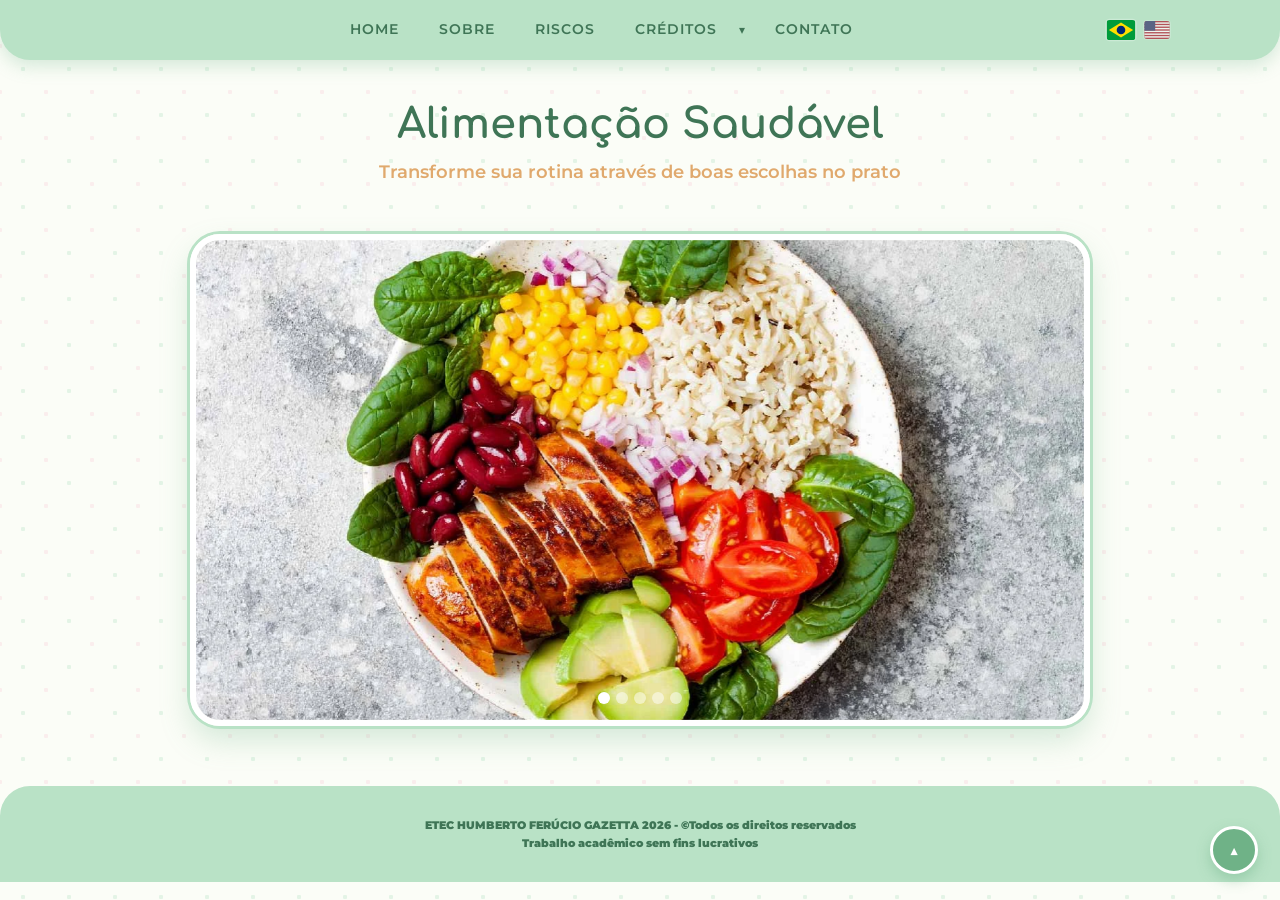
<file: index.html>
<!DOCTYPE html>
<html lang="pt-br">
<head>
    <meta charset="UTF-8">
    <meta name="viewport" content="width=device-width, initial-scale=1.0">
    <title>Alimentação Saudável - Portas Abertas</title>
    <link href="https://fonts.googleapis.com/css2?family=Cinzel:wght@400;700;900&family=Montserrat:wght@300;400;600;700&display=swap" rel="stylesheet">
    <link rel="icon" type="image/jpg" href="img/linkrel.jpg">
    <link href="https://cdn.jsdelivr.net/npm/bootstrap@5.3.3/dist/css/bootstrap.min.css" rel="stylesheet">
    <link rel="stylesheet" type="text/css" href="style.css">
</head>
<body> 

    <!-- Menu de Navegação -->
    <header class="menu" id="topo">
        <div class="center">
            <button type="button" class="menu-toggle" aria-label="Abrir menu de navegação" aria-expanded="false" aria-controls="menu-lista">
                <span class="barra"></span>
                <span class="barra"></span>
                <span class="barra"></span>
            </button>
            <ul id="menu-lista">
                <li><a href="index.html" target="iframeprincipal">HOME</a></li>
                <li><a href="sobre.html" target="iframeprincipal">SOBRE</a></li>
                <li><a href="problemas.html" target="iframeprincipal">RISCOS</a></li>
                <li class="menu-dropdown">
                    <span class="menu-item-wrapper">
                        <a href="creditos.html" target="iframeprincipal">CRÉDITOS</a>
                        <button type="button" class="seta-dropdown" aria-label="Mostrar submenu de créditos" aria-expanded="false">&#9662;</button>
                    </span>
                    <ul class="submenu">
                        <li><a href="creditos.html#painel-professores" target="iframeprincipal">Orientadores</a></li>
                        <li><a href="creditos.html#painel-alunos" target="iframeprincipal">Desenvolvedores</a></li>
                    </ul>
                </li>
                <li><a href="contato.html" target="iframeprincipal">CONTATO</a></li>
            </ul>
            <div class="menu-idiomas">
                <a href="index.html" class="bandeira-link ativa" title="Português (Brasil)" aria-label="Ver site em português"><svg viewBox="0 0 28 20" xmlns="http://www.w3.org/2000/svg" role="img" aria-hidden="true"><rect width="28" height="20" fill="#009B3A"/><polygon points="14,2.5 26,10 14,17.5 2,10" fill="#FEDF00"/><circle cx="14" cy="10" r="4.3" fill="#002776"/></svg></a>
                <a href="indexusa.html" class="bandeira-link" title="English (USA)" aria-label="View site in English"><svg viewBox="0 0 28 20" xmlns="http://www.w3.org/2000/svg" role="img" aria-hidden="true"><rect width="28" height="20" fill="#B22234"/><g fill="#ffffff"><rect y="1.54" width="28" height="1.54"/><rect y="4.62" width="28" height="1.54"/><rect y="7.69" width="28" height="1.54"/><rect y="10.77" width="28" height="1.54"/><rect y="13.85" width="28" height="1.54"/><rect y="16.92" width="28" height="1.54"/></g><rect width="12" height="10.77" fill="#3C3B6E"/></svg></a>
            </div>
        </div>
    </header>


    <!-- Banner Hero com Imagem e Apresentação -->
    <section class="hero-section hero-centralizado">
        <div class="hero-content">
            <h1 class="titulo">Alimentação Saudável</h1>
            <p class="subtitulo-hero">Transforme sua rotina através de boas escolhas no prato</p>
        </div>
        <div id="carrosselHero" class="carousel slide hero-carrossel" data-bs-ride="carousel">
            <div class="carousel-indicators">
                <button type="button" data-bs-target="#carrosselHero" data-bs-slide-to="0" class="active" aria-current="true" aria-label="Slide 1"></button>
                <button type="button" data-bs-target="#carrosselHero" data-bs-slide-to="1" aria-label="Slide 2"></button>
                <button type="button" data-bs-target="#carrosselHero" data-bs-slide-to="2" aria-label="Slide 3"></button>
                <button type="button" data-bs-target="#carrosselHero" data-bs-slide-to="3" aria-label="Slide 4"></button>
                <button type="button" data-bs-target="#carrosselHero" data-bs-slide-to="4" aria-label="Slide 5"></button>
            </div>
            <div class="carousel-inner">
                <div class="carousel-item active">
                    <img src="img/carrossel1.jpg" class="d-block w-100" alt="Foto 1 - alimentação saudável">
                </div>
                <div class="carousel-item">
                    <img src="img/carrossel2.jpg" class="d-block w-100" alt="Foto 2 - alimentação saudável">
                </div>
                <div class="carousel-item">
                    <img src="img/carrossel3.jpg" class="d-block w-100" alt="Foto 3 - alimentação saudável">
                </div>
                <div class="carousel-item">
                    <img src="img/carrossel4.jpg" class="d-block w-100" alt="Foto 4 - alimentação saudável">
                </div>
                <div class="carousel-item">
                    <img src="img/carrossel5.jpg" class="d-block w-100" alt="Foto 5 - alimentação saudável">
                </div>
            </div>
            <button class="carousel-control-prev" type="button" data-bs-target="#carrosselHero" data-bs-slide="prev">
                <span class="carousel-control-prev-icon" aria-hidden="true"></span>
                <span class="visually-hidden">Anterior</span>
            </button>
            <button class="carousel-control-next" type="button" data-bs-target="#carrosselHero" data-bs-slide="next">
                <span class="carousel-control-next-icon" aria-hidden="true"></span>
                <span class="visually-hidden">Próximo</span>
            </button>
        </div>
    </section>

    <!-- Rodapé -->
    <footer>
        <div class="footer-center">
            <h5><strong>ETEC HUMBERTO FERÚCIO GAZETTA 2026 - &copyTodos os direitos reservados<br> 
                Trabalho acadêmico sem fins lucrativos<h5>
        </div>
    </footer>

    <!-- Script do Submenu (Dropdown) de Créditos -->
    <script>
        (function () {
            var itemDropdown = document.querySelector('.menu-dropdown');
            var botaoSeta = document.querySelector('.seta-dropdown');

            if (!itemDropdown || !botaoSeta) return;

            function fecharDropdown() {
                itemDropdown.classList.remove('aberto');
                botaoSeta.setAttribute('aria-expanded', 'false');
            }

            botaoSeta.addEventListener('click', function (evento) {
                evento.preventDefault();
                evento.stopPropagation();
                var estaAberto = itemDropdown.classList.toggle('aberto');
                botaoSeta.setAttribute('aria-expanded', estaAberto ? 'true' : 'false');
            });

            document.addEventListener('click', function (evento) {
                if (!itemDropdown.contains(evento.target)) {
                    fecharDropdown();
                }
            });

            document.addEventListener('keydown', function (evento) {
                if (evento.key === 'Escape') {
                    fecharDropdown();
                }
            });
        })();
    </script>

    <!-- Botão Voltar ao Topo -->
    <button type="button" id="btn-topo" class="btn-topo" aria-label="Voltar ao topo">&#9650;</button>

    <script>
        (function () {
            var btnTopo = document.getElementById('btn-topo');
            var cabecalho = document.getElementById('topo');

            // Na home a seta fica sempre visível (a página é curta e quase não rola)
            btnTopo.classList.add('visivel');

            btnTopo.addEventListener('click', function () {
                window.scrollTo({ top: 0, behavior: 'smooth' });
                if (cabecalho && typeof cabecalho.focus === 'function') {
                    cabecalho.setAttribute('tabindex', '-1');
                    cabecalho.focus({ preventScroll: true });
                }
            });
        })();
    </script>

    <script src="https://cdn.jsdelivr.net/npm/bootstrap@5.3.3/dist/js/bootstrap.bundle.min.js"></script>

    <!-- Script do Menu Hambúrguer (celular) -->
    <script>
        (function () {
            var menu = document.getElementById('topo');
            var botao = menu ? menu.querySelector('.menu-toggle') : null;
            if (!menu || !botao) return;

            function fecharMenu() {
                menu.classList.remove('menu-aberto');
                botao.setAttribute('aria-expanded', 'false');
            }

            botao.addEventListener('click', function (evento) {
                evento.stopPropagation();
                var aberto = menu.classList.toggle('menu-aberto');
                botao.setAttribute('aria-expanded', aberto ? 'true' : 'false');
            });

            // Clicar fora do menu fecha
            document.addEventListener('click', function (evento) {
                if (!menu.contains(evento.target)) {
                    fecharMenu();
                }
            });

            // ESC fecha
            document.addEventListener('keydown', function (evento) {
                if (evento.key === 'Escape') {
                    fecharMenu();
                }
            });

            // Se a tela voltar a ser grande (ex.: girar o celular), fecha o menu
            window.addEventListener('resize', function () {
                if (window.innerWidth > 768) {
                    fecharMenu();
                }
            });
        })();
    </script>

</body>
</html>
</file>
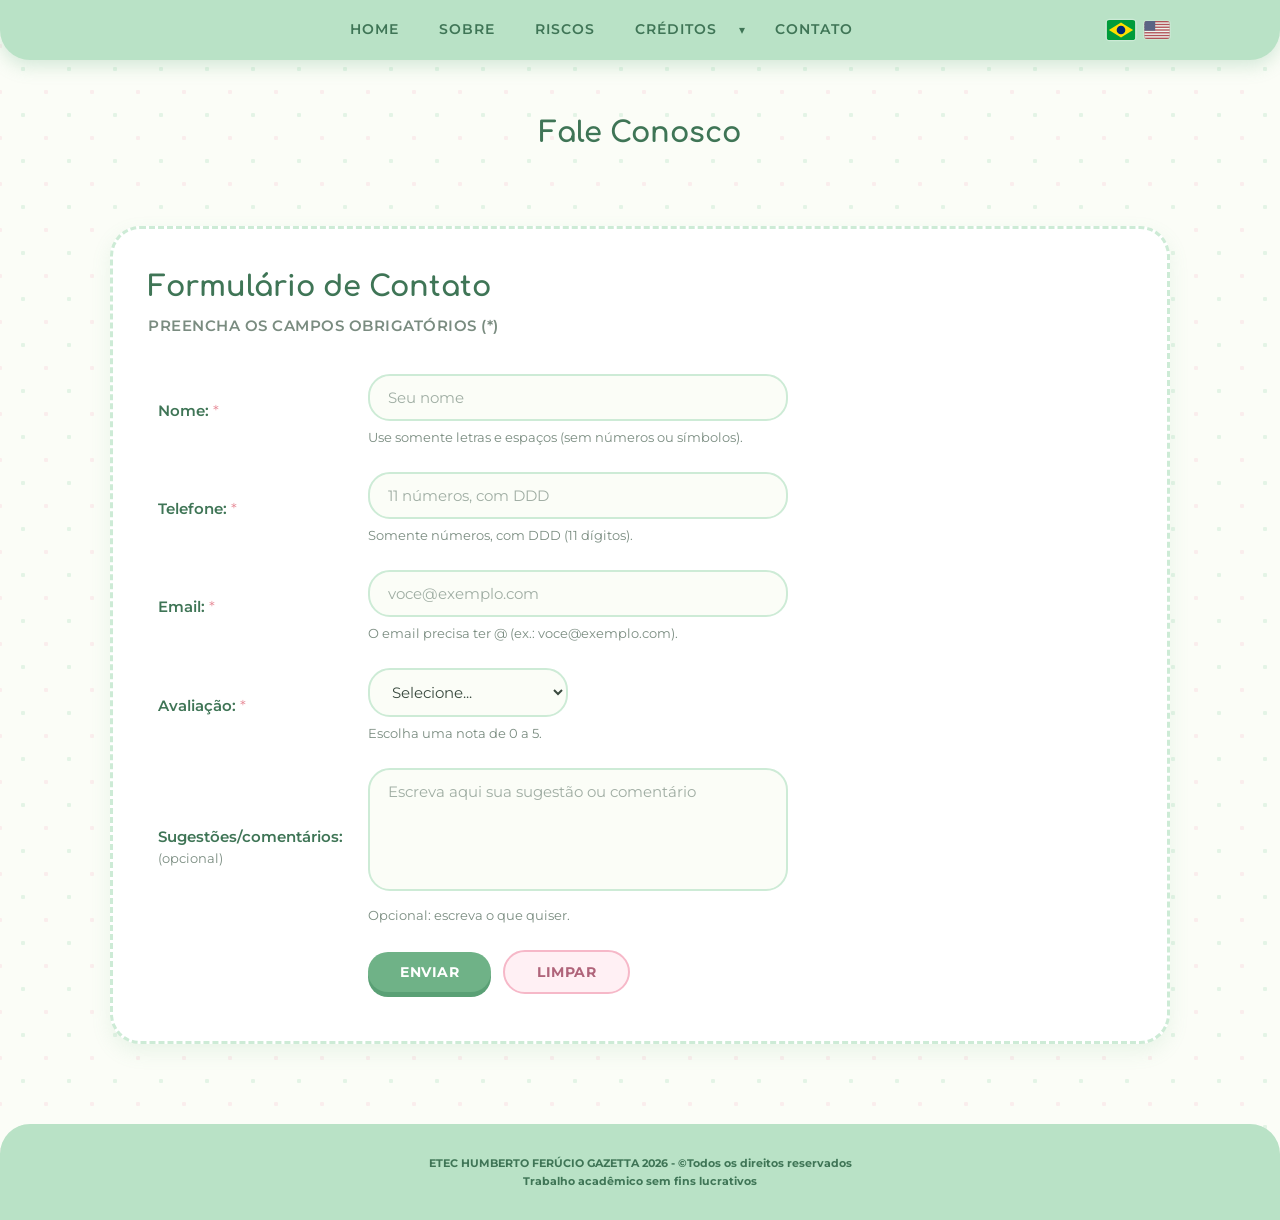
<file: contato.html>
<!DOCTYPE html>
<html lang="pt-br">
<head>
    <meta charset="UTF-8">
    <meta name="viewport" content="width=device-width, initial-scale=1.0">
    <title>Contato - Alimentação Saudável</title>
    <link href="https://fonts.googleapis.com/css2?family=Cinzel:wght@400;700;900&family=Montserrat:wght@300;400;600;700&display=swap" rel="stylesheet">
    <link rel="icon" type="image/jpg" href="img/linkrel.jpg">
    <link rel="stylesheet" type="text/css" href="style.css">
</head>
<body>

    <!-- Menu de Navegação Superior -->
    <header class="menu" id="topo">
        <div class="center">
            <button type="button" class="menu-toggle" aria-label="Abrir menu de navegação" aria-expanded="false" aria-controls="menu-lista">
                <span class="barra"></span>
                <span class="barra"></span>
                <span class="barra"></span>
            </button>
            <ul id="menu-lista">
                <li><a href="index.html" target="iframeprincipal">HOME</a></li>
                <li><a href="sobre.html" target="iframeprincipal">SOBRE</a></li>
                <li><a href="problemas.html" target="iframeprincipal">RISCOS</a></li>
                <li class="menu-dropdown">
                    <span class="menu-item-wrapper">
                        <a href="creditos.html" target="iframeprincipal">CRÉDITOS</a>
                        <button type="button" class="seta-dropdown" aria-label="Mostrar submenu de créditos" aria-expanded="false">&#9662;</button>
                    </span>
                    <ul class="submenu">
                        <li><a href="creditos.html#painel-professores" target="iframeprincipal">Orientadores</a></li>
                        <li><a href="creditos.html#painel-alunos" target="iframeprincipal">Desenvolvedores</a></li>
                    </ul>
                </li>
                <li><a href="contato.html" target="iframeprincipal">CONTATO</a></li>
            </ul>
            <div class="menu-idiomas">
                <a href="contato.html" class="bandeira-link ativa" title="Português (Brasil)" aria-label="Ver site em português"><svg viewBox="0 0 28 20" xmlns="http://www.w3.org/2000/svg" role="img" aria-hidden="true"><rect width="28" height="20" fill="#009B3A"/><polygon points="14,2.5 26,10 14,17.5 2,10" fill="#FEDF00"/><circle cx="14" cy="10" r="4.3" fill="#002776"/></svg></a>
                <a href="contatousa.html" class="bandeira-link" title="English (USA)" aria-label="View site in English"><svg viewBox="0 0 28 20" xmlns="http://www.w3.org/2000/svg" role="img" aria-hidden="true"><rect width="28" height="20" fill="#B22234"/><g fill="#ffffff"><rect y="1.54" width="28" height="1.54"/><rect y="4.62" width="28" height="1.54"/><rect y="7.69" width="28" height="1.54"/><rect y="10.77" width="28" height="1.54"/><rect y="13.85" width="28" height="1.54"/><rect y="16.92" width="28" height="1.54"/></g><rect width="12" height="10.77" fill="#3C3B6E"/></svg></a>
            </div>
        </div>
    </header>

    <!-- Conteúdo Principal -->
    <main class="conteudo-principal">

        <section class="secao-header centro titulo-contato">
            <h2>Fale Conosco</h2>
        </section>

        <section class="secao-destaque">
            <div class="secao-header">
                <h2>Formulário de Contato</h2>
                <p class="subtitulo-secao">Preencha os campos obrigatórios (*)</p>
            </div>

            <form name="formContato" onsubmit="return processaform()" method="post">
                <table border="0" cellpadding="8" cellspacing="0" class="tabela-contato">
                    <tr>
                        <td><label for="nome"><b>Nome:</b> <span class="obrigatorio">*</span></label></td>
                        <td><input type="text" id="nome" name="nome" size="30" maxlength="60" placeholder="Seu nome" required>
                            <span class="dica" id="dica-nome" aria-live="polite"></span>
                        </td>
                    </tr>
                    <tr>
                        <td><label for="telefone"><b>Telefone:</b> <span class="obrigatorio">*</span></label></td>
                        <td><input type="text" id="telefone" name="telefone" size="20" maxlength="11" inputmode="numeric" placeholder="11 números, com DDD" required>
                            <span class="dica" id="dica-telefone" aria-live="polite"></span>
                        </td>
                    </tr>
                    <tr>
                        <td><label for="email"><b>Email:</b> <span class="obrigatorio">*</span></label></td>
                        <td><input type="text" id="email" name="email" size="30" maxlength="60" placeholder="voce@exemplo.com" required>
                            <span class="dica" id="dica-email" aria-live="polite"></span>
                        </td>
                    </tr>
                    <tr>
                        <td><label for="avaliacao"><b>Avaliação:</b> <span class="obrigatorio">*</span></label></td>
                        <td>
                            <select id="avaliacao" name="avaliacao" required>
                                <option value="">Selecione...</option>
                                <option value="0">0</option>
                                <option value="1">1</option>
                                <option value="2">2</option>
                                <option value="3">3</option>
                                <option value="4">4</option>
                                <option value="5">5</option>
                            </select>
                            <span class="dica" id="dica-avaliacao" aria-live="polite"></span>
                        </td>
                    </tr>
                    <tr>
                        <td valign="top"><label for="obs"><b>Sugestões/comentários:</b></label> <span class="opcional">(opcional)</span></td>
                        <td><textarea id="obs" name="obs" rows="5" cols="40" placeholder="Escreva aqui sua sugestão ou comentário" style="resize: none;"></textarea>
                            <span class="dica" id="dica-obs" aria-live="polite"></span>
                        </td>
                    </tr>
                    <tr>
                        <td></td>
                        <td>
                            <input type="submit" value="Enviar" class="botao-enviar" onclick="return validar()">
                            &nbsp;
                            <input type="reset" value="Limpar" class="botao-limpar">
                        </td>
                    </tr>
                </table>
            </form>
        </section>

    </main>

    <!-- Rodapé -->
    <footer>
        <div class="footer-center">
            <h5><strong>ETEC HUMBERTO FERÚCIO GAZETTA 2026 - &copyTodos os direitos reservados<br> 
                Trabalho acadêmico sem fins lucrativos </strong></h5>
            
        </div>
    </footer>

    <!-- Script do Submenu (Dropdown) de Créditos -->
    <script>
        (function () {
            var itemDropdown = document.querySelector('.menu-dropdown');
            var botaoSeta = document.querySelector('.seta-dropdown');

            if (!itemDropdown || !botaoSeta) return;

            function fecharDropdown() {
                itemDropdown.classList.remove('aberto');
                botaoSeta.setAttribute('aria-expanded', 'false');
            }

            botaoSeta.addEventListener('click', function (evento) {
                evento.preventDefault();
                evento.stopPropagation();
                var estaAberto = itemDropdown.classList.toggle('aberto');
                botaoSeta.setAttribute('aria-expanded', estaAberto ? 'true' : 'false');
            });

            document.addEventListener('click', function (evento) {
                if (!itemDropdown.contains(evento.target)) {
                    fecharDropdown();
                }
            });

            document.addEventListener('keydown', function (evento) {
                if (evento.key === 'Escape') {
                    fecharDropdown();
                }
            });
        })();
    </script>

    <!-- Botão Voltar ao Topo -->
    <button type="button" id="btn-topo" class="btn-topo" aria-label="Voltar ao topo">&#9650;</button>

    <script>
        (function () {
            var btnTopo = document.getElementById('btn-topo');
            var cabecalho = document.getElementById('topo');

            function verificarScroll() {
                // Quanto a página ainda consegue rolar (em telas grandes, a página de contato é curta)
                var rolavel = document.documentElement.scrollHeight - window.innerHeight;
                // Aparece depois de 250px; em páginas curtas, na metade do que dá para rolar
                var limite = Math.max(30, Math.min(250, rolavel / 2));

                if (rolavel > 40 && window.scrollY > limite) {
                    btnTopo.classList.add('visivel');
                } else {
                    btnTopo.classList.remove('visivel');
                }
            }

            window.addEventListener('scroll', verificarScroll);
            window.addEventListener('resize', verificarScroll);
            verificarScroll();

            btnTopo.addEventListener('click', function () {
                window.scrollTo({ top: 0, behavior: 'smooth' });
                if (cabecalho && typeof cabecalho.focus === 'function') {
                    cabecalho.setAttribute('tabindex', '-1');
                    cabecalho.focus({ preventScroll: true });
                }
            });
        })();
    </script>

    <!-- Script de Validação do Formulário -->
    <script>

        // ---------- Mensagens de ajuda em tempo real (embaixo de cada campo) ----------
        // tipo: '' (cinza, informação), 'erro' (vermelho) ou 'ok' (verde)
        function mostrarDica(id, texto, tipo) {
            var el = document.getElementById(id);
            el.textContent = texto;
            el.className = 'dica' + (tipo ? ' ' + tipo : '');
        }

        var DICAS = {
            nome:      'Use somente letras e espaços (sem números ou símbolos).',
            telefone:  'Somente números, com DDD (11 dígitos).',
            email:     'O email precisa ter @ (ex.: voce@exemplo.com).',
            obs:       'Opcional: escreva o que quiser.',
            avaliacao: 'Escolha uma nota de 0 a 5.'
        };

        function dicasIniciais() {
            mostrarDica('dica-nome', DICAS.nome);
            mostrarDica('dica-telefone', DICAS.telefone);
            mostrarDica('dica-email', DICAS.email);
            mostrarDica('dica-obs', DICAS.obs);
            mostrarDica('dica-avaliacao', DICAS.avaliacao);
        }
        dicasIniciais();

        // Ao limpar o formulário, as mensagens voltam ao começo
        formContato.addEventListener('reset', function () {
            setTimeout(dicasIniciais, 0);
        });

        // Nome: impede números e símbolos e avisa na hora
        formContato.nome.addEventListener('input', function () {
            var limpo = this.value.replace(/[^A-Za-zÀ-ÖØ-öø-ÿ\s]/g, '');
            var removeu = limpo !== this.value;
            this.value = limpo;

            if (removeu) {
                mostrarDica('dica-nome', 'Números e símbolos não podem! Use só letras.', 'erro');
            } else if (limpo.trim() !== '') {
                mostrarDica('dica-nome', 'Nome válido.', 'ok');
            } else {
                mostrarDica('dica-nome', DICAS.nome);
            }
        });

        // Telefone: só números, no máximo 11, com contador
        formContato.telefone.addEventListener('input', function () {
            var soNumeros = this.value.replace(/\D/g, '');
            var tinhaOutraCoisa = soNumeros !== this.value;
            var digitos = soNumeros.slice(0, 11);
            this.value = digitos;

            if (tinhaOutraCoisa) {
                mostrarDica('dica-telefone', 'Só números! Letras, espaços e símbolos não podem.', 'erro');
            } else if (soNumeros.length > 11) {
                mostrarDica('dica-telefone', 'O telefone tem no máximo 11 dígitos.', 'erro');
            } else if (digitos.length === 11) {
                mostrarDica('dica-telefone', 'Telefone completo (11 dígitos).', 'ok');
            } else if (digitos.length > 0) {
                mostrarDica('dica-telefone', digitos.length + ' de 11 dígitos.');
            } else {
                mostrarDica('dica-telefone', DICAS.telefone);
            }
        });

        // Telefone: avisa quando tenta digitar depois do 11º número
        formContato.telefone.addEventListener('keydown', function (evento) {
            if (/^\d$/.test(evento.key) && this.value.length >= 11 && this.selectionStart === this.selectionEnd) {
                mostrarDica('dica-telefone', 'Limite de 11 dígitos atingido.', 'erro');
            }
        });

        // Email: confirma quando tem @ e avisa se sair do campo sem ele
        formContato.email.addEventListener('input', function () {
            if (this.value.indexOf('@') !== -1) {
                mostrarDica('dica-email', 'Tem @, tudo certo.', 'ok');
            } else {
                mostrarDica('dica-email', DICAS.email);
            }
        });

        formContato.email.addEventListener('blur', function () {
            if (this.value.trim() !== '' && this.value.indexOf('@') === -1) {
                mostrarDica('dica-email', 'Falta o @ no email.', 'erro');
            }
        });

        // Avaliação: mostra a nota escolhida
        formContato.avaliacao.addEventListener('change', function () {
            if (this.value === '') {
                mostrarDica('dica-avaliacao', DICAS.avaliacao);
            } else {
                mostrarDica('dica-avaliacao', 'Você deu nota ' + this.value + '.', 'ok');
            }
        });

        function validar() {
            var nome     = formContato.nome.value.trim();
            var telefone = formContato.telefone.value.trim();
            var email    = formContato.email.value.trim();

            var regexNome     = /^[A-Za-zÀ-ÖØ-öø-ÿ\s]+$/;
            var regexTelefone = /^[0-9]{11}$/;

            if (nome == "" || !regexNome.test(nome)) {
                alert('Por favor, preencha um nome válido (somente letras)! (๑>ᴗ<๑)');
                formContato.nome.focus();
                return false;
            }
            if (telefone == "" || !regexTelefone.test(telefone)) {
                alert('Por favor, preencha um telefone válido com 11 números! (๑>ᴗ<๑)');
                formContato.telefone.focus();
                return false;
            }
            if (email == "" || email.indexOf('@') === -1) {
                alert('Por favor, preencha um email válido (deve conter @)! (๑>ᴗ<๑)');
                formContato.email.focus();
                return false;
            }
            if (formContato.avaliacao.value === "") {
                mostrarDica('dica-avaliacao', 'Escolha uma nota de 0 a 5.', 'erro');
                alert('Por favor, escolha uma nota de 0 a 5! (๑>ᴗ<๑)');
                formContato.avaliacao.focus();
                return false;
            }
            return true;
        }

        function processaform() {
            if (validar()) {
                alert('Mensagem enviada com sucesso! Obrigado pelo contato. ~(=^‥^)_旦~');
                formContato.reset();
            }
            return false;
        }

    </script>

    
    <!-- Script do Menu Hambúrguer (celular) -->
    <script>
        (function () {
            var menu = document.getElementById('topo');
            var botao = menu ? menu.querySelector('.menu-toggle') : null;
            if (!menu || !botao) return;

            function fecharMenu() {
                menu.classList.remove('menu-aberto');
                botao.setAttribute('aria-expanded', 'false');
            }

            botao.addEventListener('click', function (evento) {
                evento.stopPropagation();
                var aberto = menu.classList.toggle('menu-aberto');
                botao.setAttribute('aria-expanded', aberto ? 'true' : 'false');
            });

            // Clicar fora do menu fecha
            document.addEventListener('click', function (evento) {
                if (!menu.contains(evento.target)) {
                    fecharMenu();
                }
            });

            // ESC fecha
            document.addEventListener('keydown', function (evento) {
                if (evento.key === 'Escape') {
                    fecharMenu();
                }
            });

            // Se a tela voltar a ser grande (ex.: girar o celular), fecha o menu
            window.addEventListener('resize', function () {
                if (window.innerWidth > 768) {
                    fecharMenu();
                }
            });
        })();
    </script>

</body>
</html>
</file>
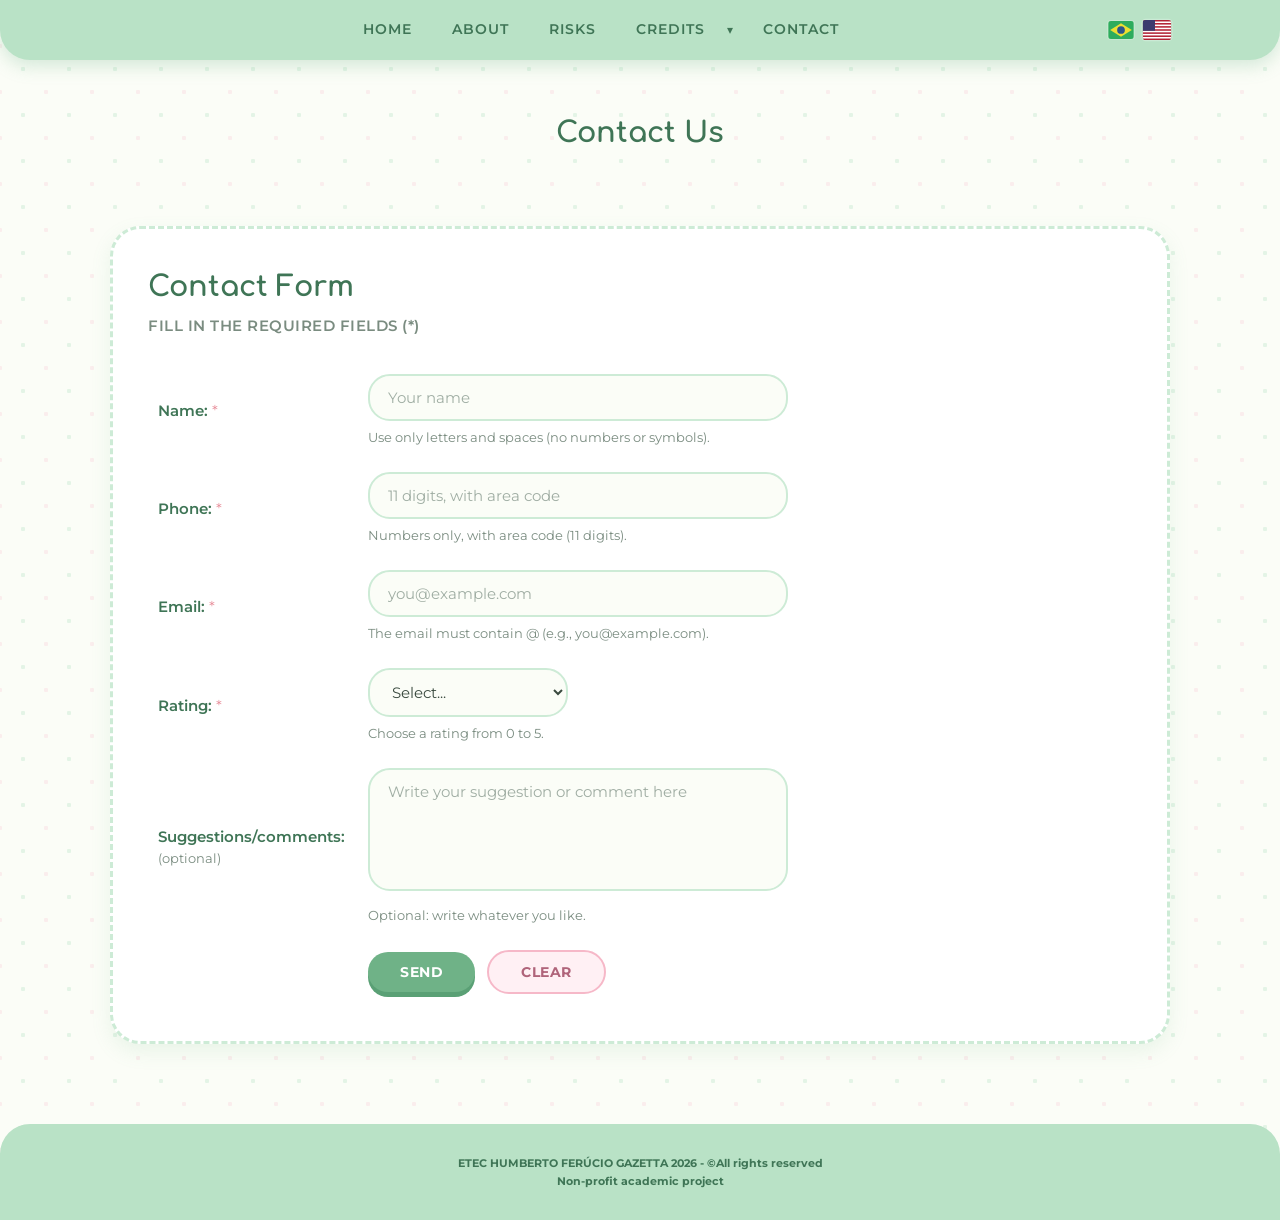
<file: contatousa.html>
<!DOCTYPE html>
<html lang="en">
<head>
    <meta charset="UTF-8">
    <meta name="viewport" content="width=device-width, initial-scale=1.0">
    <title>Contact - Healthy Eating</title>
    <link href="https://fonts.googleapis.com/css2?family=Cinzel:wght@400;700;900&family=Montserrat:wght@300;400;600;700&display=swap" rel="stylesheet">
    <link rel="icon" type="image/jpg" href="img/linkrel.jpg">
    <link rel="stylesheet" type="text/css" href="style.css">
</head>
<body>

    <!-- Menu de Navegação Superior -->
    <header class="menu" id="topo">
        <div class="center">
            <button type="button" class="menu-toggle" aria-label="Open navigation menu" aria-expanded="false" aria-controls="menu-lista">
                <span class="barra"></span>
                <span class="barra"></span>
                <span class="barra"></span>
            </button>
            <ul id="menu-lista">
                <li><a href="indexusa.html" target="iframeprincipal">HOME</a></li>
                <li><a href="sobreusa.html" target="iframeprincipal">ABOUT</a></li>
                <li><a href="problemasusa.html" target="iframeprincipal">RISKS</a></li>
                <li class="menu-dropdown">
                    <span class="menu-item-wrapper">
                        <a href="creditosusa.html" target="iframeprincipal">CREDITS</a>
                        <button type="button" class="seta-dropdown" aria-label="Show credits submenu" aria-expanded="false">&#9662;</button>
                    </span>
                    <ul class="submenu">
                        <li><a href="creditosusa.html#painel-professores" target="iframeprincipal">Advisors</a></li>
                        <li><a href="creditosusa.html#painel-alunos" target="iframeprincipal">Developers</a></li>
                    </ul>
                </li>
                <li><a href="contatousa.html" target="iframeprincipal">CONTACT</a></li>
            </ul>
            <div class="menu-idiomas">
                <a href="contato.html" class="bandeira-link" title="Português (Brasil)" aria-label="View site in Portuguese"><svg viewBox="0 0 28 20" xmlns="http://www.w3.org/2000/svg" role="img" aria-hidden="true"><rect width="28" height="20" fill="#009B3A"/><polygon points="14,2.5 26,10 14,17.5 2,10" fill="#FEDF00"/><circle cx="14" cy="10" r="4.3" fill="#002776"/></svg></a>
                <a href="contatousa.html" class="bandeira-link ativa" title="English (USA)" aria-label="View site in English"><svg viewBox="0 0 28 20" xmlns="http://www.w3.org/2000/svg" role="img" aria-hidden="true"><rect width="28" height="20" fill="#B22234"/><g fill="#ffffff"><rect y="1.54" width="28" height="1.54"/><rect y="4.62" width="28" height="1.54"/><rect y="7.69" width="28" height="1.54"/><rect y="10.77" width="28" height="1.54"/><rect y="13.85" width="28" height="1.54"/><rect y="16.92" width="28" height="1.54"/></g><rect width="12" height="10.77" fill="#3C3B6E"/></svg></a>
            </div>
        </div>
    </header>

    <!-- Conteúdo Principal -->
    <main class="conteudo-principal">

        <section class="secao-header centro titulo-contato">
            <h2>Contact Us</h2>
        </section>

        <section class="secao-destaque">
            <div class="secao-header">
                <h2>Contact Form</h2>
                <p class="subtitulo-secao">Fill in the required fields (*)</p>
            </div>

            <form name="formContato" onsubmit="return processaform()" method="post">
                <table border="0" cellpadding="8" cellspacing="0" class="tabela-contato">
                    <tr>
                        <td><label for="nome"><b>Name:</b> <span class="obrigatorio">*</span></label></td>
                        <td><input type="text" id="nome" name="nome" size="30" maxlength="60" placeholder="Your name" required>
                            <span class="dica" id="dica-nome" aria-live="polite"></span>
                        </td>
                    </tr>
                    <tr>
                        <td><label for="telefone"><b>Phone:</b> <span class="obrigatorio">*</span></label></td>
                        <td><input type="text" id="telefone" name="telefone" size="20" maxlength="11" inputmode="numeric" placeholder="11 digits, with area code" required>
                            <span class="dica" id="dica-telefone" aria-live="polite"></span>
                        </td>
                    </tr>
                    <tr>
                        <td><label for="email"><b>Email:</b> <span class="obrigatorio">*</span></label></td>
                        <td><input type="text" id="email" name="email" size="30" maxlength="60" placeholder="you@example.com" required>
                            <span class="dica" id="dica-email" aria-live="polite"></span>
                        </td>
                    </tr>
                    <tr>
                        <td><label for="avaliacao"><b>Rating:</b> <span class="obrigatorio">*</span></label></td>
                        <td>
                            <select id="avaliacao" name="avaliacao" required>
                                <option value="">Select...</option>
                                <option value="0">0</option>
                                <option value="1">1</option>
                                <option value="2">2</option>
                                <option value="3">3</option>
                                <option value="4">4</option>
                                <option value="5">5</option>
                            </select>
                            <span class="dica" id="dica-avaliacao" aria-live="polite"></span>
                        </td>
                    </tr>
                    <tr>
                        <td valign="top"><label for="obs"><b>Suggestions/comments:</b></label> <span class="opcional">(optional)</span></td>
                        <td><textarea id="obs" name="obs" rows="5" cols="40" placeholder="Write your suggestion or comment here" style="resize: none;"></textarea>
                            <span class="dica" id="dica-obs" aria-live="polite"></span>
                        </td>
                    </tr>
                    <tr>
                        <td></td>
                        <td>
                            <input type="submit" value="Send" class="botao-enviar" onclick="return validar()">
                            &nbsp;
                            <input type="reset" value="Clear" class="botao-limpar">
                        </td>
                    </tr>
                </table>
            </form>
        </section>

    </main>

    <!-- Rodapé -->
    <footer>
        <div class="footer-center">
            <h5><strong>ETEC HUMBERTO FERÚCIO GAZETTA 2026 - &copyAll rights reserved<br> 
                Non-profit academic project </strong></h5>
            
        </div>
    </footer>

    <!-- Script do Submenu (Dropdown) de Créditos -->
    <script>
        (function () {
            var itemDropdown = document.querySelector('.menu-dropdown');
            var botaoSeta = document.querySelector('.seta-dropdown');

            if (!itemDropdown || !botaoSeta) return;

            function fecharDropdown() {
                itemDropdown.classList.remove('aberto');
                botaoSeta.setAttribute('aria-expanded', 'false');
            }

            botaoSeta.addEventListener('click', function (evento) {
                evento.preventDefault();
                evento.stopPropagation();
                var estaAberto = itemDropdown.classList.toggle('aberto');
                botaoSeta.setAttribute('aria-expanded', estaAberto ? 'true' : 'false');
            });

            document.addEventListener('click', function (evento) {
                if (!itemDropdown.contains(evento.target)) {
                    fecharDropdown();
                }
            });

            document.addEventListener('keydown', function (evento) {
                if (evento.key === 'Escape') {
                    fecharDropdown();
                }
            });
        })();
    </script>

    <!-- Botão Voltar ao Topo -->
    <button type="button" id="btn-topo" class="btn-topo" aria-label="Back to top">&#9650;</button>

    <script>
        (function () {
            var btnTopo = document.getElementById('btn-topo');
            var cabecalho = document.getElementById('topo');

            function verificarScroll() {
                // Quanto a página ainda consegue rolar (em telas grandes, a página de contato é curta)
                var rolavel = document.documentElement.scrollHeight - window.innerHeight;
                // Aparece depois de 250px; em páginas curtas, na metade do que dá para rolar
                var limite = Math.max(30, Math.min(250, rolavel / 2));

                if (rolavel > 40 && window.scrollY > limite) {
                    btnTopo.classList.add('visivel');
                } else {
                    btnTopo.classList.remove('visivel');
                }
            }

            window.addEventListener('scroll', verificarScroll);
            window.addEventListener('resize', verificarScroll);
            verificarScroll();

            btnTopo.addEventListener('click', function () {
                window.scrollTo({ top: 0, behavior: 'smooth' });
                if (cabecalho && typeof cabecalho.focus === 'function') {
                    cabecalho.setAttribute('tabindex', '-1');
                    cabecalho.focus({ preventScroll: true });
                }
            });
        })();
    </script>

    <!-- Script de Validação do Formulário -->
    <script>

        // ---------- Mensagens de ajuda em tempo real (embaixo de cada campo) ----------
        // tipo: '' (cinza, informação), 'erro' (vermelho) ou 'ok' (verde)
        function mostrarDica(id, texto, tipo) {
            var el = document.getElementById(id);
            el.textContent = texto;
            el.className = 'dica' + (tipo ? ' ' + tipo : '');
        }

        var DICAS = {
            nome:      'Use only letters and spaces (no numbers or symbols).',
            telefone:  'Numbers only, with area code (11 digits).',
            email:     'The email must contain @ (e.g., you@example.com).',
            obs:       'Optional: write whatever you like.',
            avaliacao: 'Choose a rating from 0 to 5.'
        };

        function dicasIniciais() {
            mostrarDica('dica-nome', DICAS.nome);
            mostrarDica('dica-telefone', DICAS.telefone);
            mostrarDica('dica-email', DICAS.email);
            mostrarDica('dica-obs', DICAS.obs);
            mostrarDica('dica-avaliacao', DICAS.avaliacao);
        }
        dicasIniciais();

        // Ao limpar o formulário, as mensagens voltam ao começo
        formContato.addEventListener('reset', function () {
            setTimeout(dicasIniciais, 0);
        });

        // Nome: impede números e símbolos e avisa na hora
        formContato.nome.addEventListener('input', function () {
            var limpo = this.value.replace(/[^A-Za-zÀ-ÖØ-öø-ÿ\s]/g, '');
            var removeu = limpo !== this.value;
            this.value = limpo;

            if (removeu) {
                mostrarDica('dica-nome', 'Numbers and symbols are not allowed! Use letters only.', 'erro');
            } else if (limpo.trim() !== '') {
                mostrarDica('dica-nome', 'Valid name.', 'ok');
            } else {
                mostrarDica('dica-nome', DICAS.nome);
            }
        });

        // Telefone: só números, no máximo 11, com contador
        formContato.telefone.addEventListener('input', function () {
            var soNumeros = this.value.replace(/\D/g, '');
            var tinhaOutraCoisa = soNumeros !== this.value;
            var digitos = soNumeros.slice(0, 11);
            this.value = digitos;

            if (tinhaOutraCoisa) {
                mostrarDica('dica-telefone', 'Numbers only! Letters, spaces, and symbols are not allowed.', 'erro');
            } else if (soNumeros.length > 11) {
                mostrarDica('dica-telefone', 'The phone number has at most 11 digits.', 'erro');
            } else if (digitos.length === 11) {
                mostrarDica('dica-telefone', 'Complete phone number (11 digits).', 'ok');
            } else if (digitos.length > 0) {
                mostrarDica('dica-telefone', digitos.length + ' of 11 digits.');
            } else {
                mostrarDica('dica-telefone', DICAS.telefone);
            }
        });

        // Telefone: avisa quando tenta digitar depois do 11º número
        formContato.telefone.addEventListener('keydown', function (evento) {
            if (/^\d$/.test(evento.key) && this.value.length >= 11 && this.selectionStart === this.selectionEnd) {
                mostrarDica('dica-telefone', 'Limit of 11 digits reached.', 'erro');
            }
        });

        // Email: confirma quando tem @ e avisa se sair do campo sem ele
        formContato.email.addEventListener('input', function () {
            if (this.value.indexOf('@') !== -1) {
                mostrarDica('dica-email', 'Has @, all good.', 'ok');
            } else {
                mostrarDica('dica-email', DICAS.email);
            }
        });

        formContato.email.addEventListener('blur', function () {
            if (this.value.trim() !== '' && this.value.indexOf('@') === -1) {
                mostrarDica('dica-email', 'The email is missing the @.', 'erro');
            }
        });

        // Avaliação: mostra a nota escolhida
        formContato.avaliacao.addEventListener('change', function () {
            if (this.value === '') {
                mostrarDica('dica-avaliacao', DICAS.avaliacao);
            } else {
                mostrarDica('dica-avaliacao', 'You gave a rating of ' + this.value + '.', 'ok');
            }
        });

        function validar() {
            var nome     = formContato.nome.value.trim();
            var telefone = formContato.telefone.value.trim();
            var email    = formContato.email.value.trim();

            var regexNome     = /^[A-Za-zÀ-ÖØ-öø-ÿ\s]+$/;
            var regexTelefone = /^[0-9]{11}$/;

            if (nome == "" || !regexNome.test(nome)) {
                alert('Please enter a valid name (letters only)! (๑>ᴗ<๑)');
                formContato.nome.focus();
                return false;
            }
            if (telefone == "" || !regexTelefone.test(telefone)) {
                alert('Please enter a valid phone number with 11 digits! (๑>ᴗ<๑)');
                formContato.telefone.focus();
                return false;
            }
            if (email == "" || email.indexOf('@') === -1) {
                alert('Please enter a valid email (it must contain @)! (๑>ᴗ<๑)');
                formContato.email.focus();
                return false;
            }
            if (formContato.avaliacao.value === "") {
                mostrarDica('dica-avaliacao', 'Choose a rating from 0 to 5.', 'erro');
                alert('Please choose a rating from 0 to 5! (๑>ᴗ<๑)');
                formContato.avaliacao.focus();
                return false;
            }
            return true;
        }

        function processaform() {
            if (validar()) {
                alert('Message sent successfully! Thank you for contacting us. ~(=^‥^)_旦~');
                formContato.reset();
            }
            return false;
        }

    </script>

    
    <!-- Script do Menu Hambúrguer (celular) -->
    <script>
        (function () {
            var menu = document.getElementById('topo');
            var botao = menu ? menu.querySelector('.menu-toggle') : null;
            if (!menu || !botao) return;

            function fecharMenu() {
                menu.classList.remove('menu-aberto');
                botao.setAttribute('aria-expanded', 'false');
            }

            botao.addEventListener('click', function (evento) {
                evento.stopPropagation();
                var aberto = menu.classList.toggle('menu-aberto');
                botao.setAttribute('aria-expanded', aberto ? 'true' : 'false');
            });

            // Clicar fora do menu fecha
            document.addEventListener('click', function (evento) {
                if (!menu.contains(evento.target)) {
                    fecharMenu();
                }
            });

            // ESC fecha
            document.addEventListener('keydown', function (evento) {
                if (evento.key === 'Escape') {
                    fecharMenu();
                }
            });

            // Se a tela voltar a ser grande (ex.: girar o celular), fecha o menu
            window.addEventListener('resize', function () {
                if (window.innerWidth > 768) {
                    fecharMenu();
                }
            });
        })();
    </script>

</body>
</html>
</file>
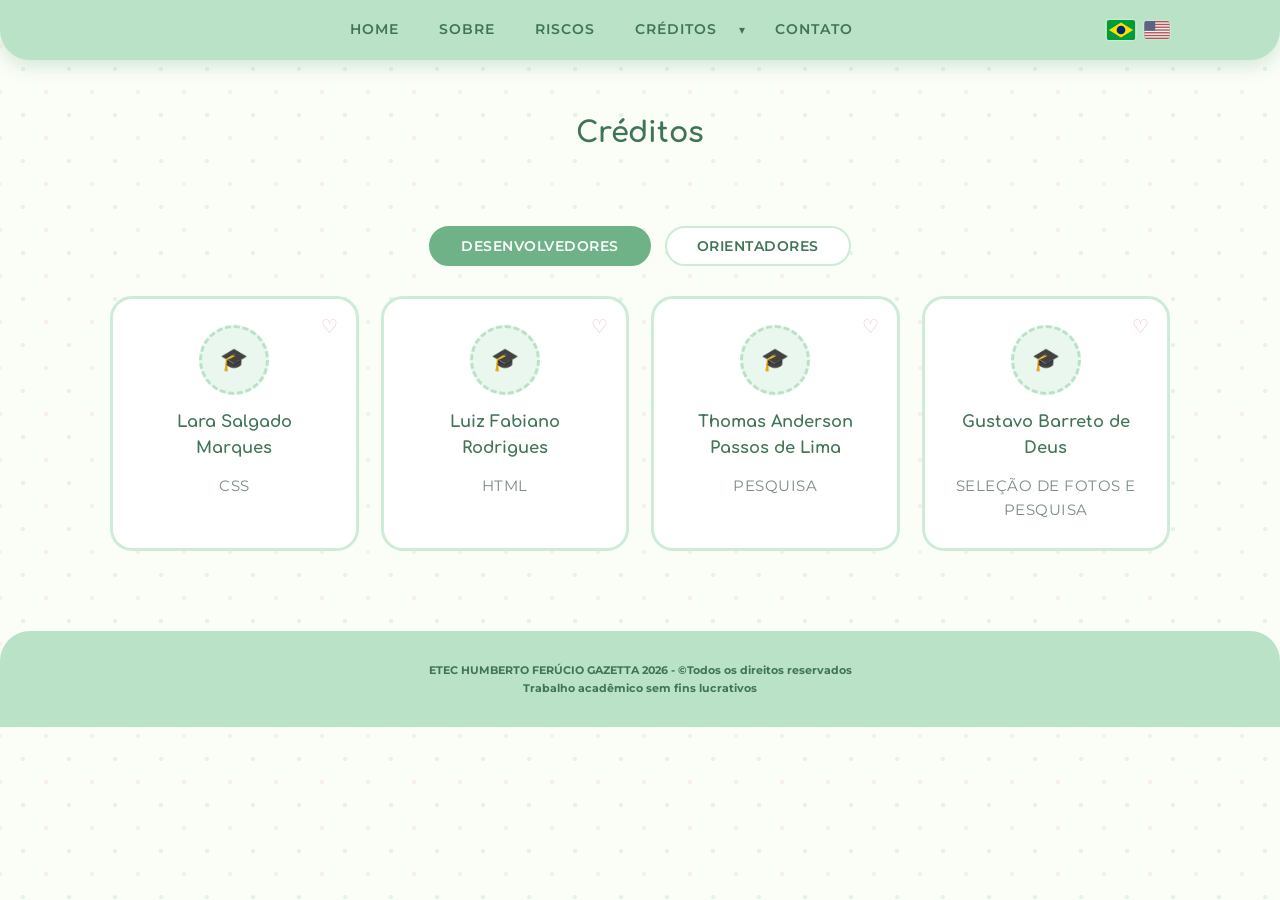
<file: creditos.html>
<!DOCTYPE html>
<html lang="pt-br">
<head>
    <meta charset="UTF-8">
    <meta name="viewport" content="width=device-width, initial-scale=1.0">
    <title>Créditos - Alimentação Saudável</title>
    <link href="https://fonts.googleapis.com/css2?family=Cinzel:wght@400;700;900&family=Montserrat:wght@300;400;600;700&display=swap" rel="stylesheet">
    <link rel="icon" type="image/jpg" href="img/linkrel.jpg">
    <link rel="stylesheet" type="text/css" href="style.css">
</head>
<body>

    <!-- Menu de Navegação Superior -->
    <header class="menu" id="topo">
        <div class="center">
            <button type="button" class="menu-toggle" aria-label="Abrir menu de navegação" aria-expanded="false" aria-controls="menu-lista">
                <span class="barra"></span>
                <span class="barra"></span>
                <span class="barra"></span>
            </button>
            <ul id="menu-lista">
                <li><a href="index.html" target="iframeprincipal">HOME</a></li>
                <li><a href="sobre.html" target="iframeprincipal">SOBRE</a></li>
                <li><a href="problemas.html" target="iframeprincipal">RISCOS</a></li>
                <li class="menu-dropdown">
                    <span class="menu-item-wrapper">
                        <a href="creditos.html" target="iframeprincipal">CRÉDITOS</a>
                        <button type="button" class="seta-dropdown" aria-label="Mostrar submenu de créditos" aria-expanded="false">&#9662;</button>
                    </span>
                    <ul class="submenu">
                        <li><a href="creditos.html#painel-professores" target="iframeprincipal">Orientadores</a></li>
                        <li><a href="creditos.html#painel-alunos" target="iframeprincipal">Desenvolvedores</a></li>
                    </ul>
                </li>
                <li><a href="contato.html" target="iframeprincipal">CONTATO</a></li>
            </ul>
            <div class="menu-idiomas">
                <a href="creditos.html" class="bandeira-link ativa" title="Português (Brasil)" aria-label="Ver site em português"><svg viewBox="0 0 28 20" xmlns="http://www.w3.org/2000/svg" role="img" aria-hidden="true"><rect width="28" height="20" fill="#009B3A"/><polygon points="14,2.5 26,10 14,17.5 2,10" fill="#FEDF00"/><circle cx="14" cy="10" r="4.3" fill="#002776"/></svg></a>
                <a href="creditosusa.html" class="bandeira-link" title="English (USA)" aria-label="View site in English"><svg viewBox="0 0 28 20" xmlns="http://www.w3.org/2000/svg" role="img" aria-hidden="true"><rect width="28" height="20" fill="#B22234"/><g fill="#ffffff"><rect y="1.54" width="28" height="1.54"/><rect y="4.62" width="28" height="1.54"/><rect y="7.69" width="28" height="1.54"/><rect y="10.77" width="28" height="1.54"/><rect y="13.85" width="28" height="1.54"/><rect y="16.92" width="28" height="1.54"/></g><rect width="12" height="10.77" fill="#3C3B6E"/></svg></a>
            </div>
        </div>
    </header>

    <!-- Conteúdo Principal -->
    <main class="conteudo-principal">

        <section class="secao-header centro titulo-contato">
            <h2>Créditos</h2>
        </section>

        <!-- Submenu Alunos / Professores -->
        <section>
            <div class="creditos-tabs">
                <button type="button" class="tab-creditos ativa" data-alvo="painel-alunos">Desenvolvedores</button>
                <button type="button" class="tab-creditos" data-alvo="painel-professores">Orientadores</button>
            </div>

            <!-- Painel Alunos -->
            <div id="painel-alunos" class="painel-creditos ativo">
                <div class="cards-grid creditos-grid">
                    <div class="card-item creditos-card">
                        <div class="creditos-avatar">🎓</div>
                        <h3>Lara Salgado Marques</h3>
                        <p class="creditos-funcao">CSS</p>
                    </div>
                    <div class="card-item creditos-card">
                        <div class="creditos-avatar">🎓</div>
                        <h3>Luiz Fabiano Rodrigues</h3>
                        <p class="creditos-funcao">HTML</p>
                    </div>
                    <div class="card-item creditos-card">
                        <div class="creditos-avatar">🎓</div>
                        <h3>Thomas Anderson Passos de Lima</h3>
                        <p class="creditos-funcao">Pesquisa</p>
                    </div>
                    <div class="card-item creditos-card">
                        <div class="creditos-avatar">🎓</div>
                        <h3>Gustavo Barreto de Deus</h3>
                        <p class="creditos-funcao">Seleção de fotos e pesquisa</p>
                    </div>
                </div>
            </div>

            <!-- Painel Professores -->
            <div id="painel-professores" class="painel-creditos">
                <div class="cards-grid creditos-grid">
                    <div class="card-item creditos-card">
                        <div class="creditos-avatar">📜</div>
                        <h3>Profª Célia Aparecida Barufaldi</h3>
                        <p class="creditos-funcao">Tecnóloga em Processamento de Dados<br>
                            Especialista em Análise de Sistemas<br>
                            Especialista em Redes de Computadores</p>
                    </div>
                    <div class="card-item creditos-card">
                        <div class="creditos-avatar">📜</div>
                        <h3>Profª Bruna Cação Ribeiro</h3>
                        <p class="creditos-funcao">Licenciatura em Letras Português e Inglês</p>
                    </div>
                    <div class="card-item creditos-card">
                        <div class="creditos-avatar">📜</div>
                        <h3>Prof.Ricardo Matias de Oliveira</h3>
                        <p class="creditos-funcao">Licenciatura em Letras Inglês, Português e Espanhol
                            Pedagogia
                            Gestão Empresarial</p>
                    </div>
                </div>
            </div>
        </section>

       

    </main>

    <!-- Rodapé -->
    <footer>
        <div class="footer-center">
            <h5><strong>ETEC HUMBERTO FERÚCIO GAZETTA 2026 - &copyTodos os direitos reservados<br> 
                Trabalho acadêmico sem fins lucrativos<h5>
        </div>
    </footer>

    <!-- Script do Submenu (Dropdown) de Créditos -->
    <script>
        (function () {
            var itemDropdown = document.querySelector('.menu-dropdown');
            var botaoSeta = document.querySelector('.seta-dropdown');

            if (!itemDropdown || !botaoSeta) return;

            function fecharDropdown() {
                itemDropdown.classList.remove('aberto');
                botaoSeta.setAttribute('aria-expanded', 'false');
            }

            botaoSeta.addEventListener('click', function (evento) {
                evento.preventDefault();
                evento.stopPropagation();
                var estaAberto = itemDropdown.classList.toggle('aberto');
                botaoSeta.setAttribute('aria-expanded', estaAberto ? 'true' : 'false');
            });

            document.addEventListener('click', function (evento) {
                if (!itemDropdown.contains(evento.target)) {
                    fecharDropdown();
                }
            });

            document.addEventListener('keydown', function (evento) {
                if (evento.key === 'Escape') {
                    fecharDropdown();
                }
            });
        })();
    </script>

    <!-- Botão Voltar ao Topo -->
    <button type="button" id="btn-topo" class="btn-topo" aria-label="Voltar ao topo">&#9650;</button>

    <script>
        (function () {
            var btnTopo = document.getElementById('btn-topo');
            var cabecalho = document.getElementById('topo');

            function verificarScroll() {
                if (window.scrollY > 250) {
                    btnTopo.classList.add('visivel');
                } else {
                    btnTopo.classList.remove('visivel');
                }
            }

            window.addEventListener('scroll', verificarScroll);
            verificarScroll();

            btnTopo.addEventListener('click', function () {
                window.scrollTo({ top: 0, behavior: 'smooth' });
                if (cabecalho && typeof cabecalho.focus === 'function') {
                    cabecalho.setAttribute('tabindex', '-1');
                    cabecalho.focus({ preventScroll: true });
                }
            });
        })();
    </script>

    <!-- Script do Submenu Alunos / Professores (dentro da página) -->
    <script>
        (function () {
            var botoes = document.querySelectorAll('.tab-creditos');
            var paineis = document.querySelectorAll('.painel-creditos');

            function ativarPainel(idAlvo) {
                botoes.forEach(function (b) {
                    b.classList.toggle('ativa', b.getAttribute('data-alvo') === idAlvo);
                });
                paineis.forEach(function (p) {
                    p.classList.toggle('ativo', p.id === idAlvo);
                });
            }

            function irParaOTopo(suave) {
                window.scrollTo({ top: 0, behavior: suave ? 'smooth' : 'auto' });
            }

            function hashValido(hash) {
                return hash === 'painel-alunos' || hash === 'painel-professores';
            }

            botoes.forEach(function (botao) {
                botao.addEventListener('click', function () {
                    ativarPainel(botao.getAttribute('data-alvo'));
                });
            });

            // Clique no submenu do menu (Desenvolvedores / Orientadores):
            // troca o painel e volta ao topo, sem pular para a âncora lá embaixo
            document.querySelectorAll('.submenu a').forEach(function (link) {
                link.addEventListener('click', function (evento) {
                    var hash = link.hash.replace('#', '');
                    var jaEstaEmCreditos = /creditos(\.html)?$/.test(window.location.pathname);
                    if (jaEstaEmCreditos && hashValido(hash)) {
                        evento.preventDefault();
                        ativarPainel(hash);
                        irParaOTopo(true);
                        history.replaceState(null, '', '#' + hash);
                    }
                });
            });

            // Chegando de outra página (creditos.html#painel-professores) ou botão voltar
            function ativarPainelPorHash(suave) {
                var hash = window.location.hash.replace('#', '');
                if (hashValido(hash)) {
                    ativarPainel(hash);
                    irParaOTopo(suave);
                }
            }

            window.addEventListener('hashchange', function () { ativarPainelPorHash(true); });
            window.addEventListener('load', function () { ativarPainelPorHash(false); });
            ativarPainelPorHash(false);
        })();
    </script>

    <!-- Script do Menu Hambúrguer (celular) -->
    <script>
        (function () {
            var menu = document.getElementById('topo');
            var botao = menu ? menu.querySelector('.menu-toggle') : null;
            if (!menu || !botao) return;

            function fecharMenu() {
                menu.classList.remove('menu-aberto');
                botao.setAttribute('aria-expanded', 'false');
            }

            botao.addEventListener('click', function (evento) {
                evento.stopPropagation();
                var aberto = menu.classList.toggle('menu-aberto');
                botao.setAttribute('aria-expanded', aberto ? 'true' : 'false');
            });

            // Clicar fora do menu fecha
            document.addEventListener('click', function (evento) {
                if (!menu.contains(evento.target)) {
                    fecharMenu();
                }
            });

            // ESC fecha
            document.addEventListener('keydown', function (evento) {
                if (evento.key === 'Escape') {
                    fecharMenu();
                }
            });

            // Se a tela voltar a ser grande (ex.: girar o celular), fecha o menu
            window.addEventListener('resize', function () {
                if (window.innerWidth > 768) {
                    fecharMenu();
                }
            });
        })();
    </script>

</body>
</html>
</file>
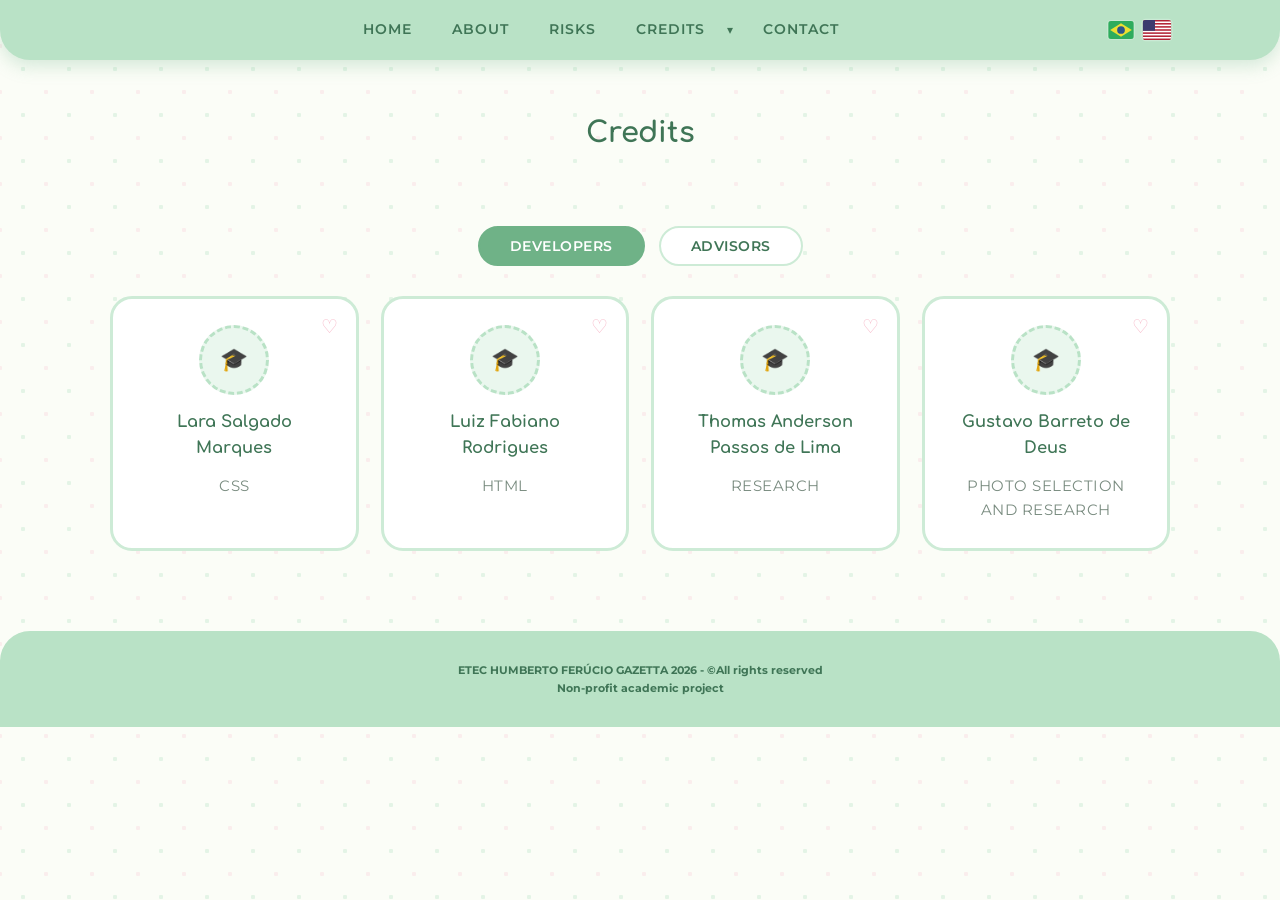
<file: creditosusa.html>
<!DOCTYPE html>
<html lang="en">
<head>
    <meta charset="UTF-8">
    <meta name="viewport" content="width=device-width, initial-scale=1.0">
    <title>Credits - Healthy Eating</title>
    <link href="https://fonts.googleapis.com/css2?family=Cinzel:wght@400;700;900&family=Montserrat:wght@300;400;600;700&display=swap" rel="stylesheet">
    <link rel="icon" type="image/jpg" href="img/linkrel.jpg">
    <link rel="stylesheet" type="text/css" href="style.css">
</head>
<body>

    <!-- Menu de Navegação Superior -->
    <header class="menu" id="topo">
        <div class="center">
            <button type="button" class="menu-toggle" aria-label="Open navigation menu" aria-expanded="false" aria-controls="menu-lista">
                <span class="barra"></span>
                <span class="barra"></span>
                <span class="barra"></span>
            </button>
            <ul id="menu-lista">
                <li><a href="indexusa.html" target="iframeprincipal">HOME</a></li>
                <li><a href="sobreusa.html" target="iframeprincipal">ABOUT</a></li>
                <li><a href="problemasusa.html" target="iframeprincipal">RISKS</a></li>
                <li class="menu-dropdown">
                    <span class="menu-item-wrapper">
                        <a href="creditosusa.html" target="iframeprincipal">CREDITS</a>
                        <button type="button" class="seta-dropdown" aria-label="Show credits submenu" aria-expanded="false">&#9662;</button>
                    </span>
                    <ul class="submenu">
                        <li><a href="creditosusa.html#painel-professores" target="iframeprincipal">Advisors</a></li>
                        <li><a href="creditosusa.html#painel-alunos" target="iframeprincipal">Developers</a></li>
                    </ul>
                </li>
                <li><a href="contatousa.html" target="iframeprincipal">CONTACT</a></li>
            </ul>
            <div class="menu-idiomas">
                <a href="creditos.html" class="bandeira-link" title="Português (Brasil)" aria-label="View site in Portuguese"><svg viewBox="0 0 28 20" xmlns="http://www.w3.org/2000/svg" role="img" aria-hidden="true"><rect width="28" height="20" fill="#009B3A"/><polygon points="14,2.5 26,10 14,17.5 2,10" fill="#FEDF00"/><circle cx="14" cy="10" r="4.3" fill="#002776"/></svg></a>
                <a href="creditosusa.html" class="bandeira-link ativa" title="English (USA)" aria-label="View site in English"><svg viewBox="0 0 28 20" xmlns="http://www.w3.org/2000/svg" role="img" aria-hidden="true"><rect width="28" height="20" fill="#B22234"/><g fill="#ffffff"><rect y="1.54" width="28" height="1.54"/><rect y="4.62" width="28" height="1.54"/><rect y="7.69" width="28" height="1.54"/><rect y="10.77" width="28" height="1.54"/><rect y="13.85" width="28" height="1.54"/><rect y="16.92" width="28" height="1.54"/></g><rect width="12" height="10.77" fill="#3C3B6E"/></svg></a>
            </div>
        </div>
    </header>

    <!-- Conteúdo Principal -->
    <main class="conteudo-principal">

        <section class="secao-header centro titulo-contato">
            <h2>Credits</h2>
        </section>

        <!-- Submenu Alunos / Professores -->
        <section>
            <div class="creditos-tabs">
                <button type="button" class="tab-creditos ativa" data-alvo="painel-alunos">Developers</button>
                <button type="button" class="tab-creditos" data-alvo="painel-professores">Advisors</button>
            </div>

            <!-- Painel Alunos -->
            <div id="painel-alunos" class="painel-creditos ativo">
                <div class="cards-grid creditos-grid">
                    <div class="card-item creditos-card">
                        <div class="creditos-avatar">🎓</div>
                        <h3>Lara Salgado Marques</h3>
                        <p class="creditos-funcao">CSS</p>
                    </div>
                    <div class="card-item creditos-card">
                        <div class="creditos-avatar">🎓</div>
                        <h3>Luiz Fabiano Rodrigues</h3>
                        <p class="creditos-funcao">HTML</p>
                    </div>
                    <div class="card-item creditos-card">
                        <div class="creditos-avatar">🎓</div>
                        <h3>Thomas Anderson Passos de Lima</h3>
                        <p class="creditos-funcao">Research</p>
                    </div>
                    <div class="card-item creditos-card">
                        <div class="creditos-avatar">🎓</div>
                        <h3>Gustavo Barreto de Deus</h3>
                        <p class="creditos-funcao">Photo selection and research</p>
                    </div>
                </div>
            </div>

            <!-- Painel Professores -->
            <div id="painel-professores" class="painel-creditos">
                <div class="cards-grid creditos-grid">
                    <div class="card-item creditos-card">
                        <div class="creditos-avatar">📜</div>
                        <h3>Prof. Célia Aparecida Barufaldi</h3>
                        <p class="creditos-funcao">Technologist in Data Processing Systems Analysis Specialist Computer Networks Specialist</p>
                    </div>
                    <div class="card-item creditos-card">
                        <div class="creditos-avatar">📜</div>
                        <h3>Prof. Bruna Cação Ribeiro</h3>
                        <p class="creditos-funcao">Bachelor's Degree in Portuguese and English Language/Literature</p>
                    </div>
                    <div class="card-item creditos-card">
                        <div class="creditos-avatar">📜</div>
                        <h3>Prof. Ricardo Matias de Oliveira</h3>
                        <p class="creditos-funcao">Bachelor's Degree in English, Portuguese, and Spanish Language/Literature Pedagogy Business Management</p>
                    </div>
                </div>
            </div>
        </section>

       

    </main>

    <!-- Rodapé -->
    <footer>
        <div class="footer-center">
            <h5><strong>ETEC HUMBERTO FERÚCIO GAZETTA 2026 - &copyAll rights reserved<br> 
                Non-profit academic project<h5>
        </div>
    </footer>

    <!-- Script do Submenu (Dropdown) de Créditos -->
    <script>
        (function () {
            var itemDropdown = document.querySelector('.menu-dropdown');
            var botaoSeta = document.querySelector('.seta-dropdown');

            if (!itemDropdown || !botaoSeta) return;

            function fecharDropdown() {
                itemDropdown.classList.remove('aberto');
                botaoSeta.setAttribute('aria-expanded', 'false');
            }

            botaoSeta.addEventListener('click', function (evento) {
                evento.preventDefault();
                evento.stopPropagation();
                var estaAberto = itemDropdown.classList.toggle('aberto');
                botaoSeta.setAttribute('aria-expanded', estaAberto ? 'true' : 'false');
            });

            document.addEventListener('click', function (evento) {
                if (!itemDropdown.contains(evento.target)) {
                    fecharDropdown();
                }
            });

            document.addEventListener('keydown', function (evento) {
                if (evento.key === 'Escape') {
                    fecharDropdown();
                }
            });
        })();
    </script>

    <!-- Botão Voltar ao Topo -->
    <button type="button" id="btn-topo" class="btn-topo" aria-label="Back to top">&#9650;</button>

    <script>
        (function () {
            var btnTopo = document.getElementById('btn-topo');
            var cabecalho = document.getElementById('topo');

            function verificarScroll() {
                if (window.scrollY > 250) {
                    btnTopo.classList.add('visivel');
                } else {
                    btnTopo.classList.remove('visivel');
                }
            }

            window.addEventListener('scroll', verificarScroll);
            verificarScroll();

            btnTopo.addEventListener('click', function () {
                window.scrollTo({ top: 0, behavior: 'smooth' });
                if (cabecalho && typeof cabecalho.focus === 'function') {
                    cabecalho.setAttribute('tabindex', '-1');
                    cabecalho.focus({ preventScroll: true });
                }
            });
        })();
    </script>

    <!-- Script do Submenu Alunos / Professores (dentro da página) -->
    <script>
        (function () {
            var botoes = document.querySelectorAll('.tab-creditos');
            var paineis = document.querySelectorAll('.painel-creditos');

            function ativarPainel(idAlvo) {
                botoes.forEach(function (b) {
                    b.classList.toggle('ativa', b.getAttribute('data-alvo') === idAlvo);
                });
                paineis.forEach(function (p) {
                    p.classList.toggle('ativo', p.id === idAlvo);
                });
            }

            function irParaOTopo(suave) {
                window.scrollTo({ top: 0, behavior: suave ? 'smooth' : 'auto' });
            }

            function hashValido(hash) {
                return hash === 'painel-alunos' || hash === 'painel-professores';
            }

            botoes.forEach(function (botao) {
                botao.addEventListener('click', function () {
                    ativarPainel(botao.getAttribute('data-alvo'));
                });
            });

            // Clique no submenu do menu (Desenvolvedores / Orientadores):
            // troca o painel e volta ao topo, sem pular para a âncora lá embaixo
            document.querySelectorAll('.submenu a').forEach(function (link) {
                link.addEventListener('click', function (evento) {
                    var hash = link.hash.replace('#', '');
                    var jaEstaEmCreditos = /creditos(usa)?(\.html)?$/.test(window.location.pathname);
                    if (jaEstaEmCreditos && hashValido(hash)) {
                        evento.preventDefault();
                        ativarPainel(hash);
                        irParaOTopo(true);
                        history.replaceState(null, '', '#' + hash);
                    }
                });
            });

            // Chegando de outra página (creditos.html#painel-professores) ou botão voltar
            function ativarPainelPorHash(suave) {
                var hash = window.location.hash.replace('#', '');
                if (hashValido(hash)) {
                    ativarPainel(hash);
                    irParaOTopo(suave);
                }
            }

            window.addEventListener('hashchange', function () { ativarPainelPorHash(true); });
            window.addEventListener('load', function () { ativarPainelPorHash(false); });
            ativarPainelPorHash(false);
        })();
    </script>

    <!-- Script do Menu Hambúrguer (celular) -->
    <script>
        (function () {
            var menu = document.getElementById('topo');
            var botao = menu ? menu.querySelector('.menu-toggle') : null;
            if (!menu || !botao) return;

            function fecharMenu() {
                menu.classList.remove('menu-aberto');
                botao.setAttribute('aria-expanded', 'false');
            }

            botao.addEventListener('click', function (evento) {
                evento.stopPropagation();
                var aberto = menu.classList.toggle('menu-aberto');
                botao.setAttribute('aria-expanded', aberto ? 'true' : 'false');
            });

            // Clicar fora do menu fecha
            document.addEventListener('click', function (evento) {
                if (!menu.contains(evento.target)) {
                    fecharMenu();
                }
            });

            // ESC fecha
            document.addEventListener('keydown', function (evento) {
                if (evento.key === 'Escape') {
                    fecharMenu();
                }
            });

            // Se a tela voltar a ser grande (ex.: girar o celular), fecha o menu
            window.addEventListener('resize', function () {
                if (window.innerWidth > 768) {
                    fecharMenu();
                }
            });
        })();
    </script>

</body>
</html>
</file>
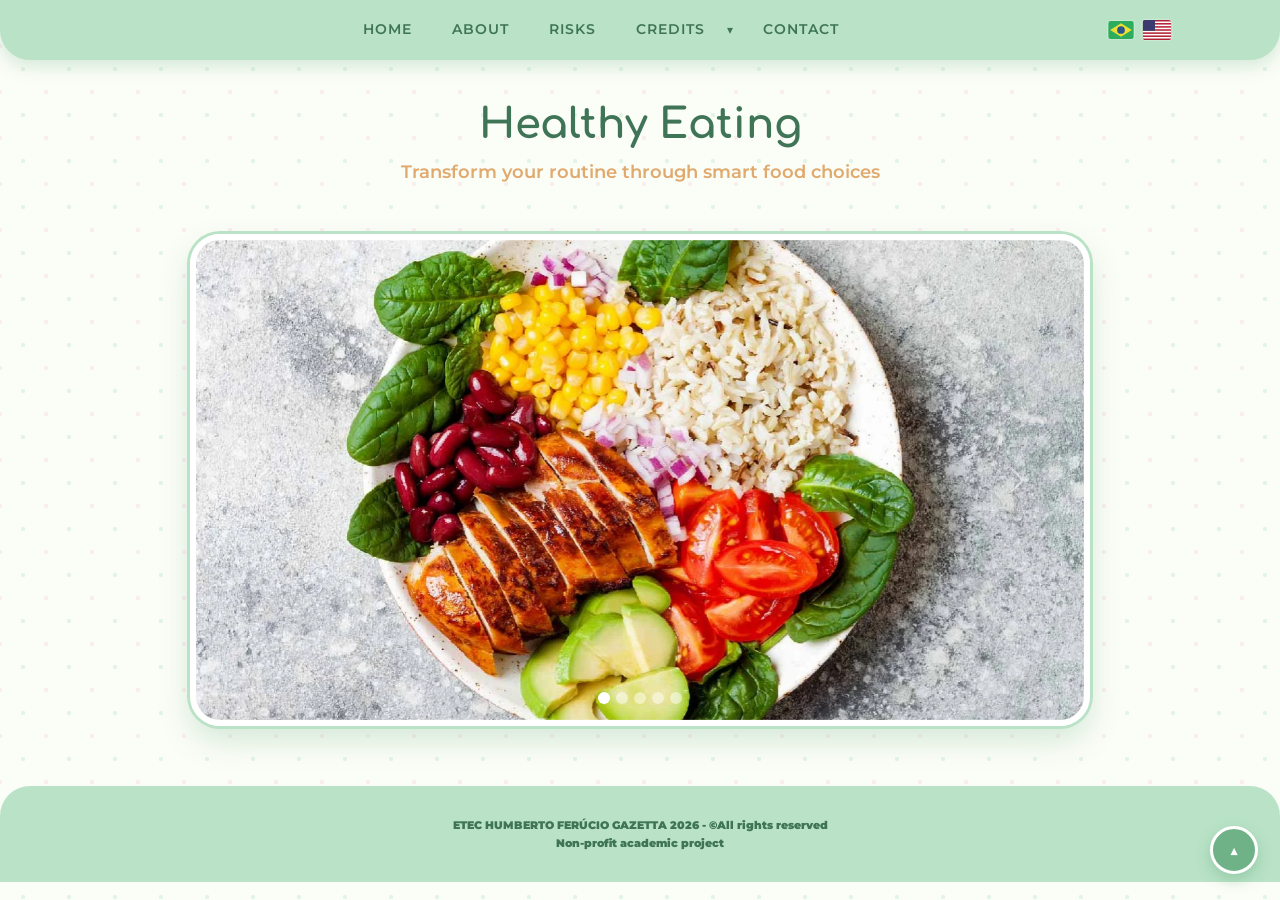
<file: indexusa.html>
<!DOCTYPE html>
<html lang="en">
<head>
    <meta charset="UTF-8">
    <meta name="viewport" content="width=device-width, initial-scale=1.0">
    <title>Healthy Eating - Open House</title>
    <link href="https://fonts.googleapis.com/css2?family=Cinzel:wght@400;700;900&family=Montserrat:wght@300;400;600;700&display=swap" rel="stylesheet">
    <link rel="icon" type="image/jpg" href="img/linkrel.jpg">
    <link href="https://cdn.jsdelivr.net/npm/bootstrap@5.3.3/dist/css/bootstrap.min.css" rel="stylesheet">
    <link rel="stylesheet" type="text/css" href="style.css">
</head>
<body> 

    <!-- Menu de Navegação -->
    <header class="menu" id="topo">
        <div class="center">
            <button type="button" class="menu-toggle" aria-label="Open navigation menu" aria-expanded="false" aria-controls="menu-lista">
                <span class="barra"></span>
                <span class="barra"></span>
                <span class="barra"></span>
            </button>
            <ul id="menu-lista">
                <li><a href="indexusa.html" target="iframeprincipal">HOME</a></li>
                <li><a href="sobreusa.html" target="iframeprincipal">ABOUT</a></li>
                <li><a href="problemasusa.html" target="iframeprincipal">RISKS</a></li>
                <li class="menu-dropdown">
                    <span class="menu-item-wrapper">
                        <a href="creditosusa.html" target="iframeprincipal">CREDITS</a>
                        <button type="button" class="seta-dropdown" aria-label="Show credits submenu" aria-expanded="false">&#9662;</button>
                    </span>
                    <ul class="submenu">
                        <li><a href="creditosusa.html#painel-professores" target="iframeprincipal">Advisors</a></li>
                        <li><a href="creditosusa.html#painel-alunos" target="iframeprincipal">Developers</a></li>
                    </ul>
                </li>
                <li><a href="contatousa.html" target="iframeprincipal">CONTACT</a></li>
            </ul>
            <div class="menu-idiomas">
                <a href="index.html" class="bandeira-link" title="Português (Brasil)" aria-label="View site in Portuguese"><svg viewBox="0 0 28 20" xmlns="http://www.w3.org/2000/svg" role="img" aria-hidden="true"><rect width="28" height="20" fill="#009B3A"/><polygon points="14,2.5 26,10 14,17.5 2,10" fill="#FEDF00"/><circle cx="14" cy="10" r="4.3" fill="#002776"/></svg></a>
                <a href="indexusa.html" class="bandeira-link ativa" title="English (USA)" aria-label="View site in English"><svg viewBox="0 0 28 20" xmlns="http://www.w3.org/2000/svg" role="img" aria-hidden="true"><rect width="28" height="20" fill="#B22234"/><g fill="#ffffff"><rect y="1.54" width="28" height="1.54"/><rect y="4.62" width="28" height="1.54"/><rect y="7.69" width="28" height="1.54"/><rect y="10.77" width="28" height="1.54"/><rect y="13.85" width="28" height="1.54"/><rect y="16.92" width="28" height="1.54"/></g><rect width="12" height="10.77" fill="#3C3B6E"/></svg></a>
            </div>
        </div>
    </header>


    <!-- Banner Hero com Imagem e Apresentação -->
    <section class="hero-section hero-centralizado">
        <div class="hero-content">
            <h1 class="titulo">Healthy Eating</h1>
            <p class="subtitulo-hero">Transform your routine through smart food choices</p>
        </div>
        <div id="carrosselHero" class="carousel slide hero-carrossel" data-bs-ride="carousel">
            <div class="carousel-indicators">
                <button type="button" data-bs-target="#carrosselHero" data-bs-slide-to="0" class="active" aria-current="true" aria-label="Slide 1"></button>
                <button type="button" data-bs-target="#carrosselHero" data-bs-slide-to="1" aria-label="Slide 2"></button>
                <button type="button" data-bs-target="#carrosselHero" data-bs-slide-to="2" aria-label="Slide 3"></button>
                <button type="button" data-bs-target="#carrosselHero" data-bs-slide-to="3" aria-label="Slide 4"></button>
                <button type="button" data-bs-target="#carrosselHero" data-bs-slide-to="4" aria-label="Slide 5"></button>
            </div>
            <div class="carousel-inner">
                <div class="carousel-item active">
                    <img src="img/carrossel1.jpg" class="d-block w-100" alt="Photo 1 - healthy eating">
                </div>
                <div class="carousel-item">
                    <img src="img/carrossel2.jpg" class="d-block w-100" alt="Photo 2 - healthy eating">
                </div>
                <div class="carousel-item">
                    <img src="img/carrossel3.jpg" class="d-block w-100" alt="Photo 3 - healthy eating">
                </div>
                <div class="carousel-item">
                    <img src="img/carrossel4.jpg" class="d-block w-100" alt="Photo 4 - healthy eating">
                </div>
                <div class="carousel-item">
                    <img src="img/carrossel5.jpg" class="d-block w-100" alt="Photo 5 - healthy eating">
                </div>
            </div>
            <button class="carousel-control-prev" type="button" data-bs-target="#carrosselHero" data-bs-slide="prev">
                <span class="carousel-control-prev-icon" aria-hidden="true"></span>
                <span class="visually-hidden">Previous</span>
            </button>
            <button class="carousel-control-next" type="button" data-bs-target="#carrosselHero" data-bs-slide="next">
                <span class="carousel-control-next-icon" aria-hidden="true"></span>
                <span class="visually-hidden">Next</span>
            </button>
        </div>
    </section>

    <!-- Rodapé -->
    <footer>
        <div class="footer-center">
            <h5><strong>ETEC HUMBERTO FERÚCIO GAZETTA 2026 - &copyAll rights reserved<br> 
                Non-profit academic project<h5>
        </div>
    </footer>

    <!-- Script do Submenu (Dropdown) de Créditos -->
    <script>
        (function () {
            var itemDropdown = document.querySelector('.menu-dropdown');
            var botaoSeta = document.querySelector('.seta-dropdown');

            if (!itemDropdown || !botaoSeta) return;

            function fecharDropdown() {
                itemDropdown.classList.remove('aberto');
                botaoSeta.setAttribute('aria-expanded', 'false');
            }

            botaoSeta.addEventListener('click', function (evento) {
                evento.preventDefault();
                evento.stopPropagation();
                var estaAberto = itemDropdown.classList.toggle('aberto');
                botaoSeta.setAttribute('aria-expanded', estaAberto ? 'true' : 'false');
            });

            document.addEventListener('click', function (evento) {
                if (!itemDropdown.contains(evento.target)) {
                    fecharDropdown();
                }
            });

            document.addEventListener('keydown', function (evento) {
                if (evento.key === 'Escape') {
                    fecharDropdown();
                }
            });
        })();
    </script>

    <!-- Botão Voltar ao Topo -->
    <button type="button" id="btn-topo" class="btn-topo" aria-label="Back to top">&#9650;</button>

    <script>
        (function () {
            var btnTopo = document.getElementById('btn-topo');
            var cabecalho = document.getElementById('topo');

            // Na home a seta fica sempre visível (a página é curta e quase não rola)
            btnTopo.classList.add('visivel');

            btnTopo.addEventListener('click', function () {
                window.scrollTo({ top: 0, behavior: 'smooth' });
                if (cabecalho && typeof cabecalho.focus === 'function') {
                    cabecalho.setAttribute('tabindex', '-1');
                    cabecalho.focus({ preventScroll: true });
                }
            });
        })();
    </script>

    <script src="https://cdn.jsdelivr.net/npm/bootstrap@5.3.3/dist/js/bootstrap.bundle.min.js"></script>

    <!-- Script do Menu Hambúrguer (celular) -->
    <script>
        (function () {
            var menu = document.getElementById('topo');
            var botao = menu ? menu.querySelector('.menu-toggle') : null;
            if (!menu || !botao) return;

            function fecharMenu() {
                menu.classList.remove('menu-aberto');
                botao.setAttribute('aria-expanded', 'false');
            }

            botao.addEventListener('click', function (evento) {
                evento.stopPropagation();
                var aberto = menu.classList.toggle('menu-aberto');
                botao.setAttribute('aria-expanded', aberto ? 'true' : 'false');
            });

            // Clicar fora do menu fecha
            document.addEventListener('click', function (evento) {
                if (!menu.contains(evento.target)) {
                    fecharMenu();
                }
            });

            // ESC fecha
            document.addEventListener('keydown', function (evento) {
                if (evento.key === 'Escape') {
                    fecharMenu();
                }
            });

            // Se a tela voltar a ser grande (ex.: girar o celular), fecha o menu
            window.addEventListener('resize', function () {
                if (window.innerWidth > 768) {
                    fecharMenu();
                }
            });
        })();
    </script>

</body>
</html>
</file>
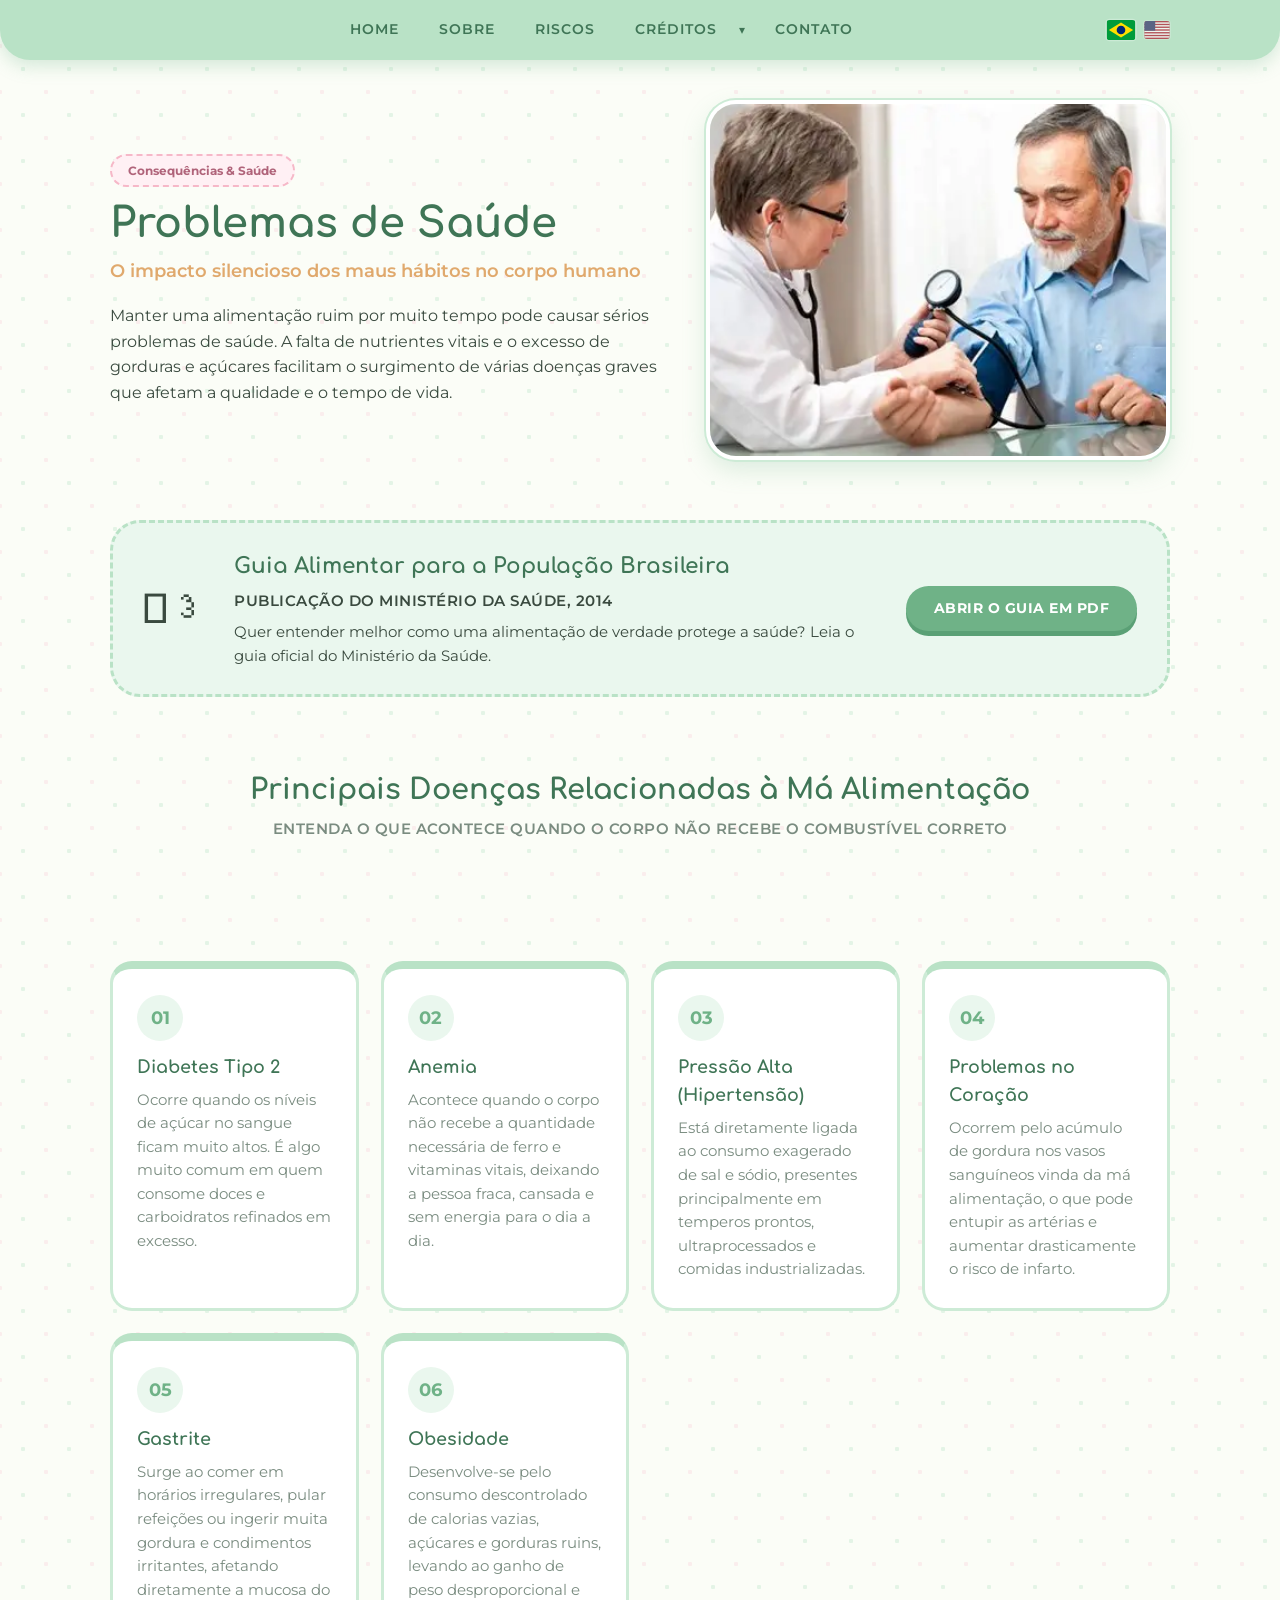
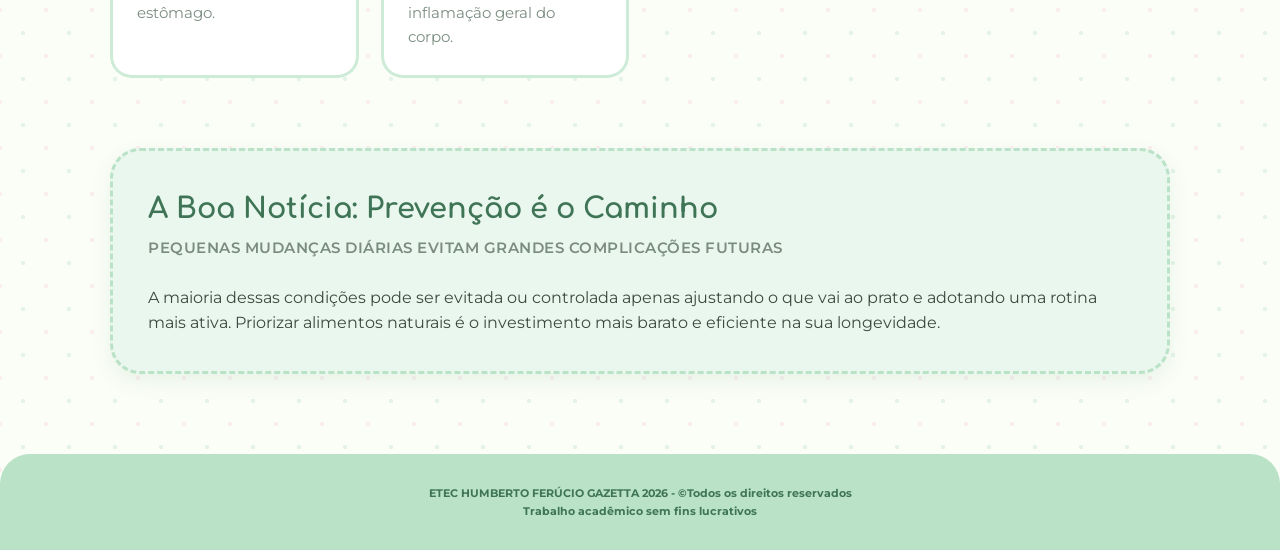
<file: problemas.html>
<!DOCTYPE html>
<html lang="pt-br">
<head>
    <meta charset="UTF-8">
    <meta name="viewport" content="width=device-width, initial-scale=1.0">
    <title>Problemas - Alimentação Saudável</title>
    <link href="https://fonts.googleapis.com/css2?family=Cinzel:wght@400;700;900&family=Montserrat:wght@300;400;600;700&display=swap" rel="stylesheet">
    <link rel="icon" type="image/jpg" href="img/linkrel.jpg">
    <link rel="stylesheet" type="text/css" href="style.css">
</head>
<body> 

    <!-- Menu de Navegação Superior -->
    <header class="menu" id="topo">
        <div class="center">
            <button type="button" class="menu-toggle" aria-label="Abrir menu de navegação" aria-expanded="false" aria-controls="menu-lista">
                <span class="barra"></span>
                <span class="barra"></span>
                <span class="barra"></span>
            </button>
            <ul id="menu-lista">
                <li><a href="index.html" target="iframeprincipal">HOME</a></li>
                <li><a href="sobre.html" target="iframeprincipal">SOBRE</a></li>
                <li><a href="problemas.html" target="iframeprincipal">RISCOS</a></li>
                <li class="menu-dropdown">
                    <span class="menu-item-wrapper">
                        <a href="creditos.html" target="iframeprincipal">CRÉDITOS</a>
                        <button type="button" class="seta-dropdown" aria-label="Mostrar submenu de créditos" aria-expanded="false">&#9662;</button>
                    </span>
                    <ul class="submenu">
                        <li><a href="creditos.html#painel-professores" target="iframeprincipal">Orientadores</a></li>
                        <li><a href="creditos.html#painel-alunos" target="iframeprincipal">Desenvolvedores</a></li>
                    </ul>
                </li>
                <li><a href="contato.html" target="iframeprincipal">CONTATO</a></li>
            </ul>
            <div class="menu-idiomas">
                <a href="problemas.html" class="bandeira-link ativa" title="Português (Brasil)" aria-label="Ver site em português"><svg viewBox="0 0 28 20" xmlns="http://www.w3.org/2000/svg" role="img" aria-hidden="true"><rect width="28" height="20" fill="#009B3A"/><polygon points="14,2.5 26,10 14,17.5 2,10" fill="#FEDF00"/><circle cx="14" cy="10" r="4.3" fill="#002776"/></svg></a>
                <a href="problemasusa.html" class="bandeira-link" title="English (USA)" aria-label="View site in English"><svg viewBox="0 0 28 20" xmlns="http://www.w3.org/2000/svg" role="img" aria-hidden="true"><rect width="28" height="20" fill="#B22234"/><g fill="#ffffff"><rect y="1.54" width="28" height="1.54"/><rect y="4.62" width="28" height="1.54"/><rect y="7.69" width="28" height="1.54"/><rect y="10.77" width="28" height="1.54"/><rect y="13.85" width="28" height="1.54"/><rect y="16.92" width="28" height="1.54"/></g><rect width="12" height="10.77" fill="#3C3B6E"/></svg></a>
            </div>
        </div>
    </header>



    <!-- Hero Section -->
    <section class="hero-section">
        <div class="hero-content">
            <span class="tag-evento alerta-tag">Consequências & Saúde</span>
            <h1 class="titulo">Problemas de Saúde</h1>
            <p class="subtitulo-hero">O impacto silencioso dos maus hábitos no corpo humano</p>
            <p class="hero-texto">
                Manter uma alimentação ruim por muito tempo pode causar sérios problemas de saúde. A falta de nutrientes vitais e o excesso de gorduras e açúcares facilitam o surgimento de várias doenças graves que afetam a qualidade e o tempo de vida.
            </p>
        </div>
        <div class="foto-container hero-foto">
            <img src="img/foto6.jpg" alt="Exames de saúde e cuidados médicos">
        </div>
    </section>

    <!-- Conteúdo Principal -->
    <main class="conteudo-principal">

        <!-- Link para o Guia Alimentar (PDF) -->
        <section class="guia-box">
            <div class="guia-icone" aria-hidden="true">𔓐𑇓</div>
            <div class="guia-texto">
                <h2>Guia Alimentar para a População Brasileira</h2>
                <p class="subtitulo-secao">Publicação do Ministério da Saúde, 2014</p>
                <p>Quer entender melhor como uma alimentação de verdade protege a saúde? Leia o guia oficial do Ministério da Saúde.</p>
            </div>
            <a class="botao-guia" href="guia-alimentar-para-a-populacao-brasileira_2014.pdf" target="_blank" rel="noopener">Abrir o guia em PDF</a>
        </section>

        <section class="secao-header centro">
            <h2>Principais Doenças Relacionadas à Má Alimentação</h2>
            <p class="subtitulo-secao">Entenda o que acontece quando o corpo não recebe o combustível correto</p>
        </section>

        <!-- Grid de Cards com as Doenças -->
        <div class="cards-grid grid-doencas">
            
            <div class="card-item card-doenca">
                <div class="card-tag">01</div>
                <h3>Diabetes Tipo 2</h3>
                <p>Ocorre quando os níveis de açúcar no sangue ficam muito altos. É algo muito comum em quem consome doces e carboidratos refinados em excesso.</p>
            </div>

            <div class="card-item card-doenca">
                <div class="card-tag">02</div>
                <h3>Anemia</h3>
                <p>Acontece quando o corpo não recebe a quantidade necessária de ferro e vitaminas vitais, deixando a pessoa fraca, cansada e sem energia para o dia a dia.</p>
            </div>

            <div class="card-item card-doenca">
                <div class="card-tag">03</div>
                <h3>Pressão Alta (Hipertensão)</h3>
                <p>Está diretamente ligada ao consumo exagerado de sal e sódio, presentes principalmente em temperos prontos, ultraprocessados e comidas industrializadas.</p>
            </div>

            <div class="card-item card-doenca">
                <div class="card-tag">04</div>
                <h3>Problemas no Coração</h3>
                <p>Ocorrem pelo acúmulo de gordura nos vasos sanguíneos vinda da má alimentação, o que pode entupir as artérias e aumentar drasticamente o risco de infarto.</p>
            </div>

            <div class="card-item card-doenca">
                <div class="card-tag">05</div>
                <h3>Gastrite</h3>
                <p>Surge ao comer em horários irregulares, pular refeições ou ingerir muita gordura e condimentos irritantes, afetando diretamente a mucosa do estômago.</p>
            </div>

            <div class="card-item card-doenca">
                <div class="card-tag">06</div>
                <h3>Obesidade</h3>
                <p>Desenvolve-se pelo consumo descontrolado de calorias vazias, açúcares e gorduras ruins, levando ao ganho de peso desproporcional e inflamação geral do corpo.</p>
            </div>

        </div>

        <!-- Seção de Conscientização/Aviso -->
        <section class="secao-destaque aviso-box">
            <div class="secao-header">
                <h2>A Boa Notícia: Prevenção é o Caminho</h2>
                <p class="subtitulo-secao">Pequenas mudanças diárias evitam grandes complicações futuras</p>
            </div>
            <p>A maioria dessas condições pode ser evitada ou controlada apenas ajustando o que vai ao prato e adotando uma rotina mais ativa. Priorizar alimentos naturais é o investimento mais barato e eficiente na sua longevidade.</p>
        </section>

    </main>

    <!-- Rodapé -->
    <footer>
        <div class="footer-center">
            <h5><strong>ETEC HUMBERTO FERÚCIO GAZETTA 2026 - &copyTodos os direitos reservados<br> 
                Trabalho acadêmico sem fins lucrativos<h5>
        </div>
    </footer>

    <!-- Script do Submenu (Dropdown) de Créditos -->
    <script>
        (function () {
            var itemDropdown = document.querySelector('.menu-dropdown');
            var botaoSeta = document.querySelector('.seta-dropdown');

            if (!itemDropdown || !botaoSeta) return;

            function fecharDropdown() {
                itemDropdown.classList.remove('aberto');
                botaoSeta.setAttribute('aria-expanded', 'false');
            }

            botaoSeta.addEventListener('click', function (evento) {
                evento.preventDefault();
                evento.stopPropagation();
                var estaAberto = itemDropdown.classList.toggle('aberto');
                botaoSeta.setAttribute('aria-expanded', estaAberto ? 'true' : 'false');
            });

            document.addEventListener('click', function (evento) {
                if (!itemDropdown.contains(evento.target)) {
                    fecharDropdown();
                }
            });

            document.addEventListener('keydown', function (evento) {
                if (evento.key === 'Escape') {
                    fecharDropdown();
                }
            });
        })();
    </script>

    <!-- Botão Voltar ao Topo -->
    <button type="button" id="btn-topo" class="btn-topo" aria-label="Voltar ao topo">&#9650;</button>

    <script>
        (function () {
            var btnTopo = document.getElementById('btn-topo');
            var cabecalho = document.getElementById('topo');

            function verificarScroll() {
                if (window.scrollY > 250) {
                    btnTopo.classList.add('visivel');
                } else {
                    btnTopo.classList.remove('visivel');
                }
            }

            window.addEventListener('scroll', verificarScroll);
            verificarScroll();

            btnTopo.addEventListener('click', function () {
                window.scrollTo({ top: 0, behavior: 'smooth' });
                if (cabecalho && typeof cabecalho.focus === 'function') {
                    cabecalho.setAttribute('tabindex', '-1');
                    cabecalho.focus({ preventScroll: true });
                }
            });
        })();
    </script>

    <!-- Script do Menu Hambúrguer (celular) -->
    <script>
        (function () {
            var menu = document.getElementById('topo');
            var botao = menu ? menu.querySelector('.menu-toggle') : null;
            if (!menu || !botao) return;

            function fecharMenu() {
                menu.classList.remove('menu-aberto');
                botao.setAttribute('aria-expanded', 'false');
            }

            botao.addEventListener('click', function (evento) {
                evento.stopPropagation();
                var aberto = menu.classList.toggle('menu-aberto');
                botao.setAttribute('aria-expanded', aberto ? 'true' : 'false');
            });

            // Clicar fora do menu fecha
            document.addEventListener('click', function (evento) {
                if (!menu.contains(evento.target)) {
                    fecharMenu();
                }
            });

            // ESC fecha
            document.addEventListener('keydown', function (evento) {
                if (evento.key === 'Escape') {
                    fecharMenu();
                }
            });

            // Se a tela voltar a ser grande (ex.: girar o celular), fecha o menu
            window.addEventListener('resize', function () {
                if (window.innerWidth > 768) {
                    fecharMenu();
                }
            });
        })();
    </script>

</body>
</html>
</file>
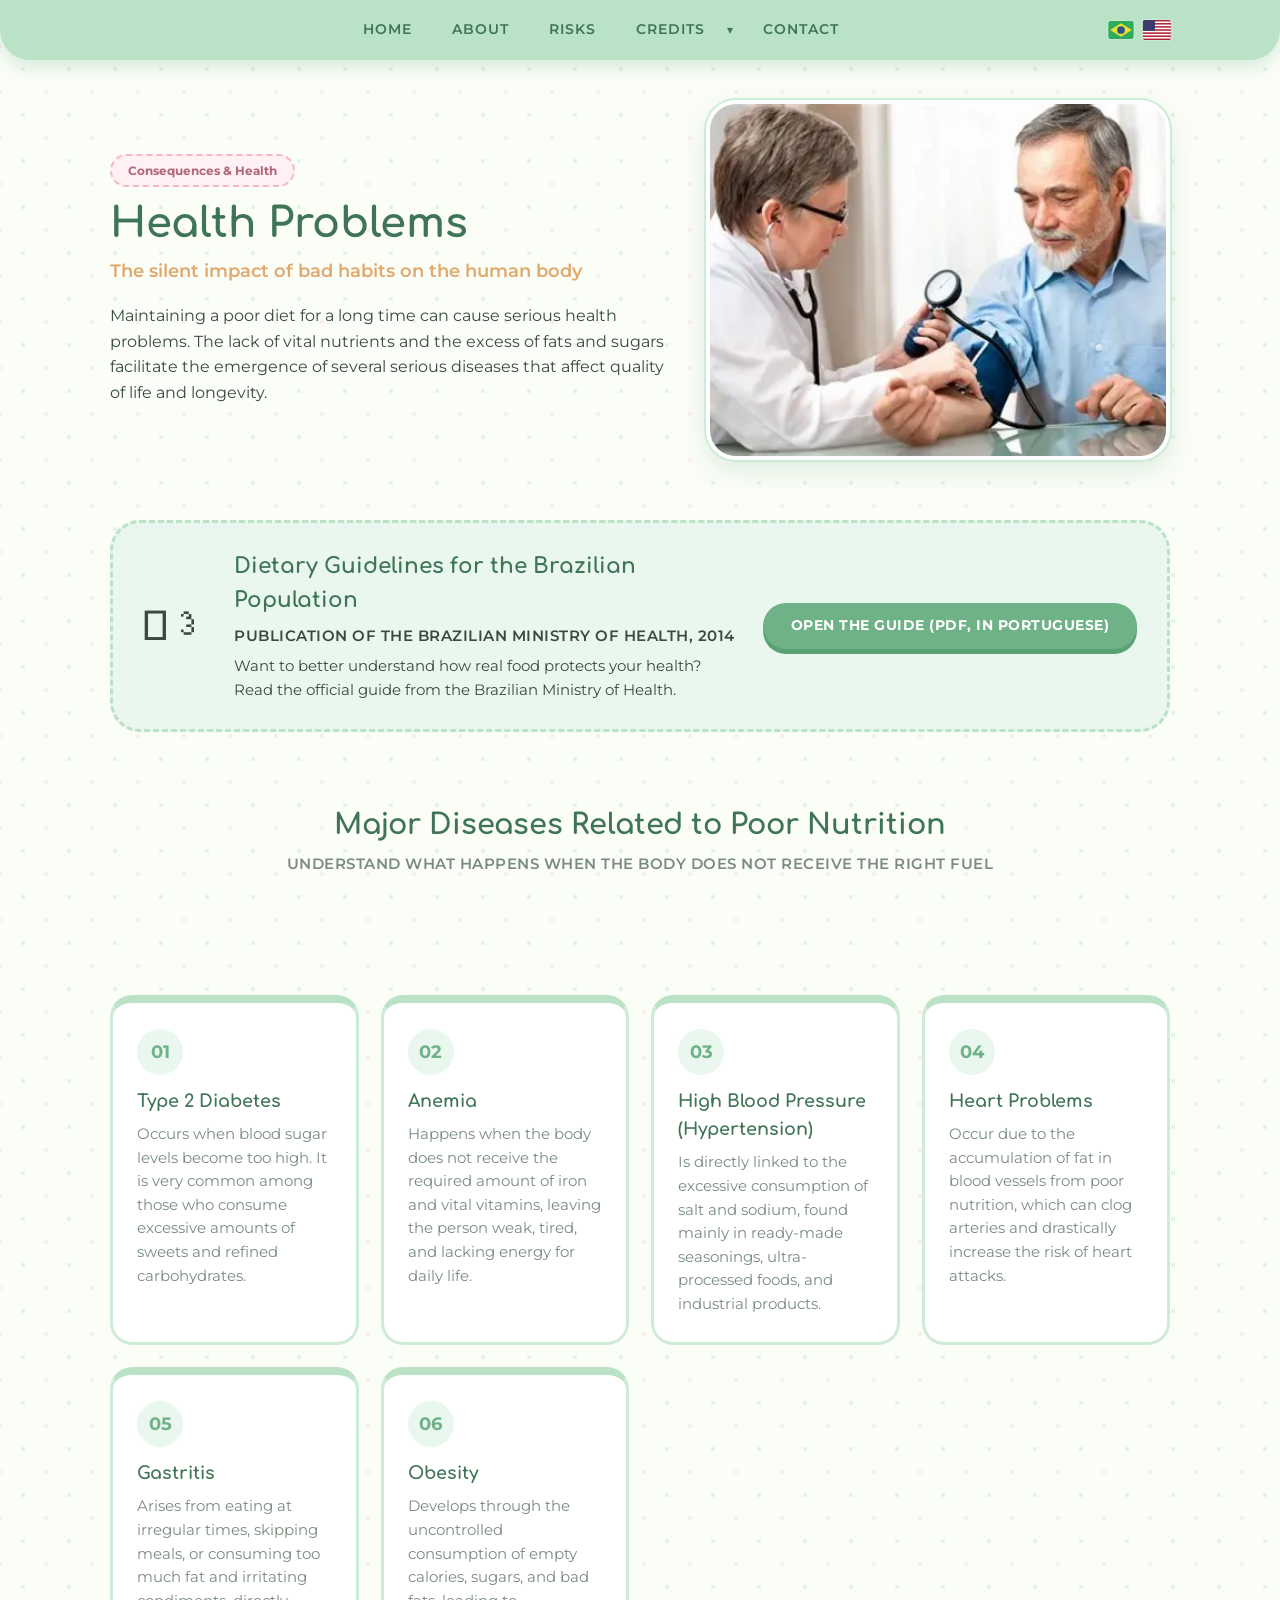
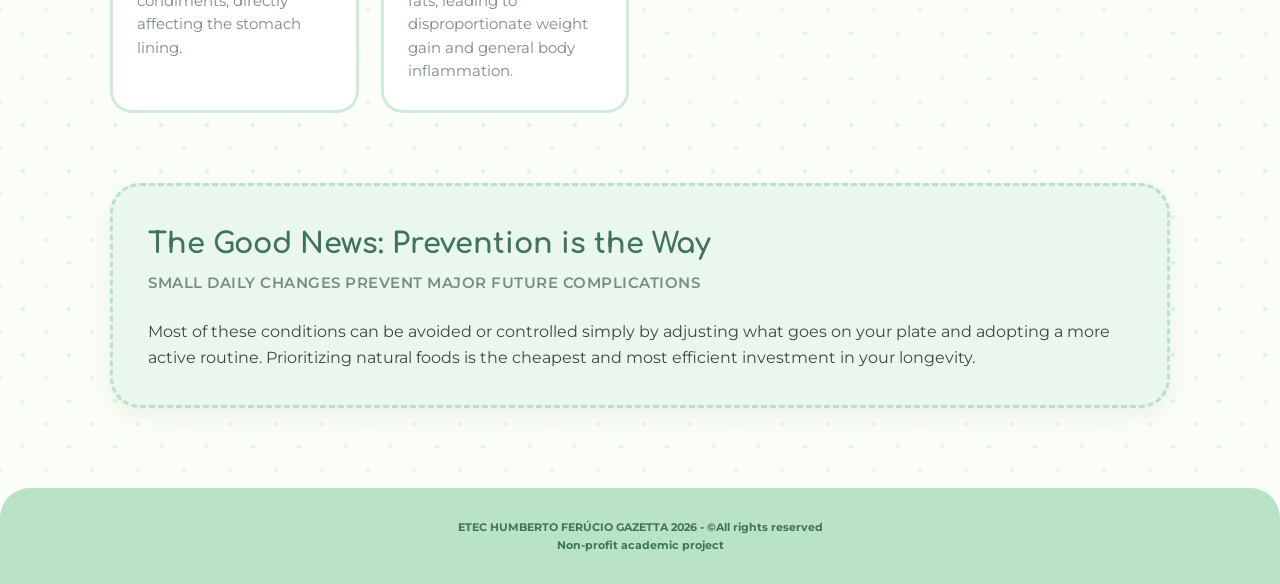
<file: problemasusa.html>
<!DOCTYPE html>
<html lang="en">
<head>
    <meta charset="UTF-8">
    <meta name="viewport" content="width=device-width, initial-scale=1.0">
    <title>Problems - Healthy Eating</title>
    <link href="https://fonts.googleapis.com/css2?family=Cinzel:wght@400;700;900&family=Montserrat:wght@300;400;600;700&display=swap" rel="stylesheet">
    <link rel="icon" type="image/jpg" href="img/linkrel.jpg">
    <link rel="stylesheet" type="text/css" href="style.css">
</head>
<body> 

    <!-- Menu de Navegação Superior -->
    <header class="menu" id="topo">
        <div class="center">
            <button type="button" class="menu-toggle" aria-label="Open navigation menu" aria-expanded="false" aria-controls="menu-lista">
                <span class="barra"></span>
                <span class="barra"></span>
                <span class="barra"></span>
            </button>
            <ul id="menu-lista">
                <li><a href="indexusa.html" target="iframeprincipal">HOME</a></li>
                <li><a href="sobreusa.html" target="iframeprincipal">ABOUT</a></li>
                <li><a href="problemasusa.html" target="iframeprincipal">RISKS</a></li>
                <li class="menu-dropdown">
                    <span class="menu-item-wrapper">
                        <a href="creditosusa.html" target="iframeprincipal">CREDITS</a>
                        <button type="button" class="seta-dropdown" aria-label="Show credits submenu" aria-expanded="false">&#9662;</button>
                    </span>
                    <ul class="submenu">
                        <li><a href="creditosusa.html#painel-professores" target="iframeprincipal">Advisors</a></li>
                        <li><a href="creditosusa.html#painel-alunos" target="iframeprincipal">Developers</a></li>
                    </ul>
                </li>
                <li><a href="contatousa.html" target="iframeprincipal">CONTACT</a></li>
            </ul>
            <div class="menu-idiomas">
                <a href="problemas.html" class="bandeira-link" title="Português (Brasil)" aria-label="View site in Portuguese"><svg viewBox="0 0 28 20" xmlns="http://www.w3.org/2000/svg" role="img" aria-hidden="true"><rect width="28" height="20" fill="#009B3A"/><polygon points="14,2.5 26,10 14,17.5 2,10" fill="#FEDF00"/><circle cx="14" cy="10" r="4.3" fill="#002776"/></svg></a>
                <a href="problemasusa.html" class="bandeira-link ativa" title="English (USA)" aria-label="View site in English"><svg viewBox="0 0 28 20" xmlns="http://www.w3.org/2000/svg" role="img" aria-hidden="true"><rect width="28" height="20" fill="#B22234"/><g fill="#ffffff"><rect y="1.54" width="28" height="1.54"/><rect y="4.62" width="28" height="1.54"/><rect y="7.69" width="28" height="1.54"/><rect y="10.77" width="28" height="1.54"/><rect y="13.85" width="28" height="1.54"/><rect y="16.92" width="28" height="1.54"/></g><rect width="12" height="10.77" fill="#3C3B6E"/></svg></a>
            </div>
        </div>
    </header>



    <!-- Hero Section -->
    <section class="hero-section">
        <div class="hero-content">
            <span class="tag-evento alerta-tag">Consequences & Health</span>
            <h1 class="titulo">Health Problems</h1>
            <p class="subtitulo-hero">The silent impact of bad habits on the human body</p>
            <p class="hero-texto">
                Maintaining a poor diet for a long time can cause serious health problems. The lack of vital nutrients and the excess of fats and sugars facilitate the emergence of several serious diseases that affect quality of life and longevity.
            </p>
        </div>
        <div class="foto-container hero-foto">
            <img src="img/foto6.jpg" alt="Health exams and medical care">
        </div>
    </section>

    <!-- Conteúdo Principal -->
    <main class="conteudo-principal">

        <!-- Link para o Guia Alimentar (PDF) -->
        <section class="guia-box">
            <div class="guia-icone" aria-hidden="true">𔓐𑇓</div>
            <div class="guia-texto">
                <h2>Dietary Guidelines for the Brazilian Population</h2>
                <p class="subtitulo-secao">Publication of the Brazilian Ministry of Health, 2014</p>
                <p>Want to better understand how real food protects your health? Read the official guide from the Brazilian Ministry of Health.</p>
            </div>
            <a class="botao-guia" href="guia-alimentar-para-a-populacao-brasileira_2014.pdf" target="_blank" rel="noopener">Open the guide (PDF, in Portuguese)</a>
        </section>

        <section class="secao-header centro">
            <h2>Major Diseases Related to Poor Nutrition</h2>
            <p class="subtitulo-secao">Understand what happens when the body does not receive the right fuel</p>
        </section>

        <!-- Grid de Cards com as Doenças -->
        <div class="cards-grid grid-doencas">
            
            <div class="card-item card-doenca">
                <div class="card-tag">01</div>
                <h3>Type 2 Diabetes</h3>
                <p>Occurs when blood sugar levels become too high. It is very common among those who consume excessive amounts of sweets and refined carbohydrates.</p>
            </div>

            <div class="card-item card-doenca">
                <div class="card-tag">02</div>
                <h3>Anemia</h3>
                <p>Happens when the body does not receive the required amount of iron and vital vitamins, leaving the person weak, tired, and lacking energy for daily life.</p>
            </div>

            <div class="card-item card-doenca">
                <div class="card-tag">03</div>
                <h3>High Blood Pressure (Hypertension)</h3>
                <p>Is directly linked to the excessive consumption of salt and sodium, found mainly in ready-made seasonings, ultra-processed foods, and industrial products.</p>
            </div>

            <div class="card-item card-doenca">
                <div class="card-tag">04</div>
                <h3>Heart Problems</h3>
                <p>Occur due to the accumulation of fat in blood vessels from poor nutrition, which can clog arteries and drastically increase the risk of heart attacks.</p>
            </div>

            <div class="card-item card-doenca">
                <div class="card-tag">05</div>
                <h3>Gastritis</h3>
                <p>Arises from eating at irregular times, skipping meals, or consuming too much fat and irritating condiments, directly affecting the stomach lining.</p>
            </div>

            <div class="card-item card-doenca">
                <div class="card-tag">06</div>
                <h3>Obesity</h3>
                <p>Develops through the uncontrolled consumption of empty calories, sugars, and bad fats, leading to disproportionate weight gain and general body inflammation.</p>
            </div>

        </div>

        <!-- Seção de Conscientização/Aviso -->
        <section class="secao-destaque aviso-box">
            <div class="secao-header">
                <h2>The Good News: Prevention is the Way</h2>
                <p class="subtitulo-secao">Small daily changes prevent major future complications</p>
            </div>
            <p>Most of these conditions can be avoided or controlled simply by adjusting what goes on your plate and adopting a more active routine. Prioritizing natural foods is the cheapest and most efficient investment in your longevity.</p>
        </section>

    </main>

    <!-- Rodapé -->
    <footer>
        <div class="footer-center">
            <h5><strong>ETEC HUMBERTO FERÚCIO GAZETTA 2026 - &copyAll rights reserved<br> 
                Non-profit academic project<h5>
        </div>
    </footer>

    <!-- Script do Submenu (Dropdown) de Créditos -->
    <script>
        (function () {
            var itemDropdown = document.querySelector('.menu-dropdown');
            var botaoSeta = document.querySelector('.seta-dropdown');

            if (!itemDropdown || !botaoSeta) return;

            function fecharDropdown() {
                itemDropdown.classList.remove('aberto');
                botaoSeta.setAttribute('aria-expanded', 'false');
            }

            botaoSeta.addEventListener('click', function (evento) {
                evento.preventDefault();
                evento.stopPropagation();
                var estaAberto = itemDropdown.classList.toggle('aberto');
                botaoSeta.setAttribute('aria-expanded', estaAberto ? 'true' : 'false');
            });

            document.addEventListener('click', function (evento) {
                if (!itemDropdown.contains(evento.target)) {
                    fecharDropdown();
                }
            });

            document.addEventListener('keydown', function (evento) {
                if (evento.key === 'Escape') {
                    fecharDropdown();
                }
            });
        })();
    </script>

    <!-- Botão Voltar ao Topo -->
    <button type="button" id="btn-topo" class="btn-topo" aria-label="Back to top">&#9650;</button>

    <script>
        (function () {
            var btnTopo = document.getElementById('btn-topo');
            var cabecalho = document.getElementById('topo');

            function verificarScroll() {
                if (window.scrollY > 250) {
                    btnTopo.classList.add('visivel');
                } else {
                    btnTopo.classList.remove('visivel');
                }
            }

            window.addEventListener('scroll', verificarScroll);
            verificarScroll();

            btnTopo.addEventListener('click', function () {
                window.scrollTo({ top: 0, behavior: 'smooth' });
                if (cabecalho && typeof cabecalho.focus === 'function') {
                    cabecalho.setAttribute('tabindex', '-1');
                    cabecalho.focus({ preventScroll: true });
                }
            });
        })();
    </script>

    <!-- Script do Menu Hambúrguer (celular) -->
    <script>
        (function () {
            var menu = document.getElementById('topo');
            var botao = menu ? menu.querySelector('.menu-toggle') : null;
            if (!menu || !botao) return;

            function fecharMenu() {
                menu.classList.remove('menu-aberto');
                botao.setAttribute('aria-expanded', 'false');
            }

            botao.addEventListener('click', function (evento) {
                evento.stopPropagation();
                var aberto = menu.classList.toggle('menu-aberto');
                botao.setAttribute('aria-expanded', aberto ? 'true' : 'false');
            });

            // Clicar fora do menu fecha
            document.addEventListener('click', function (evento) {
                if (!menu.contains(evento.target)) {
                    fecharMenu();
                }
            });

            // ESC fecha
            document.addEventListener('keydown', function (evento) {
                if (evento.key === 'Escape') {
                    fecharMenu();
                }
            });

            // Se a tela voltar a ser grande (ex.: girar o celular), fecha o menu
            window.addEventListener('resize', function () {
                if (window.innerWidth > 768) {
                    fecharMenu();
                }
            });
        })();
    </script>

</body>
</html>
</file>
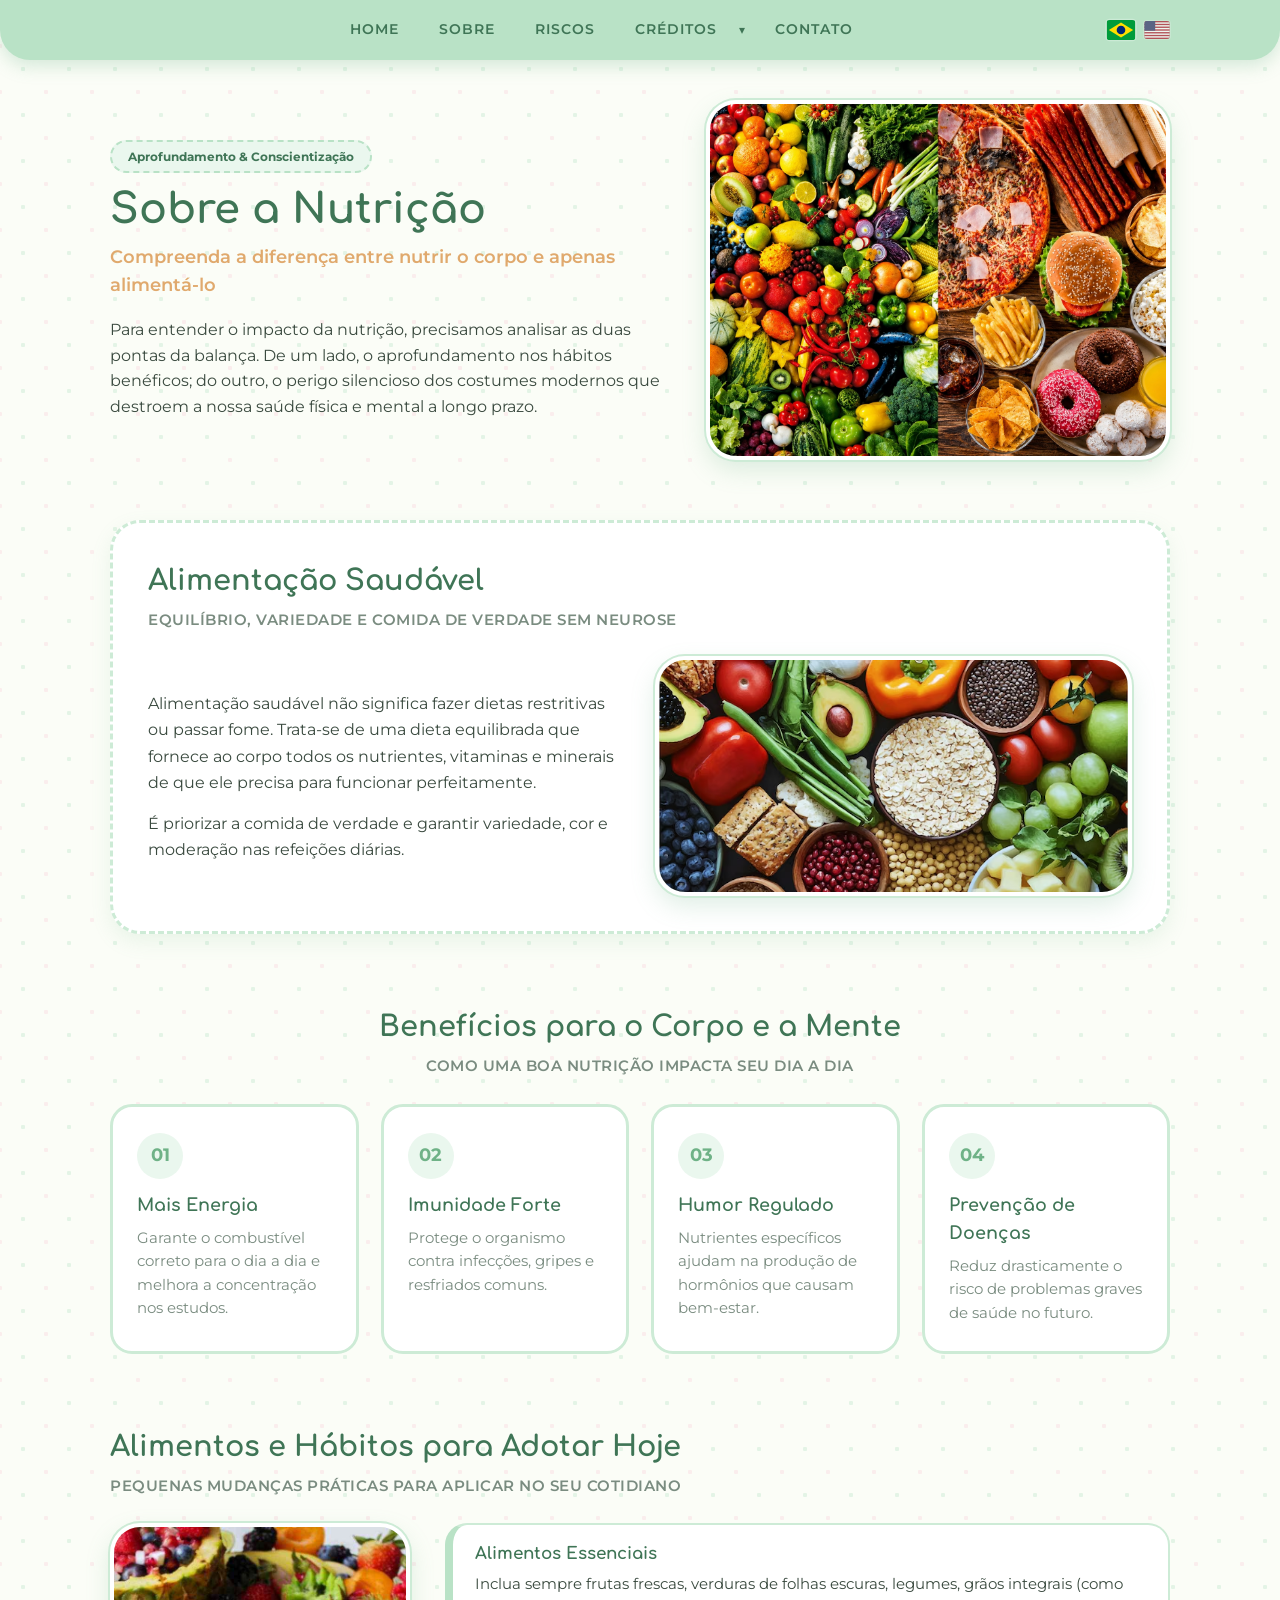
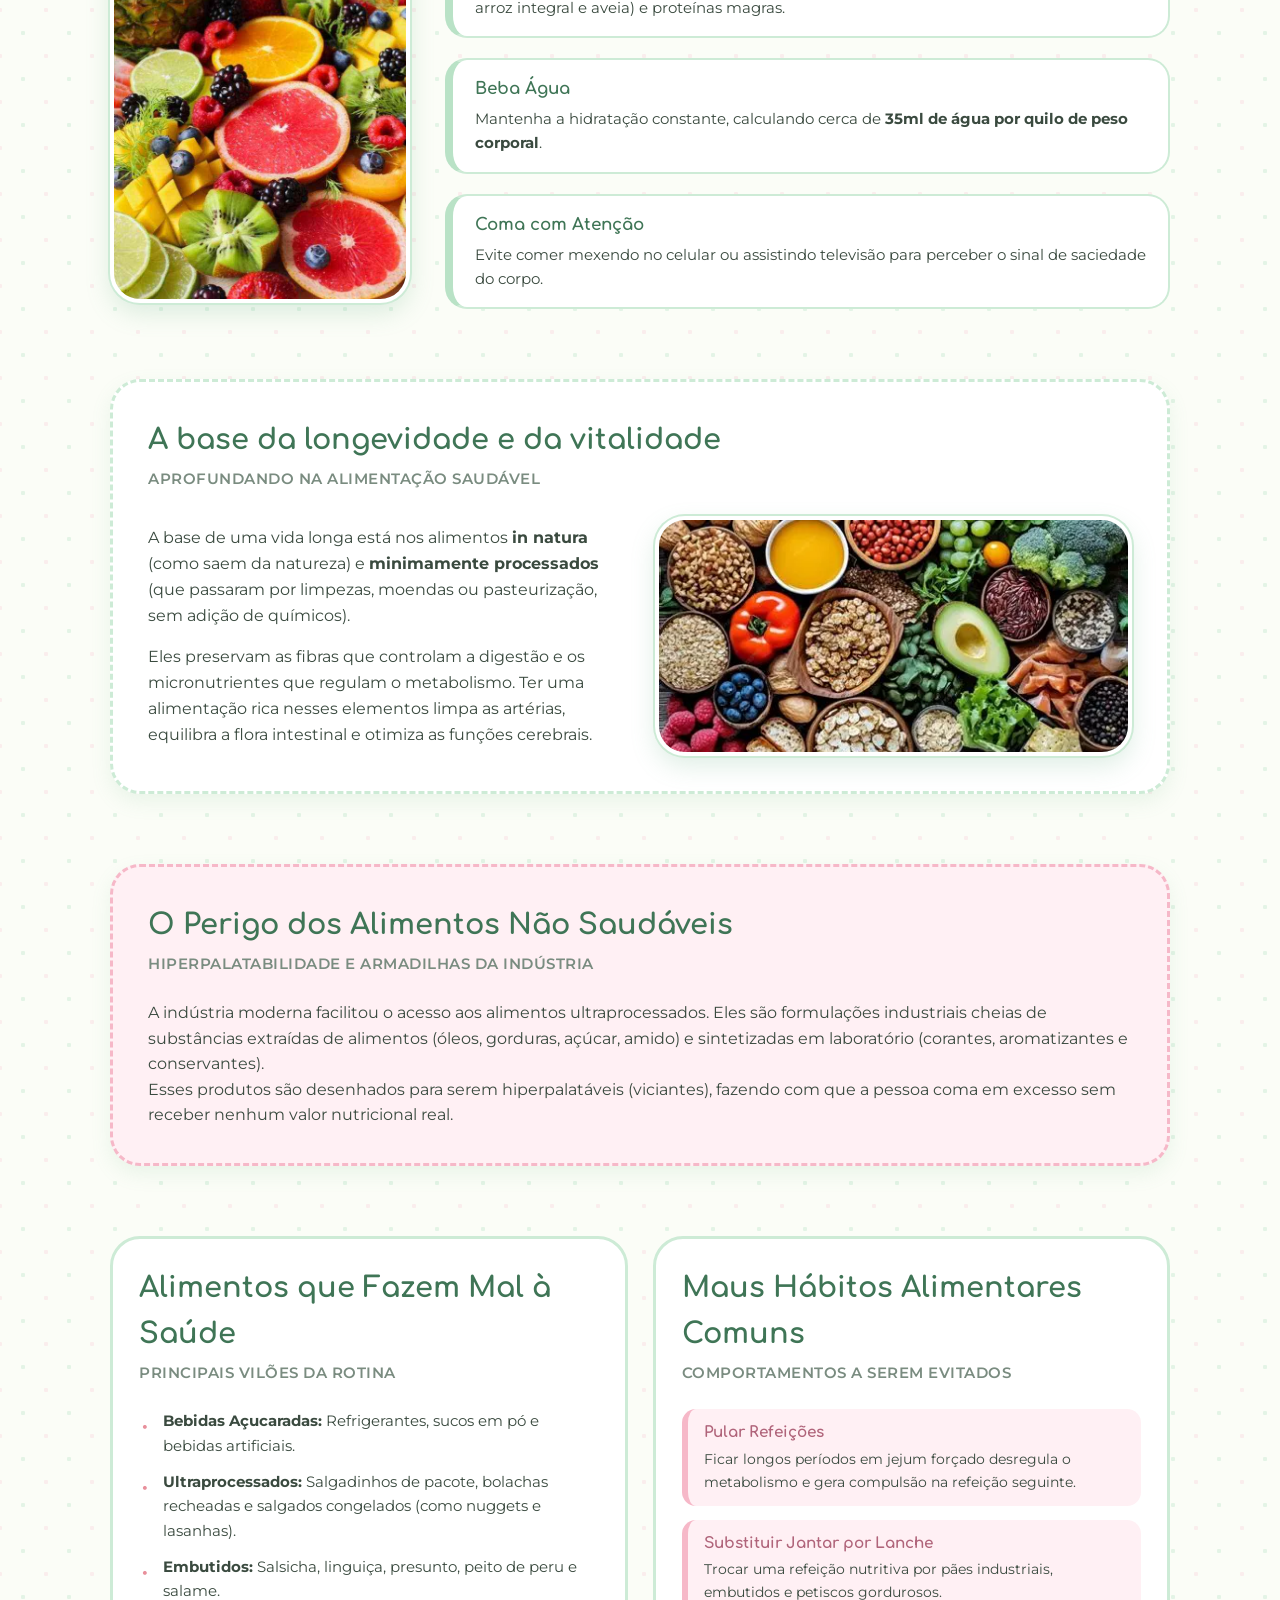
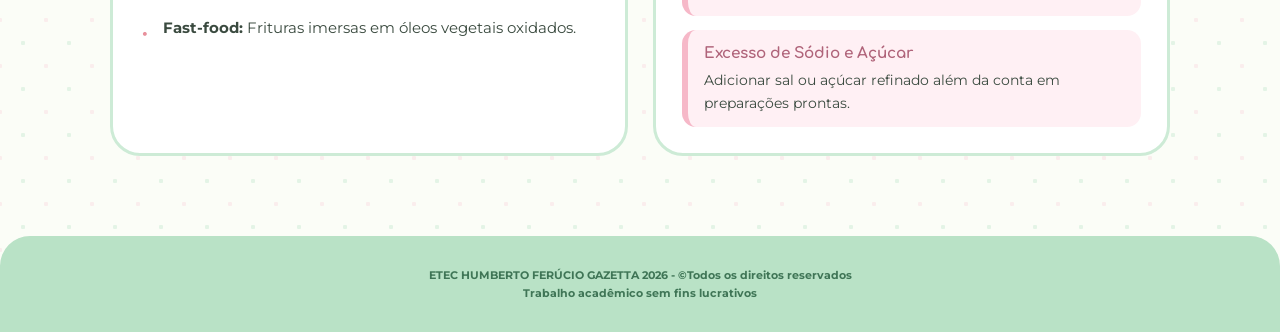
<file: sobre.html>
<!DOCTYPE html>
<html lang="pt-br">
<head>
    <meta charset="UTF-8">
    <meta name="viewport" content="width=device-width, initial-scale=1.0">
    <title>Sobre - Alimentação Saudável</title>
    <link href="https://fonts.googleapis.com/css2?family=Cinzel:wght@400;700;900&family=Montserrat:wght@300;400;600;700&display=swap" rel="stylesheet">
    <link rel="icon" type="image/jpg" href="img/linkrel.jpg">
    <link rel="stylesheet" type="text/css" href="style.css">
</head>
<body> 

    <!-- Menu de Navegação Superior -->
    <header class="menu" id="topo">
        <div class="center">
            <button type="button" class="menu-toggle" aria-label="Abrir menu de navegação" aria-expanded="false" aria-controls="menu-lista">
                <span class="barra"></span>
                <span class="barra"></span>
                <span class="barra"></span>
            </button>
            <ul id="menu-lista">
                <li><a href="index.html" target="iframeprincipal">HOME</a></li>
                <li><a href="sobre.html" target="iframeprincipal">SOBRE</a></li>
                <li><a href="problemas.html" target="iframeprincipal">RISCOS</a></li>
                <li class="menu-dropdown">
                    <span class="menu-item-wrapper">
                        <a href="creditos.html" target="iframeprincipal">CRÉDITOS</a>
                        <button type="button" class="seta-dropdown" aria-label="Mostrar submenu de créditos" aria-expanded="false">&#9662;</button>
                    </span>
                    <ul class="submenu">
                        <li><a href="creditos.html#painel-professores" target="iframeprincipal">Orientadores</a></li>
                        <li><a href="creditos.html#painel-alunos" target="iframeprincipal">Desenvolvedores</a></li>
                    </ul>
                </li>
                <li><a href="contato.html" target="iframeprincipal">CONTATO</a></li>
            </ul>
            <div class="menu-idiomas">
                <a href="sobre.html" class="bandeira-link ativa" title="Português (Brasil)" aria-label="Ver site em português"><svg viewBox="0 0 28 20" xmlns="http://www.w3.org/2000/svg" role="img" aria-hidden="true"><rect width="28" height="20" fill="#009B3A"/><polygon points="14,2.5 26,10 14,17.5 2,10" fill="#FEDF00"/><circle cx="14" cy="10" r="4.3" fill="#002776"/></svg></a>
                <a href="sobreusa.html" class="bandeira-link" title="English (USA)" aria-label="View site in English"><svg viewBox="0 0 28 20" xmlns="http://www.w3.org/2000/svg" role="img" aria-hidden="true"><rect width="28" height="20" fill="#B22234"/><g fill="#ffffff"><rect y="1.54" width="28" height="1.54"/><rect y="4.62" width="28" height="1.54"/><rect y="7.69" width="28" height="1.54"/><rect y="10.77" width="28" height="1.54"/><rect y="13.85" width="28" height="1.54"/><rect y="16.92" width="28" height="1.54"/></g><rect width="12" height="10.77" fill="#3C3B6E"/></svg></a>
            </div>
        </div>
    </header>

    <!-- Banner Principal da Página -->
    <section class="hero-section">
        <div class="hero-content">
            <span class="tag-evento">Aprofundamento & Conscientização</span>
            <h1 class="titulo">Sobre a Nutrição</h1>
            <p class="subtitulo-hero">Compreenda a diferença entre nutrir o corpo e apenas alimentá-lo</p>
            <p class="hero-texto">
                Para entender o impacto da nutrição, precisamos analisar as duas pontas da balança. De um lado, o aprofundamento nos hábitos benéficos; do outro, o perigo silencioso dos costumes modernos que destroem a nossa saúde física e mental a longo prazo.
            </p>
        </div>
        <div class="foto-container hero-foto">
            <img src="img/foto4.jpg" alt="Alimentos in natura e ultraprocessados em contraste">
        </div>
    </section>

    <!-- Conteúdo Principal -->
    <main class="conteudo-principal">

        <!-- O que é Alimentação Saudável (Layout em Destaque) -->
        <section class="secao-destaque">
            <div class="secao-header">
                <h2>Alimentação Saudável</h2>
                <p class="subtitulo-secao">Equilíbrio, variedade e comida de verdade sem neurose</p>
            </div>
            <div class="grid-dois-lados">
                <div class="texto-box">
                    <p>Alimentação saudável não significa fazer dietas restritivas ou passar fome. Trata-se de uma dieta equilibrada que fornece ao corpo todos os nutrientes, vitaminas e minerais de que ele precisa para funcionar perfeitamente.</p>
                    <p>É priorizar a comida de verdade e garantir variedade, cor e moderação nas refeições diárias.</p>
                </div>
                <div class="foto-container foto-mediana">
                    <!-- Substitua pela imagem explicativa -->
                    <img src="img/foto2.jpg" alt="Ingredientes frescos, grãos e legumes">
                </div>
            </div>
        </section>

        <!-- Benefícios para o Corpo e a Mente (Grid de Cards) -->
        <section class="secao-beneficios">
            <div class="secao-header centro">
                <h2>Benefícios para o Corpo e a Mente</h2>
                <p class="subtitulo-secao">Como uma boa nutrição impacta seu dia a dia</p>
            </div>

            <div class="cards-grid">
                <div class="card-item">
                    <div class="card-tag">01</div>
                    <h3>Mais Energia</h3>
                    <p>Garante o combustível correto para o dia a dia e melhora a concentração nos estudos.</p>
                </div>

                <div class="card-item">
                    <div class="card-tag">02</div>
                    <h3>Imunidade Forte</h3>
                    <p>Protege o organismo contra infecções, gripes e resfriados comuns.</p>
                </div>

                <div class="card-item">
                    <div class="card-tag">03</div>
                    <h3>Humor Regulado</h3>
                    <p>Nutrientes específicos ajudam na produção de hormônios que causam bem-estar.</p>
                </div>

                <div class="card-item">
                    <div class="card-tag">04</div>
                    <h3>Prevenção de Doenças</h3>
                    <p>Reduz drasticamente o risco de problemas graves de saúde no futuro.</p>
                </div>
            </div>
        </section>

        <!-- Alimentos e Hábitos para Adotar Hoje (Layout Horizontal com Imagem Lateral) -->
        <section class="secao-habitos">
            <div class="secao-header">
                <h2>Alimentos e Hábitos para Adotar Hoje</h2>
                <p class="subtitulo-secao">Pequenas mudanças práticas para aplicar no seu cotidiano</p>
            </div>

            <div class="habitos-wrapper">
                <div class="foto-container foto-vertical">
                    <!-- Substitua pela foto de hábitos saudáveis -->
                    <img src="img/foto3.jpg" alt="Garrafa de água e frutas no dia a dia">
                </div>
                <div class="lista-habitos">
                    <div class="habito-item">
                        <h4>Alimentos Essenciais</h4>
                        <p>Inclua sempre frutas frescas, verduras de folhas escuras, legumes, grãos integrais (como arroz integral e aveia) e proteínas magras.</p>
                    </div>

                    <div class="habito-item">
                        <h4>Beba Água</h4>
                        <p>Mantenha a hidratação constante, calculando cerca de <strong>35ml de água por quilo de peso corporal</strong>.</p>
                    </div>

                    <div class="habito-item">
                        <h4>Coma com Atenção</h4>
                        <p>Evite comer mexendo no celular ou assistindo televisão para perceber o sinal de saciedade do corpo.</p>
                    </div>
                </div>
            </div>
        </section>


        <!-- Aprofundando na Alimentação Saudável -->
        <section class="secao-destaque">
            <div class="secao-header">
                <h2>A base da longevidade e da vitalidade</h2>
                <p class="subtitulo-secao">Aprofundando na Alimentação Saudável</p>
            </div>
            <div class="grid-dois-lados">
                <div class="texto-box">
                    <p>A base de uma vida longa está nos alimentos <strong>in natura</strong> (como saem da natureza) e <strong>minimamente processados</strong> (que passaram por limpezas, moendas ou pasteurização, sem adição de químicos).</p>
                    <p>Eles preservam as fibras que controlam a digestão e os micronutrientes que regulam o metabolismo. Ter uma alimentação rica nesses elementos limpa as artérias, equilibra a flora intestinal e otimiza as funções cerebrais.</p>
                </div>
                <div class="foto-container foto-mediana">
                    <img src="img/foto5.jpg" alt="Frutas, grãos e vegetais frescos">
                </div>
            </div>
        </section>

        <!-- O Perigo dos Alimentos Não Saudáveis -->
        <section class="secao-destaque alerta">
            <div class="secao-header">
                <h2>O Perigo dos Alimentos Não Saudáveis</h2>
                <p class="subtitulo-secao">Hiperpalatabilidade e armadilhas da indústria</p>
            </div>
            <p>A indústria moderna facilitou o acesso aos alimentos ultraprocessados. Eles são formulações industriais cheias de substâncias extraídas de alimentos (óleos, gorduras, açúcar, amido) e sintetizadas em laboratório (corantes, aromatizantes e conservantes).</p>
            <p>Esses produtos são desenhados para serem hiperpalatáveis (viciantes), fazendo com que a pessoa coma em excesso sem receber nenhum valor nutricional real.</p>
        </section>

        <!-- Lado a Lado: Alimentos que Fazem Mal vs Maus Hábitos -->
        <div class="grid-dois-containers">
            
            <!-- Container 1: Alimentos que Fazem Mal -->
            <section class="container-detalhe">
                <div class="secao-header">
                    <h2>Alimentos que Fazem Mal à Saúde</h2>
                    <p class="subtitulo-secao">Principais vilões da rotina</p>
                </div>
                <ul class="lista-alerta">
                    <li><strong>Bebidas Açucaradas:</strong> Refrigerantes, sucos em pó e bebidas artificiais.</li>
                    <li><strong>Ultraprocessados:</strong> Salgadinhos de pacote, bolachas recheadas e salgados congelados (como nuggets e lasanhas).</li>
                    <li><strong>Embutidos:</strong> Salsicha, linguiça, presunto, peito de peru e salame.</li>
                    <li><strong>Fast-food:</strong> Frituras imersas em óleos vegetais oxidados.</li>
                </ul>
            </section>

            <!-- Container 2: Maus Hábitos Alimentares -->
            <section class="container-detalhe">
                <div class="secao-header">
                    <h2>Maus Hábitos Alimentares Comuns</h2>
                    <p class="subtitulo-secao">Comportamentos a serem evitados</p>
                </div>
                <div class="lista-habitos-ruins">
                    <div class="habito-ruim-item">
                        <h4>Pular Refeições</h4>
                        <p>Ficar longos períodos em jejum forçado desregula o metabolismo e gera compulsão na refeição seguinte.</p>
                    </div>
                    <div class="habito-ruim-item">
                        <h4>Substituir Jantar por Lanche</h4>
                        <p>Trocar uma refeição nutritiva por pães industriais, embutidos e petiscos gordurosos.</p>
                    </div>
                    <div class="habito-ruim-item">
                        <h4>Excesso de Sódio e Açúcar</h4>
                        <p>Adicionar sal ou açúcar refinado além da conta em preparações prontas.</p>
                    </div>
                </div>
            </section>

        </div>

    </main>

    <!-- Rodapé -->
    <footer>
        <div class="footer-center">
            <h5><strong>ETEC HUMBERTO FERÚCIO GAZETTA 2026 - &copyTodos os direitos reservados<br> 
                Trabalho acadêmico sem fins lucrativos<h5>
        </div>
    </footer>

    <!-- Script do Submenu (Dropdown) de Créditos -->
    <script>
        (function () {
            var itemDropdown = document.querySelector('.menu-dropdown');
            var botaoSeta = document.querySelector('.seta-dropdown');

            if (!itemDropdown || !botaoSeta) return;

            function fecharDropdown() {
                itemDropdown.classList.remove('aberto');
                botaoSeta.setAttribute('aria-expanded', 'false');
            }

            botaoSeta.addEventListener('click', function (evento) {
                evento.preventDefault();
                evento.stopPropagation();
                var estaAberto = itemDropdown.classList.toggle('aberto');
                botaoSeta.setAttribute('aria-expanded', estaAberto ? 'true' : 'false');
            });

            document.addEventListener('click', function (evento) {
                if (!itemDropdown.contains(evento.target)) {
                    fecharDropdown();
                }
            });

            document.addEventListener('keydown', function (evento) {
                if (evento.key === 'Escape') {
                    fecharDropdown();
                }
            });
        })();
    </script>

    <!-- Botão Voltar ao Topo -->
    <button type="button" id="btn-topo" class="btn-topo" aria-label="Voltar ao topo">&#9650;</button>

    <script>
        (function () {
            var btnTopo = document.getElementById('btn-topo');
            var cabecalho = document.getElementById('topo');

            function verificarScroll() {
                if (window.scrollY > 250) {
                    btnTopo.classList.add('visivel');
                } else {
                    btnTopo.classList.remove('visivel');
                }
            }

            window.addEventListener('scroll', verificarScroll);
            verificarScroll();

            btnTopo.addEventListener('click', function () {
                window.scrollTo({ top: 0, behavior: 'smooth' });
                if (cabecalho && typeof cabecalho.focus === 'function') {
                    cabecalho.setAttribute('tabindex', '-1');
                    cabecalho.focus({ preventScroll: true });
                }
            });
        })();
    </script>

    <!-- Script do Menu Hambúrguer (celular) -->
    <script>
        (function () {
            var menu = document.getElementById('topo');
            var botao = menu ? menu.querySelector('.menu-toggle') : null;
            if (!menu || !botao) return;

            function fecharMenu() {
                menu.classList.remove('menu-aberto');
                botao.setAttribute('aria-expanded', 'false');
            }

            botao.addEventListener('click', function (evento) {
                evento.stopPropagation();
                var aberto = menu.classList.toggle('menu-aberto');
                botao.setAttribute('aria-expanded', aberto ? 'true' : 'false');
            });

            // Clicar fora do menu fecha
            document.addEventListener('click', function (evento) {
                if (!menu.contains(evento.target)) {
                    fecharMenu();
                }
            });

            // ESC fecha
            document.addEventListener('keydown', function (evento) {
                if (evento.key === 'Escape') {
                    fecharMenu();
                }
            });

            // Se a tela voltar a ser grande (ex.: girar o celular), fecha o menu
            window.addEventListener('resize', function () {
                if (window.innerWidth > 768) {
                    fecharMenu();
                }
            });
        })();
    </script>

</body>
</html>
</file>
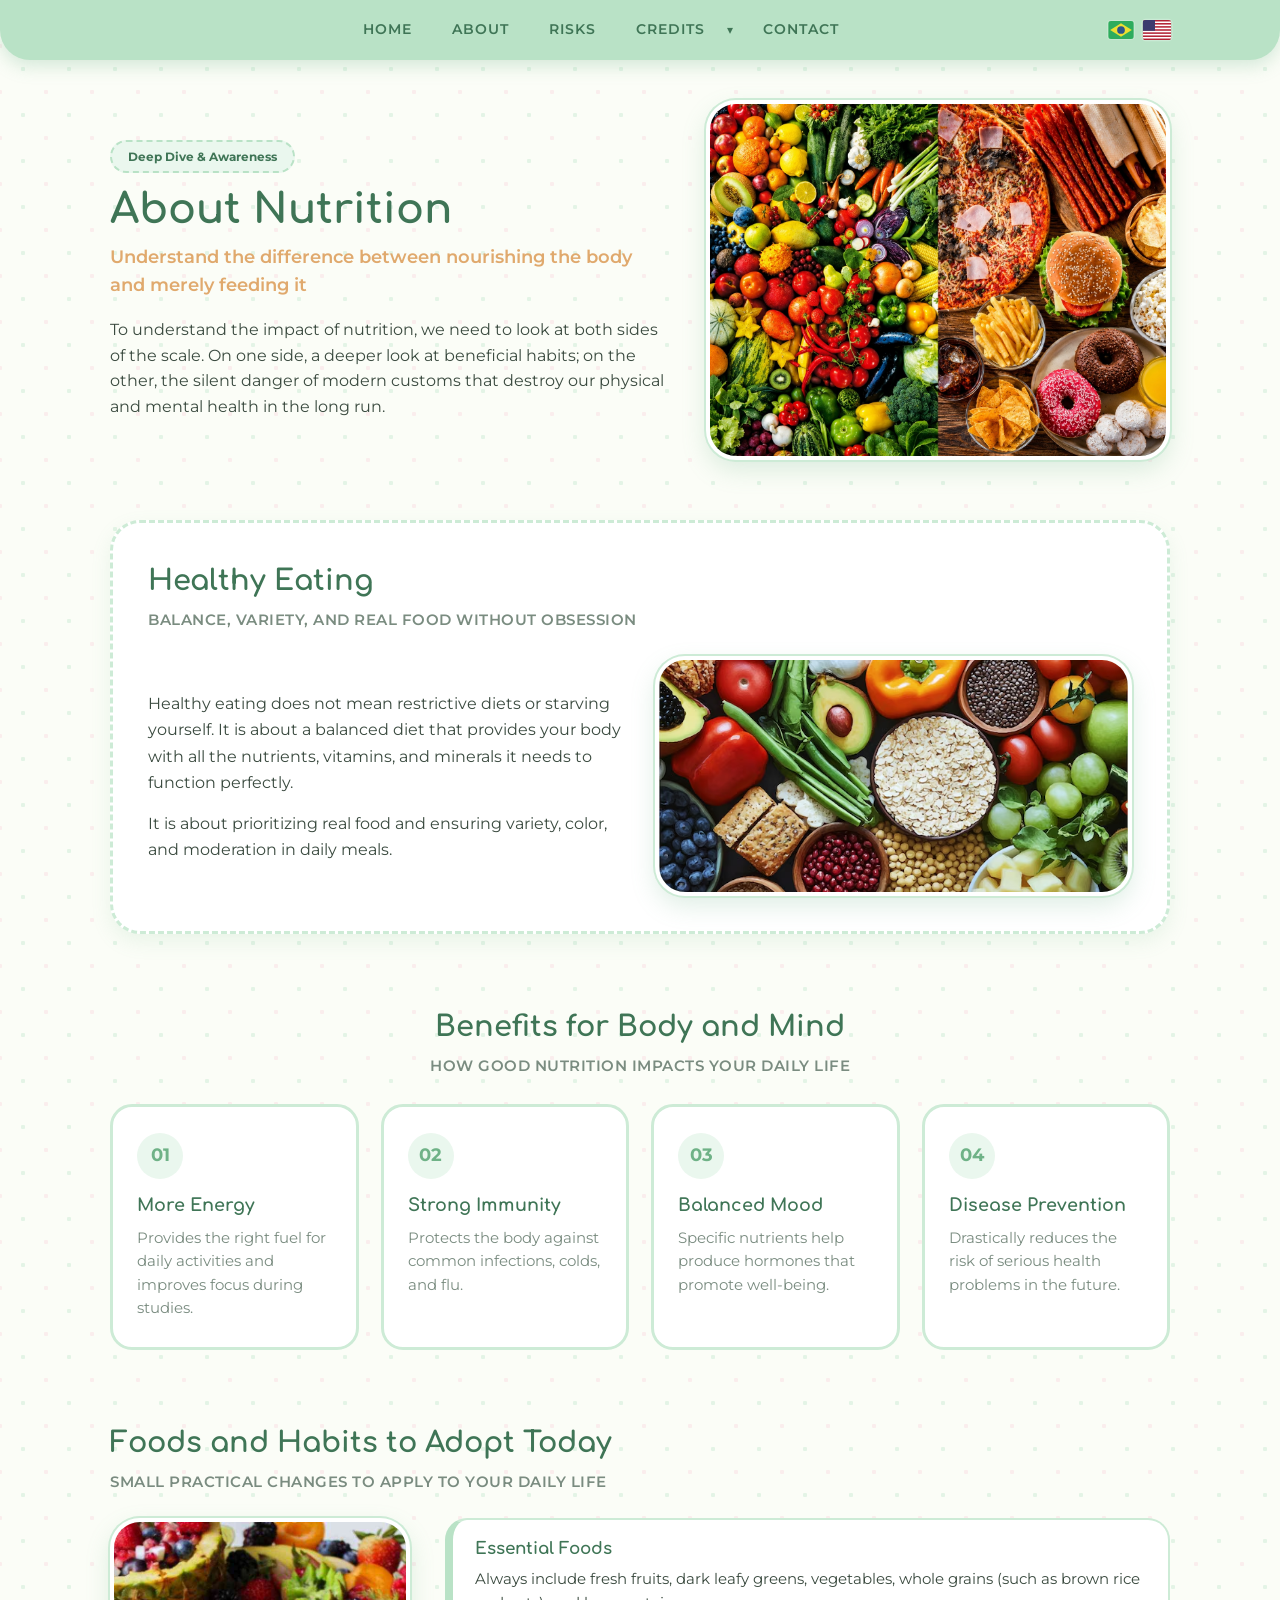
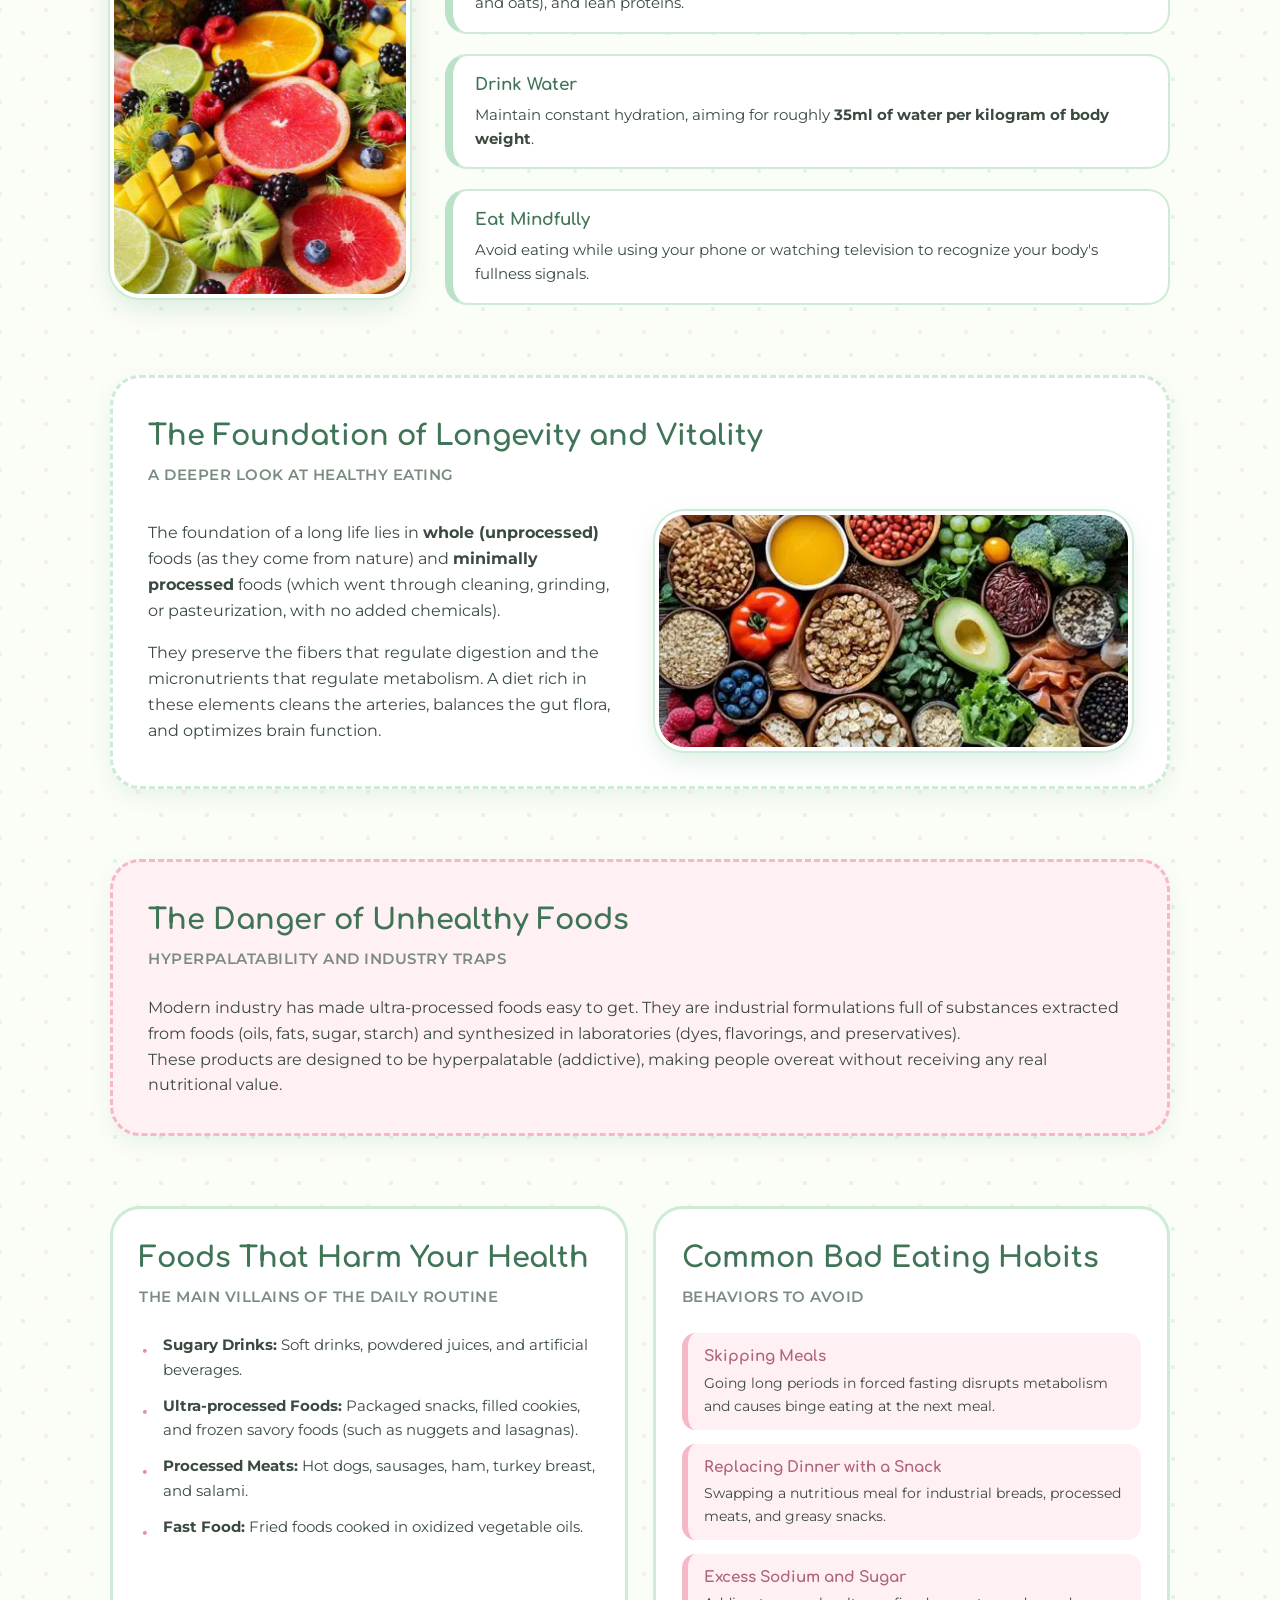
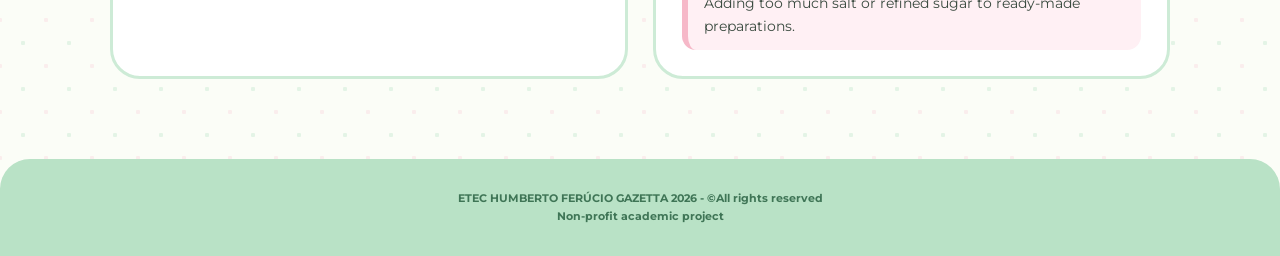
<file: sobreusa.html>
<!DOCTYPE html>
<html lang="en">
<head>
    <meta charset="UTF-8">
    <meta name="viewport" content="width=device-width, initial-scale=1.0">
    <title>About - Healthy Eating</title>
    <link href="https://fonts.googleapis.com/css2?family=Cinzel:wght@400;700;900&family=Montserrat:wght@300;400;600;700&display=swap" rel="stylesheet">
    <link rel="icon" type="image/jpg" href="img/linkrel.jpg">
    <link rel="stylesheet" type="text/css" href="style.css">
</head>
<body> 

    <!-- Menu de Navegação Superior -->
    <header class="menu" id="topo">
        <div class="center">
            <button type="button" class="menu-toggle" aria-label="Open navigation menu" aria-expanded="false" aria-controls="menu-lista">
                <span class="barra"></span>
                <span class="barra"></span>
                <span class="barra"></span>
            </button>
            <ul id="menu-lista">
                <li><a href="indexusa.html" target="iframeprincipal">HOME</a></li>
                <li><a href="sobreusa.html" target="iframeprincipal">ABOUT</a></li>
                <li><a href="problemasusa.html" target="iframeprincipal">RISKS</a></li>
                <li class="menu-dropdown">
                    <span class="menu-item-wrapper">
                        <a href="creditosusa.html" target="iframeprincipal">CREDITS</a>
                        <button type="button" class="seta-dropdown" aria-label="Show credits submenu" aria-expanded="false">&#9662;</button>
                    </span>
                    <ul class="submenu">
                        <li><a href="creditosusa.html#painel-professores" target="iframeprincipal">Advisors</a></li>
                        <li><a href="creditosusa.html#painel-alunos" target="iframeprincipal">Developers</a></li>
                    </ul>
                </li>
                <li><a href="contatousa.html" target="iframeprincipal">CONTACT</a></li>
            </ul>
            <div class="menu-idiomas">
                <a href="sobre.html" class="bandeira-link" title="Português (Brasil)" aria-label="View site in Portuguese"><svg viewBox="0 0 28 20" xmlns="http://www.w3.org/2000/svg" role="img" aria-hidden="true"><rect width="28" height="20" fill="#009B3A"/><polygon points="14,2.5 26,10 14,17.5 2,10" fill="#FEDF00"/><circle cx="14" cy="10" r="4.3" fill="#002776"/></svg></a>
                <a href="sobreusa.html" class="bandeira-link ativa" title="English (USA)" aria-label="View site in English"><svg viewBox="0 0 28 20" xmlns="http://www.w3.org/2000/svg" role="img" aria-hidden="true"><rect width="28" height="20" fill="#B22234"/><g fill="#ffffff"><rect y="1.54" width="28" height="1.54"/><rect y="4.62" width="28" height="1.54"/><rect y="7.69" width="28" height="1.54"/><rect y="10.77" width="28" height="1.54"/><rect y="13.85" width="28" height="1.54"/><rect y="16.92" width="28" height="1.54"/></g><rect width="12" height="10.77" fill="#3C3B6E"/></svg></a>
            </div>
        </div>
    </header>

    <!-- Banner Principal da Página -->
    <section class="hero-section">
        <div class="hero-content">
            <span class="tag-evento">Deep Dive & Awareness</span>
            <h1 class="titulo">About Nutrition</h1>
            <p class="subtitulo-hero">Understand the difference between nourishing the body and merely feeding it</p>
            <p class="hero-texto">
                To understand the impact of nutrition, we need to look at both sides of the scale. On one side, a deeper look at beneficial habits; on the other, the silent danger of modern customs that destroy our physical and mental health in the long run.
            </p>
        </div>
        <div class="foto-container hero-foto">
            <img src="img/foto4.jpg" alt="Whole foods and ultra-processed foods in contrast">
        </div>
    </section>

    <!-- Conteúdo Principal -->
    <main class="conteudo-principal">

        <!-- O que é Alimentação Saudável (Layout em Destaque) -->
        <section class="secao-destaque">
            <div class="secao-header">
                <h2>Healthy Eating</h2>
                <p class="subtitulo-secao">Balance, variety, and real food without obsession</p>
            </div>
            <div class="grid-dois-lados">
                <div class="texto-box">
                    <p>Healthy eating does not mean restrictive diets or starving yourself. It is about a balanced diet that provides your body with all the nutrients, vitamins, and minerals it needs to function perfectly.</p>
                    <p>It is about prioritizing real food and ensuring variety, color, and moderation in daily meals.</p>
                </div>
                <div class="foto-container foto-mediana">
                    <!-- Substitua pela imagem explicativa -->
                    <img src="img/foto2.jpg" alt="Fresh ingredients, grains, and vegetables">
                </div>
            </div>
        </section>

        <!-- Benefícios para o Corpo e a Mente (Grid de Cards) -->
        <section class="secao-beneficios">
            <div class="secao-header centro">
                <h2>Benefits for Body and Mind</h2>
                <p class="subtitulo-secao">How good nutrition impacts your daily life</p>
            </div>

            <div class="cards-grid">
                <div class="card-item">
                    <div class="card-tag">01</div>
                    <h3>More Energy</h3>
                    <p>Provides the right fuel for daily activities and improves focus during studies.</p>
                </div>

                <div class="card-item">
                    <div class="card-tag">02</div>
                    <h3>Strong Immunity</h3>
                    <p>Protects the body against common infections, colds, and flu.</p>
                </div>

                <div class="card-item">
                    <div class="card-tag">03</div>
                    <h3>Balanced Mood</h3>
                    <p>Specific nutrients help produce hormones that promote well-being.</p>
                </div>

                <div class="card-item">
                    <div class="card-tag">04</div>
                    <h3>Disease Prevention</h3>
                    <p>Drastically reduces the risk of serious health problems in the future.</p>
                </div>
            </div>
        </section>

        <!-- Alimentos e Hábitos para Adotar Hoje (Layout Horizontal com Imagem Lateral) -->
        <section class="secao-habitos">
            <div class="secao-header">
                <h2>Foods and Habits to Adopt Today</h2>
                <p class="subtitulo-secao">Small practical changes to apply to your daily life</p>
            </div>

            <div class="habitos-wrapper">
                <div class="foto-container foto-vertical">
                    <!-- Substitua pela foto de hábitos saudáveis -->
                    <img src="img/foto3.jpg" alt="Water bottle and fruits in everyday life">
                </div>
                <div class="lista-habitos">
                    <div class="habito-item">
                        <h4>Essential Foods</h4>
                        <p>Always include fresh fruits, dark leafy greens, vegetables, whole grains (such as brown rice and oats), and lean proteins.</p>
                    </div>

                    <div class="habito-item">
                        <h4>Drink Water</h4>
                        <p>Maintain constant hydration, aiming for roughly <strong>35ml of water per kilogram of body weight</strong>.</p>
                    </div>

                    <div class="habito-item">
                        <h4>Eat Mindfully</h4>
                        <p>Avoid eating while using your phone or watching television to recognize your body's fullness signals.</p>
                    </div>
                </div>
            </div>
        </section>


        <!-- Aprofundando na Alimentação Saudável -->
        <section class="secao-destaque">
            <div class="secao-header">
                <h2>The Foundation of Longevity and Vitality</h2>
                <p class="subtitulo-secao">A Deeper Look at Healthy Eating</p>
            </div>
            <div class="grid-dois-lados">
                <div class="texto-box">
                    <p>The foundation of a long life lies in <strong>whole (unprocessed)</strong> foods (as they come from nature) and <strong>minimally processed</strong> foods (which went through cleaning, grinding, or pasteurization, with no added chemicals).</p>
                    <p>They preserve the fibers that regulate digestion and the micronutrients that regulate metabolism. A diet rich in these elements cleans the arteries, balances the gut flora, and optimizes brain function.</p>
                </div>
                <div class="foto-container foto-mediana">
                    <img src="img/foto5.jpg" alt="Fresh fruits, grains, and vegetables">
                </div>
            </div>
        </section>

        <!-- O Perigo dos Alimentos Não Saudáveis -->
        <section class="secao-destaque alerta">
            <div class="secao-header">
                <h2>The Danger of Unhealthy Foods</h2>
                <p class="subtitulo-secao">Hyperpalatability and industry traps</p>
            </div>
            <p>Modern industry has made ultra-processed foods easy to get. They are industrial formulations full of substances extracted from foods (oils, fats, sugar, starch) and synthesized in laboratories (dyes, flavorings, and preservatives).</p>
            <p>These products are designed to be hyperpalatable (addictive), making people overeat without receiving any real nutritional value.</p>
        </section>

        <!-- Lado a Lado: Alimentos que Fazem Mal vs Maus Hábitos -->
        <div class="grid-dois-containers">
            
            <!-- Container 1: Alimentos que Fazem Mal -->
            <section class="container-detalhe">
                <div class="secao-header">
                    <h2>Foods That Harm Your Health</h2>
                    <p class="subtitulo-secao">The main villains of the daily routine</p>
                </div>
                <ul class="lista-alerta">
                    <li><strong>Sugary Drinks:</strong> Soft drinks, powdered juices, and artificial beverages.</li>
                    <li><strong>Ultra-processed Foods:</strong> Packaged snacks, filled cookies, and frozen savory foods (such as nuggets and lasagnas).</li>
                    <li><strong>Processed Meats:</strong> Hot dogs, sausages, ham, turkey breast, and salami.</li>
                    <li><strong>Fast Food:</strong> Fried foods cooked in oxidized vegetable oils.</li>
                </ul>
            </section>

            <!-- Container 2: Maus Hábitos Alimentares -->
            <section class="container-detalhe">
                <div class="secao-header">
                    <h2>Common Bad Eating Habits</h2>
                    <p class="subtitulo-secao">Behaviors to avoid</p>
                </div>
                <div class="lista-habitos-ruins">
                    <div class="habito-ruim-item">
                        <h4>Skipping Meals</h4>
                        <p>Going long periods in forced fasting disrupts metabolism and causes binge eating at the next meal.</p>
                    </div>
                    <div class="habito-ruim-item">
                        <h4>Replacing Dinner with a Snack</h4>
                        <p>Swapping a nutritious meal for industrial breads, processed meats, and greasy snacks.</p>
                    </div>
                    <div class="habito-ruim-item">
                        <h4>Excess Sodium and Sugar</h4>
                        <p>Adding too much salt or refined sugar to ready-made preparations.</p>
                    </div>
                </div>
            </section>

        </div>

    </main>

    <!-- Rodapé -->
    <footer>
        <div class="footer-center">
            <h5><strong>ETEC HUMBERTO FERÚCIO GAZETTA 2026 - &copyAll rights reserved<br> 
                Non-profit academic project<h5>
        </div>
    </footer>

    <!-- Script do Submenu (Dropdown) de Créditos -->
    <script>
        (function () {
            var itemDropdown = document.querySelector('.menu-dropdown');
            var botaoSeta = document.querySelector('.seta-dropdown');

            if (!itemDropdown || !botaoSeta) return;

            function fecharDropdown() {
                itemDropdown.classList.remove('aberto');
                botaoSeta.setAttribute('aria-expanded', 'false');
            }

            botaoSeta.addEventListener('click', function (evento) {
                evento.preventDefault();
                evento.stopPropagation();
                var estaAberto = itemDropdown.classList.toggle('aberto');
                botaoSeta.setAttribute('aria-expanded', estaAberto ? 'true' : 'false');
            });

            document.addEventListener('click', function (evento) {
                if (!itemDropdown.contains(evento.target)) {
                    fecharDropdown();
                }
            });

            document.addEventListener('keydown', function (evento) {
                if (evento.key === 'Escape') {
                    fecharDropdown();
                }
            });
        })();
    </script>

    <!-- Botão Voltar ao Topo -->
    <button type="button" id="btn-topo" class="btn-topo" aria-label="Back to top">&#9650;</button>

    <script>
        (function () {
            var btnTopo = document.getElementById('btn-topo');
            var cabecalho = document.getElementById('topo');

            function verificarScroll() {
                if (window.scrollY > 250) {
                    btnTopo.classList.add('visivel');
                } else {
                    btnTopo.classList.remove('visivel');
                }
            }

            window.addEventListener('scroll', verificarScroll);
            verificarScroll();

            btnTopo.addEventListener('click', function () {
                window.scrollTo({ top: 0, behavior: 'smooth' });
                if (cabecalho && typeof cabecalho.focus === 'function') {
                    cabecalho.setAttribute('tabindex', '-1');
                    cabecalho.focus({ preventScroll: true });
                }
            });
        })();
    </script>

    <!-- Script do Menu Hambúrguer (celular) -->
    <script>
        (function () {
            var menu = document.getElementById('topo');
            var botao = menu ? menu.querySelector('.menu-toggle') : null;
            if (!menu || !botao) return;

            function fecharMenu() {
                menu.classList.remove('menu-aberto');
                botao.setAttribute('aria-expanded', 'false');
            }

            botao.addEventListener('click', function (evento) {
                evento.stopPropagation();
                var aberto = menu.classList.toggle('menu-aberto');
                botao.setAttribute('aria-expanded', aberto ? 'true' : 'false');
            });

            // Clicar fora do menu fecha
            document.addEventListener('click', function (evento) {
                if (!menu.contains(evento.target)) {
                    fecharMenu();
                }
            });

            // ESC fecha
            document.addEventListener('keydown', function (evento) {
                if (evento.key === 'Escape') {
                    fecharMenu();
                }
            });

            // Se a tela voltar a ser grande (ex.: girar o celular), fecha o menu
            window.addEventListener('resize', function () {
                if (window.innerWidth > 768) {
                    fecharMenu();
                }
            });
        })();
    </script>

</body>
</html>
</file>
<file: style.css>
@import url('https://fonts.googleapis.com/css2?family=Comfortaa:wght@400;500;600;700&family=Montserrat:wght@300;400;600;700&display=swap');

:root {
  /* Cores pastel */
  --bg-page: #fbfdf7;
  --bg-card: #ffffff;
  --menu-bg: #b9e2c6;
  --green-dark: #3f7556;
  --green-main: #6fb287;
  --green-main-hover: #5aa075;
  --green-light: #eaf7ee;
  --green-border: #cdebd6;
  --text-main: #3a4a3f;
  --text-muted: #7a8c80;
  --accent-gold: #e0a96d;
  --pink: #f6b8c8;
  --pink-light: #fff0f4;

  /* Arredondamento */
  --radius-sm: 14px;
  --radius: 22px;
  --radius-lg: 30px;

  --fonte-titulo: 'Comfortaa', 'Montserrat', sans-serif;
  --fonte-texto: 'Montserrat', sans-serif;
}

/* Reset Básico */
* {
  margin: 0;
  padding: 0;
  box-sizing: border-box;
}

/* Restaura o reset do projeto: o Bootstrap (carregado antes) volta a colocar
   margem e padding em listas, parágrafos e títulos, o que engordava o menu */
ul, ol, dl, p, h1, h2, h3, h4, h5, h6 {
  margin: 0;
  padding: 0;
}

h1, h2, h3, h4, h5, h6 {
  font-family: var(--fonte-titulo);
  font-weight: 700;
  line-height: inherit;
}

/* Tamanhos padrão do navegador (o Bootstrap aumenta todos os títulos) */
h1 { font-size: 2em; }
h2 { font-size: 1.5em; }
h3 { font-size: 1.17em; }
h4 { font-size: 1em; }
h5 { font-size: 0.83em; }
h6 { font-size: 0.67em; }

body {
  font-family: var(--fonte-texto);
  background-color: var(--bg-page);
  /* bolinhas bem suaves no fundo */
  background-image:
    radial-gradient(circle, rgba(185, 226, 198, 0.35) 2px, transparent 2.5px),
    radial-gradient(circle, rgba(246, 184, 200, 0.22) 2px, transparent 2.5px);
  background-size: 46px 46px, 46px 46px;
  background-position: 0 0, 23px 23px;
  color: var(--text-main);
  line-height: 1.6;
}

/* Detalhes gerais */
::selection {
  background: var(--pink);
  color: #5a3a44;
}

html {
  scrollbar-color: var(--green-main) var(--green-light);
}

::-webkit-scrollbar {
  width: 12px;
}

::-webkit-scrollbar-track {
  background: var(--green-light);
}

::-webkit-scrollbar-thumb {
  background: var(--menu-bg);
  border-radius: 20px;
  border: 3px solid var(--green-light);
}

/* Menu de Navegação Superior */
.menu {
  background-color: var(--menu-bg);
  padding: 12px 0;
  position: sticky;
  top: 0;
  z-index: 100;
  border-radius: 0 0 var(--radius-lg) var(--radius-lg);
  box-shadow: 0 6px 18px rgba(111, 178, 135, 0.28);
}

.menu .center {
  max-width: 1100px;
  margin: 0 auto;
  padding: 0 20px;
  display: flex;
  align-items: center;
  justify-content: space-between;
  gap: 16px;
  flex-wrap: wrap;
}

.menu ul {
  list-style: none;
  display: flex;
  justify-content: center;
  gap: 8px;
  flex-wrap: wrap;
  flex: 1;
}

.menu ul li a {
  display: inline-block;
  color: var(--green-dark);
  text-decoration: none;
  font-family: var(--fonte-texto);
  font-weight: 600;
  font-size: 0.85rem;
  letter-spacing: 1px;
  padding: 7px 16px;
  border-radius: 999px;
  transition: background-color 0.2s, color 0.2s, transform 0.2s;
}

.menu ul li a:hover {
  background-color: #ffffff;
  color: var(--green-dark);
  transform: translateY(-2px);
}

/* Bandeiras de Idioma (iguais às originais) */
.menu-idiomas {
  display: flex;
  align-items: center;
  gap: 10px;
  flex-shrink: 0;
}

.bandeira-link {
  display: inline-flex;
  align-items: center;
  justify-content: center;
  line-height: 0;
  text-decoration: none;
  border-radius: 3px;
  overflow: hidden;
  opacity: 0.75;
  box-shadow: 0 0 0 1px rgba(255, 255, 255, 0.25);
  transition: opacity 0.2s, transform 0.2s;
}

.bandeira-link svg {
  display: block;
  width: 26px;
  height: 18px;
}

.bandeira-link:hover,
.bandeira-link.ativa {
  opacity: 1;
  transform: scale(1.12);
}

/* Botão hambúrguer (3 tracinhos): escondido no computador */
.menu-toggle {
  display: none;
  background: none;
  border: none;
  cursor: pointer;
  padding: 8px;
  flex-direction: column;
  justify-content: center;
  gap: 5px;
}

.menu-toggle .barra {
  display: block;
  width: 26px;
  height: 4px;
  background-color: var(--green-dark);
  border-radius: 999px;
  transition: transform 0.25s ease, opacity 0.2s ease;
}

.menu-toggle:hover .barra {
  background-color: #ffffff;
}

/* Vira um "X" quando o menu está aberto */
.menu.menu-aberto .menu-toggle .barra:nth-child(1) {
  transform: translateY(9px) rotate(45deg);
}

.menu.menu-aberto .menu-toggle .barra:nth-child(2) {
  opacity: 0;
}

.menu.menu-aberto .menu-toggle .barra:nth-child(3) {
  transform: translateY(-9px) rotate(-45deg);
}

/* Item de menu com submenu (dropdown) */
.menu-dropdown {
  position: relative;
}

.menu-item-wrapper {
  display: inline-flex;
  align-items: center;
}

.seta-dropdown {
  background: none;
  border: none;
  color: var(--green-dark);
  cursor: pointer;
  font-size: 0.75rem;
  padding: 4px 6px;
  line-height: 1;
  transition: color 0.2s, transform 0.2s;
}

.seta-dropdown:hover {
  color: #ffffff;
}

.menu-dropdown:hover .seta-dropdown,
.menu-dropdown.aberto .seta-dropdown {
  transform: rotate(180deg);
  color: #ffffff;
}

.submenu {
  list-style: none;
  position: absolute;
  top: 100%;
  left: 50%;
  transform: translateX(-50%) translateY(6px);
  background-color: #ffffff;
  border: 2px solid var(--menu-bg);
  border-radius: var(--radius);
  min-width: 170px;
  padding: 8px;
  margin-top: 10px;
  opacity: 0;
  visibility: hidden;
  pointer-events: none;
  transition: opacity 0.2s ease, transform 0.2s ease, visibility 0.8s;
  box-shadow: 0 12px 28px rgba(111, 178, 135, 0.3);
  z-index: 150;
}

/* Ponte invisível sobre o espaço de 10px entre "Créditos" e o submenu:
   sem ela o mouse "sai" do item ao descer e o submenu some antes do clique */
.submenu::before {
  content: "";
  position: absolute;
  left: 0;
  right: 0;
  top: -12px;
  height: 12px;
}

.menu-dropdown:hover .submenu,
.menu-dropdown.aberto .submenu {
  opacity: 1;
  visibility: visible;
  pointer-events: auto;
  transform: translateX(-50%) translateY(0);
}

.submenu li a {
  display: block;
  padding: 9px 18px;
  font-size: 0.78rem;
  letter-spacing: 0.5px;
  white-space: nowrap;
  text-align: center;
  border-radius: var(--radius-sm);
}

.submenu li a:hover {
  background-color: var(--green-light);
  color: var(--green-dark);
}

/* Containers Globais de Fotos */
.foto-container {
  overflow: hidden;
  border-radius: var(--radius-lg);
  background-color: var(--green-light);
  border: 4px solid #ffffff;
  box-shadow: 0 0 0 2px var(--green-border), 0 10px 24px rgba(111, 178, 135, 0.22);
}

.foto-container img {
  width: 100%;
  height: 100%;
  object-fit: cover;
  display: block;
  transition: transform 0.3s ease;
}

.foto-container img:hover {
  transform: scale(1.04);
}

/* Headings e Subtítulos */
.secao-header {
  margin-bottom: 24px;
}

.secao-header.centro {
  text-align: center;
}

.titulo-contato {
  margin-top: 50px;
  margin-bottom: 0;
}

h2 {
  font-family: var(--fonte-titulo);
  color: var(--green-dark);
  font-size: 1.8rem;
  font-weight: 700;
}

.subtitulo-secao {
  color: var(--text-muted);
  font-size: 0.95rem;
  font-weight: 600;
  margin-top: 4px;
  text-transform: uppercase;
  letter-spacing: 0.5px;
}

/* --- Hero Section (Apresentação Principal) --- */
.hero-section {
  max-width: 1100px;
  margin: 40px auto 60px auto;
  padding: 0 20px;
  display: grid;
  grid-template-columns: 1.2fr 1fr;
  gap: 40px;
  align-items: center;
}

.tag-evento {
  display: inline-block;
  background-color: var(--green-light);
  color: var(--green-dark);
  font-family: var(--fonte-texto);
  font-size: 0.75rem;
  font-weight: 700;
  padding: 5px 16px;
  border-radius: 999px;
  border: 2px dashed var(--menu-bg);
  margin-bottom: 12px;
}

/* Hero da index: título centralizado e carrossel do Bootstrap embaixo */
.hero-section.hero-centralizado {
  display: flex;
  flex-direction: column;
  align-items: center;
  text-align: center;
  gap: 30px;
}

.hero-centralizado .hero-content {
  width: 100%;
  text-align: center;
}

.hero-carrossel {
  width: 100%;
  max-width: 900px;
  margin: 0 auto;
  border-radius: var(--radius-lg);
  border: 6px solid #ffffff;
  box-shadow: 0 0 0 3px var(--menu-bg), 0 14px 30px rgba(111, 178, 135, 0.28);
  overflow: hidden;
}

.hero-carrossel .carousel-item img {
  width: 100%;
  height: 480px;
  object-fit: cover;
  border-radius: 0;
}

/* indicadores do carrossel redondinhos */
.hero-carrossel .carousel-indicators [data-bs-target] {
  width: 12px;
  height: 12px;
  border-radius: 50%;
  border: none;
  background-color: #ffffff;
}

h1.titulo {
  font-family: var(--fonte-titulo);
  color: var(--green-dark);
  font-size: 2.6rem;
  font-weight: 700;
  line-height: 1.2;
  margin-bottom: 8px;
}

.subtitulo-hero {
  font-size: 1.1rem;
  color: var(--accent-gold);
  font-weight: 600;
  margin-bottom: 18px;
}

.hero-texto {
  font-size: 1rem;
  color: var(--text-main);
}

.hero-foto {
  height: 360px;
  animation: flutuar 5s ease-in-out infinite;
}

@keyframes flutuar {
  0%, 100% { transform: translateY(0); }
  50% { transform: translateY(-8px); }
}

/* --- Layout Geral do Conteúdo --- */
.conteudo-principal {
  max-width: 1100px;
  margin: 0 auto;
  padding: 0 20px 60px 20px;
  display: flex;
  flex-direction: column;
  gap: 70px;
}

/* --- Seção Destaque (O que é) --- */
.secao-destaque {
  background-color: var(--bg-card);
  padding: 35px;
  border-radius: var(--radius-lg);
  border: 3px dashed var(--green-border);
  box-shadow: 0 8px 20px rgba(111, 178, 135, 0.12);
}

.grid-dois-lados {
  display: grid;
  grid-template-columns: 1fr 1fr;
  gap: 30px;
  align-items: center;
}

.texto-box p {
  margin-bottom: 15px;
  font-size: 1.02rem;
}

.texto-box p:last-child {
  margin-bottom: 0;
}

.foto-mediana {
  height: 240px;
}

/* --- Seção Benefícios (Grid 4 Cards) --- */
.cards-grid {
  display: grid;
  grid-template-columns: repeat(auto-fit, minmax(230px, 1fr));
  gap: 22px;
  margin-top: 25px;
}

.card-item {
  background-color: var(--bg-card);
  border: 3px solid var(--green-border);
  padding: 26px 24px;
  border-radius: var(--radius);
  position: relative;
  transition: transform 0.25s ease, box-shadow 0.25s ease, border-color 0.25s ease;
}

.card-item:hover {
  transform: translateY(-6px);
  border-color: var(--menu-bg);
  box-shadow: 0 14px 26px rgba(111, 178, 135, 0.25);
}

/* coraçãozinho no canto, só nos cards dos créditos */
.creditos-card::after {
  content: "♡";
  position: absolute;
  top: 12px;
  right: 18px;
  color: var(--pink);
  font-size: 1.2rem;
  transition: transform 0.25s ease;
}

.creditos-card:hover::after {
  content: "♥";
  transform: scale(1.35);
}

.card-tag {
  display: inline-flex;
  align-items: center;
  justify-content: center;
  min-width: 46px;
  height: 46px;
  padding: 0 10px;
  border-radius: 50%;
  background-color: var(--green-light);
  color: var(--green-main);
  font-family: var(--fonte-texto);
  font-size: 1.1rem;
  font-weight: 700;
  margin-bottom: 12px;
}

.card-item h3 {
  color: var(--green-dark);
  font-size: 1.1rem;
  margin-bottom: 8px;
}

.card-item p {
  font-size: 0.92rem;
  color: var(--text-muted);
}

/* --- Seção Hábitos (Fotos + Lista Estilizada) --- */
.habitos-wrapper {
  display: grid;
  grid-template-columns: 300px 1fr;
  gap: 35px;
  align-items: start;
}

.foto-vertical {
  height: 380px;
}

.lista-habitos {
  display: flex;
  flex-direction: column;
  gap: 20px;
}

.habito-item {
  padding: 16px 22px;
  background-color: var(--bg-card);
  border-left: 8px solid var(--menu-bg);
  border-radius: var(--radius);
  border-top: 2px solid var(--green-border);
  border-right: 2px solid var(--green-border);
  border-bottom: 2px solid var(--green-border);
  transition: transform 0.2s ease;
}

.habito-item:hover {
  transform: translateX(6px);
}

.habito-item h4 {
  color: var(--green-dark);
  font-size: 1.05rem;
  margin-bottom: 4px;
}

.habito-item p {
  font-size: 0.95rem;
  color: var(--text-main);
}

/* --- Formulário de Contato (tabela) --- */
.tabela-contato {
  width: 100%;
  border-collapse: collapse;
}

.tabela-contato td {
  padding: 12px 10px;
  vertical-align: middle;
}

.tabela-contato td:first-child {
  width: 210px;
  color: var(--green-dark);
  font-size: 0.95rem;
}

.tabela-contato td:first-child b {
  font-weight: 600;
}

/* Mensagem de ajuda em tempo real embaixo de cada campo */
.tabela-contato .dica {
  display: block;
  margin-top: 6px;
  min-height: 1.3em;
  font-size: 0.82rem;
  color: var(--text-muted);
}

.tabela-contato .dica.erro {
  color: #d9626b;
  font-weight: 600;
}

.tabela-contato .dica.ok {
  color: var(--green-main);
  font-weight: 600;
}

/* Aviso "(opcional)" embaixo do nome do campo */
.tabela-contato .opcional {
  display: block;
  color: var(--text-muted);
  font-size: 0.8rem;
  font-weight: 400;
}

.tabela-contato input[type="text"],
.tabela-contato input[type="password"],
.tabela-contato textarea {
  width: 100%;
  max-width: 420px;
  padding: 12px 18px;
  border: 2px solid var(--green-border);
  border-radius: var(--radius);
  font-family: var(--fonte-texto);
  font-size: 0.95rem;
  background-color: var(--bg-page);
  color: var(--text-main);
  transition: border-color 0.2s, box-shadow 0.2s;
}

.tabela-contato input[type="text"]:focus,
.tabela-contato input[type="password"]:focus,
.tabela-contato textarea:focus {
  outline: none;
  border-color: var(--green-main);
  box-shadow: 0 0 0 4px rgba(111, 178, 135, 0.2);
}

.tabela-contato textarea {
  resize: none;
  min-height: 120px;
  font-family: var(--fonte-texto);
}

.botao-enviar,
.botao-limpar {
  display: inline-block;
  padding: 12px 32px;
  border-radius: 999px;
  font-family: var(--fonte-texto);
  font-weight: 700;
  font-size: 0.85rem;
  letter-spacing: 0.5px;
  text-transform: uppercase;
  cursor: pointer;
  transition: background-color 0.2s, color 0.2s, transform 0.15s, box-shadow 0.2s;
}

.botao-enviar {
  background-color: var(--green-main);
  color: #ffffff;
  border: none;
  box-shadow: 0 5px 0 #5aa075;
}

.botao-enviar:hover {
  background-color: var(--green-main-hover);
  transform: translateY(-2px);
}

.botao-limpar {
  background-color: var(--pink-light);
  border: 2px solid var(--pink);
  color: #b0647a;
}

.botao-limpar:hover {
  background-color: var(--pink);
  color: #ffffff;
}

.botao-enviar:active,
.botao-limpar:active {
  transform: scale(0.96);
  box-shadow: none;
}

@media (max-width: 600px) {
  .tabela-contato,
  .tabela-contato tbody,
  .tabela-contato tr,
  .tabela-contato td {
    display: block;
    width: 100%;
  }

  .tabela-contato td:first-child {
    padding-bottom: 4px;
  }

  .tabela-contato td:last-child {
    padding-top: 0;
    margin-bottom: 10px;
  }

  .tabela-contato input[type="text"],
  .tabela-contato input[type="password"],
  .tabela-contato textarea {
    max-width: 100%;
  }
}

/* --- Créditos: Submenu Alunos / Professores --- */
.creditos-tabs {
  display: flex;
  justify-content: center;
  gap: 14px;
  margin-bottom: 30px;
  flex-wrap: wrap;
}

.tab-creditos {
  padding: 10px 30px;
  border-radius: 999px;
  border: 2px solid var(--green-border);
  background-color: var(--bg-card);
  color: var(--green-dark);
  font-family: var(--fonte-texto);
  font-weight: 600;
  font-size: 0.85rem;
  letter-spacing: 0.5px;
  text-transform: uppercase;
  cursor: pointer;
  transition: background-color 0.2s, color 0.2s, transform 0.2s;
}

.tab-creditos:hover {
  background-color: var(--green-light);
  transform: translateY(-2px);
}

.tab-creditos.ativa {
  background-color: var(--green-main);
  border-color: var(--green-main);
  color: #ffffff;
}

.painel-creditos {
  display: none;
}

.painel-creditos.ativo {
  display: block;
}

.creditos-grid {
  margin-top: 0;
}

.creditos-card {
  text-align: center;
  display: flex;
  flex-direction: column;
  align-items: center;
  gap: 6px;
}

.creditos-avatar {
  width: 70px;
  height: 70px;
  border-radius: 50%;
  background-color: var(--green-light);
  color: var(--green-dark);
  display: flex;
  align-items: center;
  justify-content: center;
  font-family: var(--fonte-texto);
  font-weight: 700;
  font-size: 1.4rem;
  border: 3px dashed var(--menu-bg);
  margin-bottom: 8px;
}

.creditos-card h3 {
  color: var(--green-dark);
  font-size: 1.02rem;
}

.creditos-funcao {
  color: var(--text-muted);
  font-size: 0.82rem;
  text-transform: uppercase;
  letter-spacing: 0.5px;
}

.creditos-mensagem {
  text-align: center;
  font-size: 1rem;
  color: var(--text-main);
}

.creditos-destaque {
  display: block;
  font-family: var(--fonte-titulo);
  color: var(--green-dark);
  font-weight: 700;
  font-size: 1.15rem;
  margin-bottom: 10px;
}

/* --- Botão Voltar ao Topo (seta flutuante) --- */
.btn-topo {
  position: fixed;
  right: 22px;
  bottom: 26px;
  width: 48px;
  height: 48px;
  border: 3px solid #ffffff;
  border-radius: 50%;
  background-color: var(--green-main);
  color: #ffffff;
  font-size: 1.05rem;
  line-height: 1;
  cursor: pointer;
  display: flex;
  align-items: center;
  justify-content: center;
  box-shadow: 0 6px 14px rgba(111, 178, 135, 0.45);
  opacity: 0;
  visibility: hidden;
  transform: translateY(12px);
  transition: opacity 0.25s ease, transform 0.25s ease, background-color 0.2s ease, visibility 0.25s;
  z-index: 200;
}

.btn-topo.visivel {
  opacity: 1;
  visibility: visible;
  transform: translateY(0);
}

.btn-topo:hover {
  background-color: var(--green-main-hover);
  transform: translateY(-4px) scale(1.08);
}

@media (max-width: 500px) {
  .btn-topo {
    right: 16px;
    bottom: 18px;
    width: 42px;
    height: 42px;
  }
}

/* --- Caixa de link para o Guia Alimentar (PDF) --- */
.guia-box {
  display: flex;
  align-items: center;
  gap: 24px;
  background-color: var(--green-light);
  border: 3px dashed var(--menu-bg);
  border-radius: var(--radius-lg);
  padding: 26px 30px;
}

.guia-icone {
  font-size: 2.6rem;
  line-height: 1;
  flex-shrink: 0;
}

.guia-texto {
  flex: 1;
}

.guia-box h2 {
  font-size: 1.35rem;
  margin-bottom: 4px;
}

.guia-box p {
  font-size: 0.95rem;
  color: var(--text-main);
  margin-top: 6px;
}

.botao-guia {
  flex-shrink: 0;
  display: inline-block;
  padding: 12px 28px;
  border-radius: 999px;
  background-color: var(--green-main);
  color: #ffffff;
  font-family: var(--fonte-texto);
  font-weight: 700;
  font-size: 0.85rem;
  letter-spacing: 0.5px;
  text-transform: uppercase;
  text-decoration: none;
  box-shadow: 0 5px 0 #5aa075;
  transition: background-color 0.2s, transform 0.15s;
}

.botao-guia:hover {
  background-color: var(--green-main-hover);
  transform: translateY(-2px);
}

.botao-guia:active {
  transform: scale(0.96);
  box-shadow: none;
}

@media (max-width: 700px) {
  .guia-box {
    flex-direction: column;
    text-align: center;
  }
}

/* --- Rodapé --- */
footer {
  background-color: var(--menu-bg);
  color: var(--green-dark);
  padding: 30px 20px;
  text-align: center;
  font-size: 0.85rem;
  border-radius: var(--radius-lg) var(--radius-lg) 0 0;
  margin-top: 20px;
}

footer p {
  margin-bottom: 4px;
}

footer h5 {
  font-family: var(--fonte-texto);
  font-weight: 700;
}

/* --- Responsividade (Telas Menores / Celular) --- */
@media (max-width: 850px) {
  .hero-section {
    grid-template-columns: 1fr;
    gap: 25px;
  }

  .hero-section.hero-centralizado {
    gap: 25px;
  }

  .hero-foto {
    height: 250px;
  }

  .hero-carrossel .carousel-item img {
    height: 260px;
  }

  .grid-dois-lados {
    grid-template-columns: 1fr;
  }

  .habitos-wrapper {
    grid-template-columns: 1fr;
  }

  .foto-vertical {
    height: 220px;
  }
}

@media (max-width: 500px) {
  h1.titulo {
    font-size: 2rem;
  }

  h2 {
    font-size: 1.4rem;
  }

  .secao-destaque {
    padding: 20px;
  }
}

/* ===================================================
   Complementos para as páginas Sobre e Problemas
   =================================================== */

/* Grid para os dois containers lado a lado */
.grid-dois-containers {
  display: grid;
  grid-template-columns: 1fr 1fr;
  gap: 25px;
}

.container-detalhe {
  background-color: var(--bg-card);
  border: 3px solid var(--green-border);
  border-radius: var(--radius-lg);
  padding: 26px;
}

/* Lista de alimentos em alerta */
.lista-alerta {
  list-style: none;
}

.lista-alerta li {
  position: relative;
  padding-left: 24px;
  margin-bottom: 12px;
  font-size: 0.95rem;
}

.lista-alerta li::before {
  content: "•";
  color: #e8909c;
  font-size: 1.6rem;
  position: absolute;
  left: 2px;
  top: -4px;
}

/* Lista de maus hábitos em tom rosinha */
.lista-habitos-ruins {
  display: flex;
  flex-direction: column;
  gap: 14px;
}

.habito-ruim-item {
  background-color: var(--pink-light);
  border-left: 6px solid var(--pink);
  padding: 12px 16px;
  border-radius: var(--radius-sm);
}

.habito-ruim-item h4 {
  color: #b0647a;
  font-size: 0.95rem;
  margin-bottom: 2px;
}

.habito-ruim-item p {
  font-size: 0.9rem;
  color: var(--text-main);
}

/* Variação visual para seções de alerta */
.secao-destaque.alerta {
  border-color: var(--pink);
  background-color: var(--pink-light);
}

.alerta-tag {
  background-color: var(--pink-light);
  color: #b0647a;
  border-color: var(--pink);
}

.grid-doencas .card-doenca {
  border-top: 8px solid var(--menu-bg);
}

.aviso-box {
  background-color: var(--green-light);
  border-color: var(--menu-bg);
}

/* Responsividade adicional */
@media (max-width: 850px) {
  .grid-dois-containers {
    grid-template-columns: 1fr;
  }
}

/* ===================================================
   Formulário de contato: campos obrigatórios, placeholder e avaliação
   =================================================== */
.obrigatorio {
  color: #e8909c;
}

.tabela-contato input::placeholder,
.tabela-contato textarea::placeholder {
  color: var(--text-muted);
  opacity: 0.7;
}

.tabela-contato input:user-invalid,
.tabela-contato textarea:user-invalid {
  border-color: #e8909c;
}

/* Avaliação: select de 0 a 5 */
.tabela-contato select {
  width: 100%;
  max-width: 200px;
  padding: 12px 18px;
  border: 2px solid var(--green-border);
  border-radius: var(--radius);
  font-family: var(--fonte-texto);
  font-size: 0.95rem;
  background-color: var(--bg-page);
  color: var(--text-main);
  cursor: pointer;
  transition: border-color 0.2s, box-shadow 0.2s;
}

.tabela-contato select:focus {
  outline: none;
  border-color: var(--green-main);
  box-shadow: 0 0 0 4px rgba(111, 178, 135, 0.2);
}

.tabela-contato select:user-invalid {
  border-color: #e8909c;
}

/* Estrelas: ordem 5→1 no HTML + row-reverse permite destacar as anteriores */
.estrelas {
  position: relative;
  display: flex;
  flex-direction: row-reverse;
  justify-content: flex-end;
  gap: 4px;
}

.estrelas input {
  position: absolute;
  opacity: 0;
  width: 1px;
  height: 1px;
}

.estrelas label {
  font-size: 2.2rem;
  line-height: 1;
  color: var(--green-border);
  cursor: pointer;
  transition: color 0.15s, transform 0.15s;
}

.estrelas label:hover,
.estrelas label:hover ~ label,
.estrelas input:checked ~ label {
  color: #f3c97a;
}

.estrelas label:hover {
  transform: scale(1.15);
}

.estrelas input:focus-visible + label {
  outline: 2px solid var(--green-main);
  outline-offset: 2px;
  border-radius: 8px;
}

/* --- Menu no celular / tela pequena --- */
@media (max-width: 768px) {
  .menu .center {
    flex-wrap: nowrap;
    justify-content: space-between;
  }

  .menu-toggle {
    display: flex;
  }

  /* Lista de tópicos: escondida até clicar nos 3 tracinhos */
  .menu ul#menu-lista {
    display: none;
    position: absolute;
    top: 100%;
    left: 12px;
    right: 12px;
    flex-direction: column;
    flex-wrap: nowrap;
    gap: 0;
    padding: 10px 0 14px;
    background-color: #ffffff;
    border: 3px solid var(--menu-bg);
    border-radius: var(--radius-lg);
    margin-top: 8px;
    box-shadow: 0 12px 24px rgba(111, 178, 135, 0.3);
    max-height: calc(100vh - 90px);
    overflow-y: auto;
  }

  .menu.menu-aberto ul#menu-lista {
    display: flex;
  }

  .menu ul#menu-lista > li {
    text-align: center;
  }

  .menu ul#menu-lista > li > a,
  .menu-item-wrapper > a {
    display: block;
    padding: 14px 20px;
    border-radius: var(--radius-sm);
  }

  .menu-item-wrapper {
    display: flex;
    justify-content: center;
    align-items: center;
  }

  .menu-item-wrapper > a {
    padding-right: 6px;
  }

  .menu .seta-dropdown {
    padding: 12px 14px;
    font-size: 0.85rem;
  }

  /* Submenu de Créditos: abre embaixo, dentro da lista (sem hover no toque) */
  .menu .submenu {
    display: none;
    position: static;
    transform: none;
    opacity: 1;
    visibility: visible;
    pointer-events: auto;
    min-width: 0;
    margin: 0 14px;
    padding: 4px 0;
    border: none;
    border-radius: var(--radius);
    box-shadow: none;
    background-color: var(--green-light);
  }

  .menu .submenu::before {
    display: none;
  }

  .menu .menu-dropdown:hover .submenu {
    transform: none;
  }

  .menu .menu-dropdown.aberto .submenu {
    display: block;
    transform: none;
  }

  .menu .submenu li a {
    padding: 11px 20px;
  }
}

/* Respeita quem prefere sem animação */
@media (prefers-reduced-motion: reduce) {
  *, *::before, *::after {
    animation: none !important;
    transition: none !important;
  }
}
</file>
